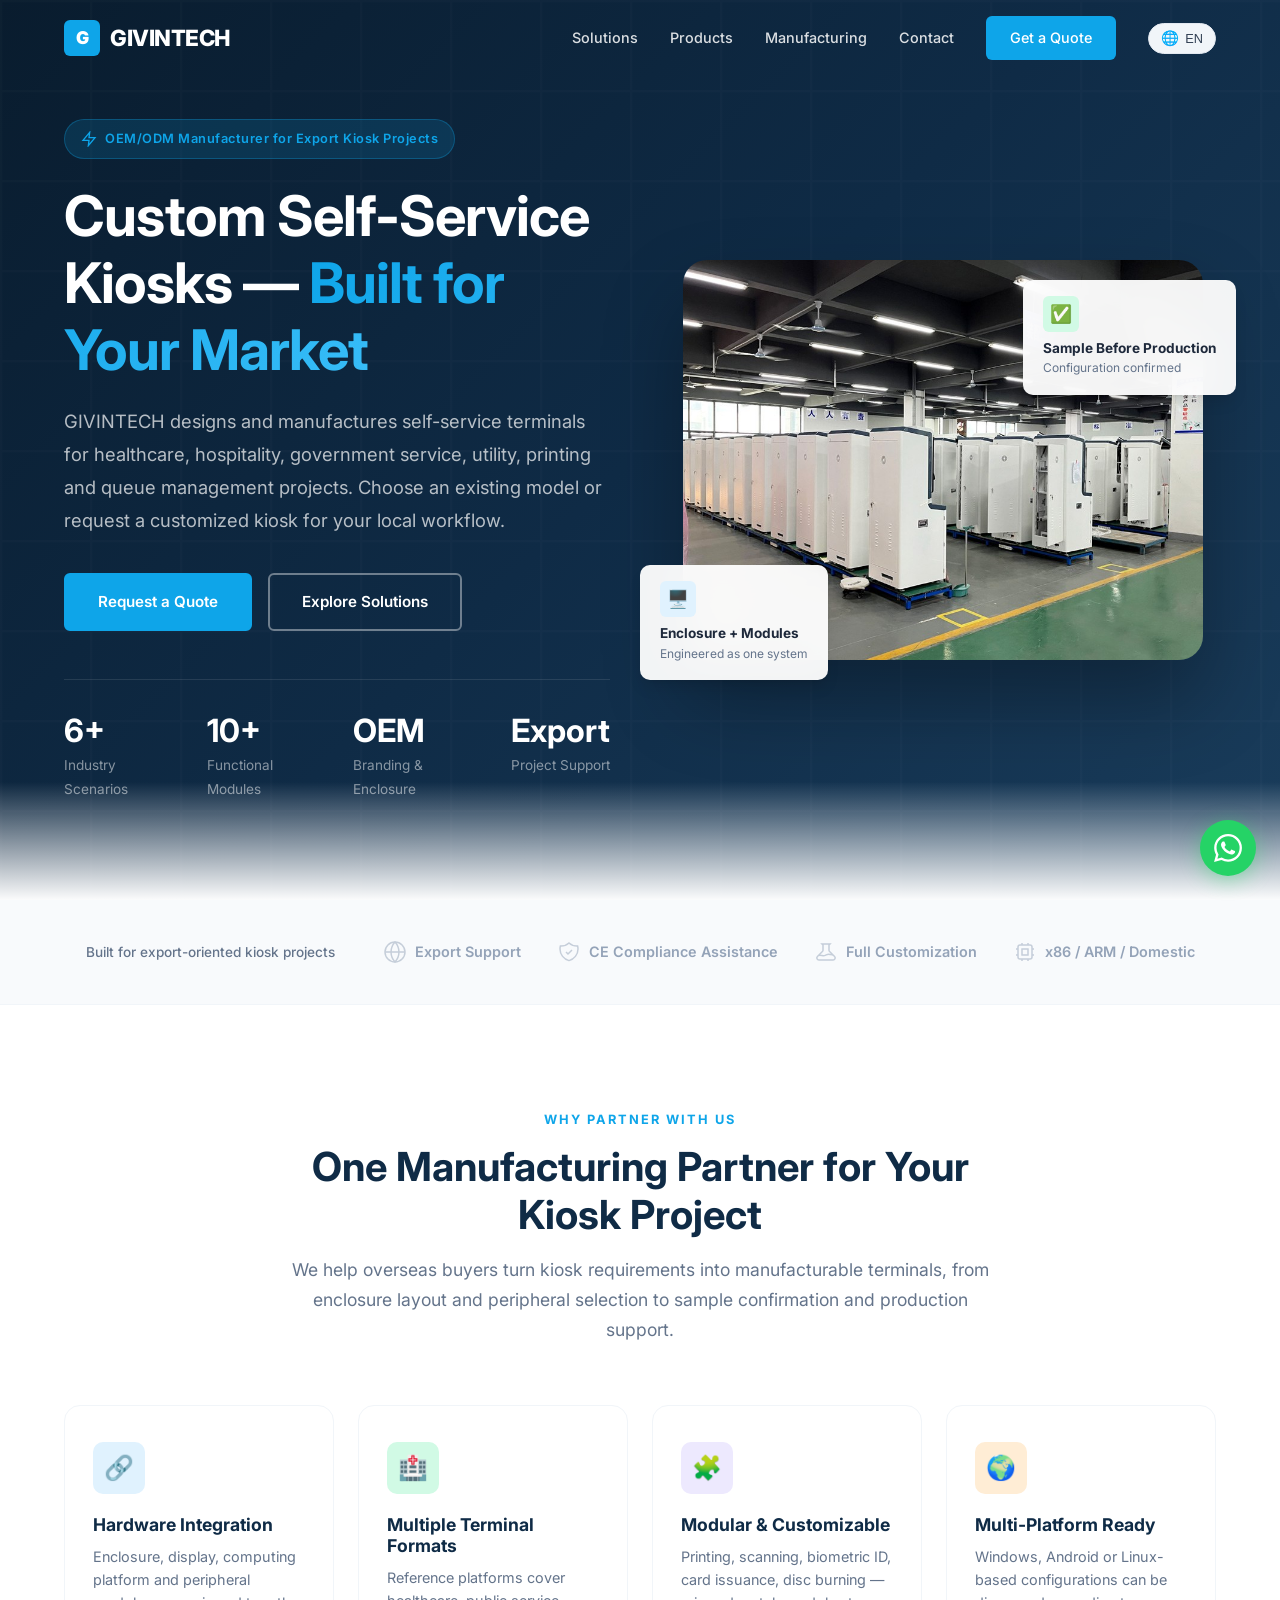
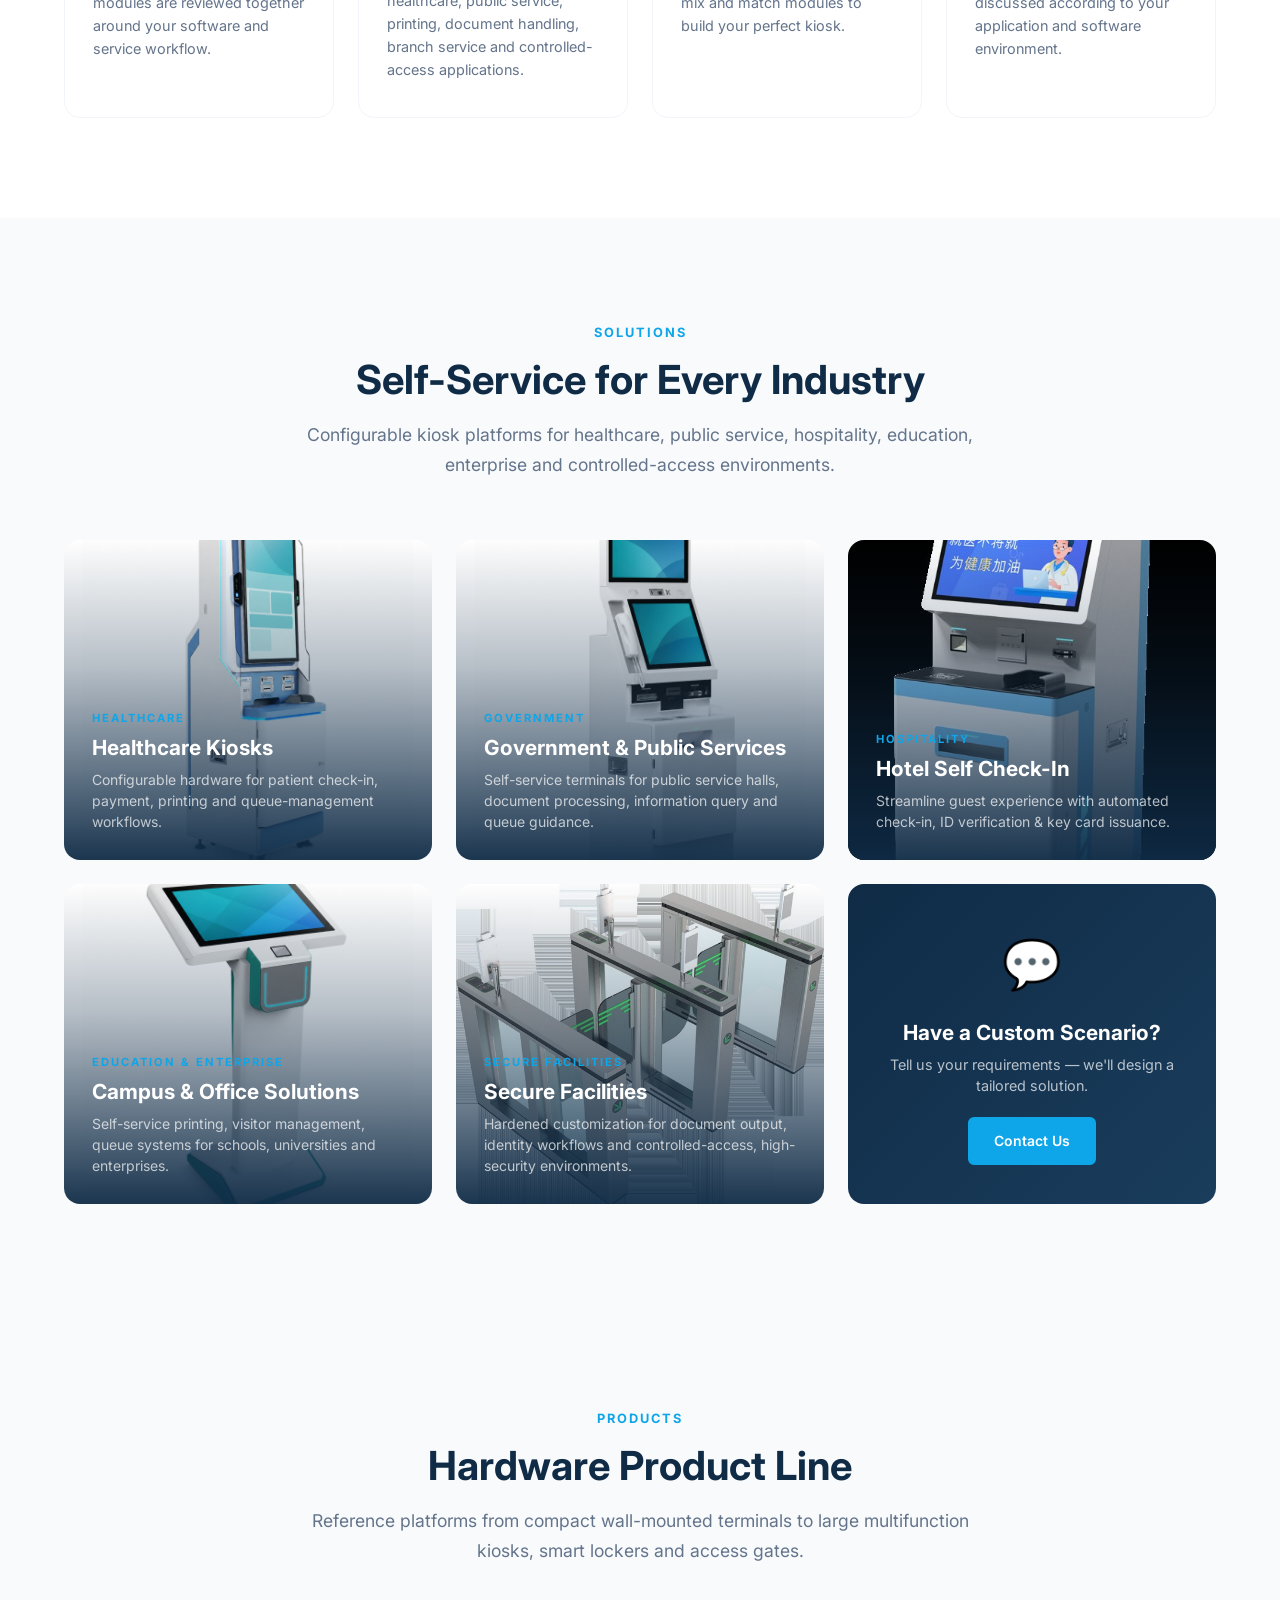
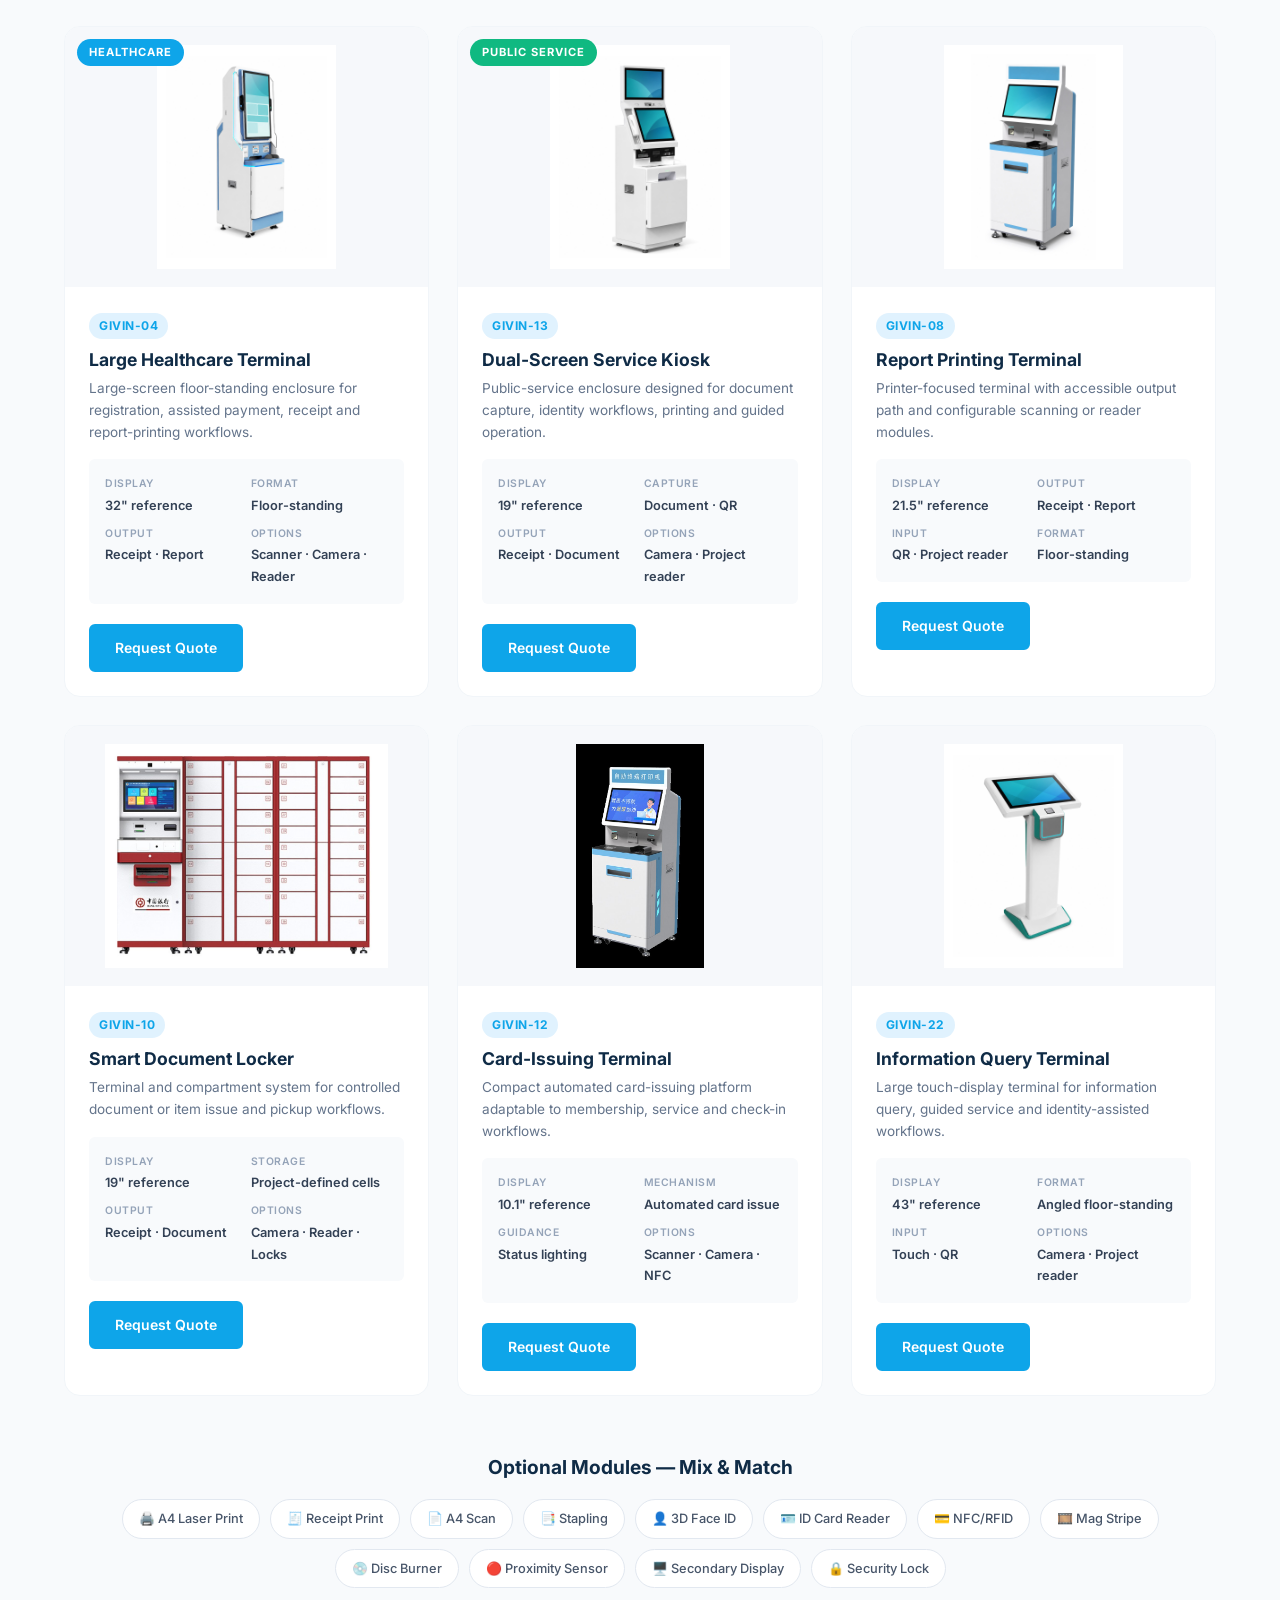
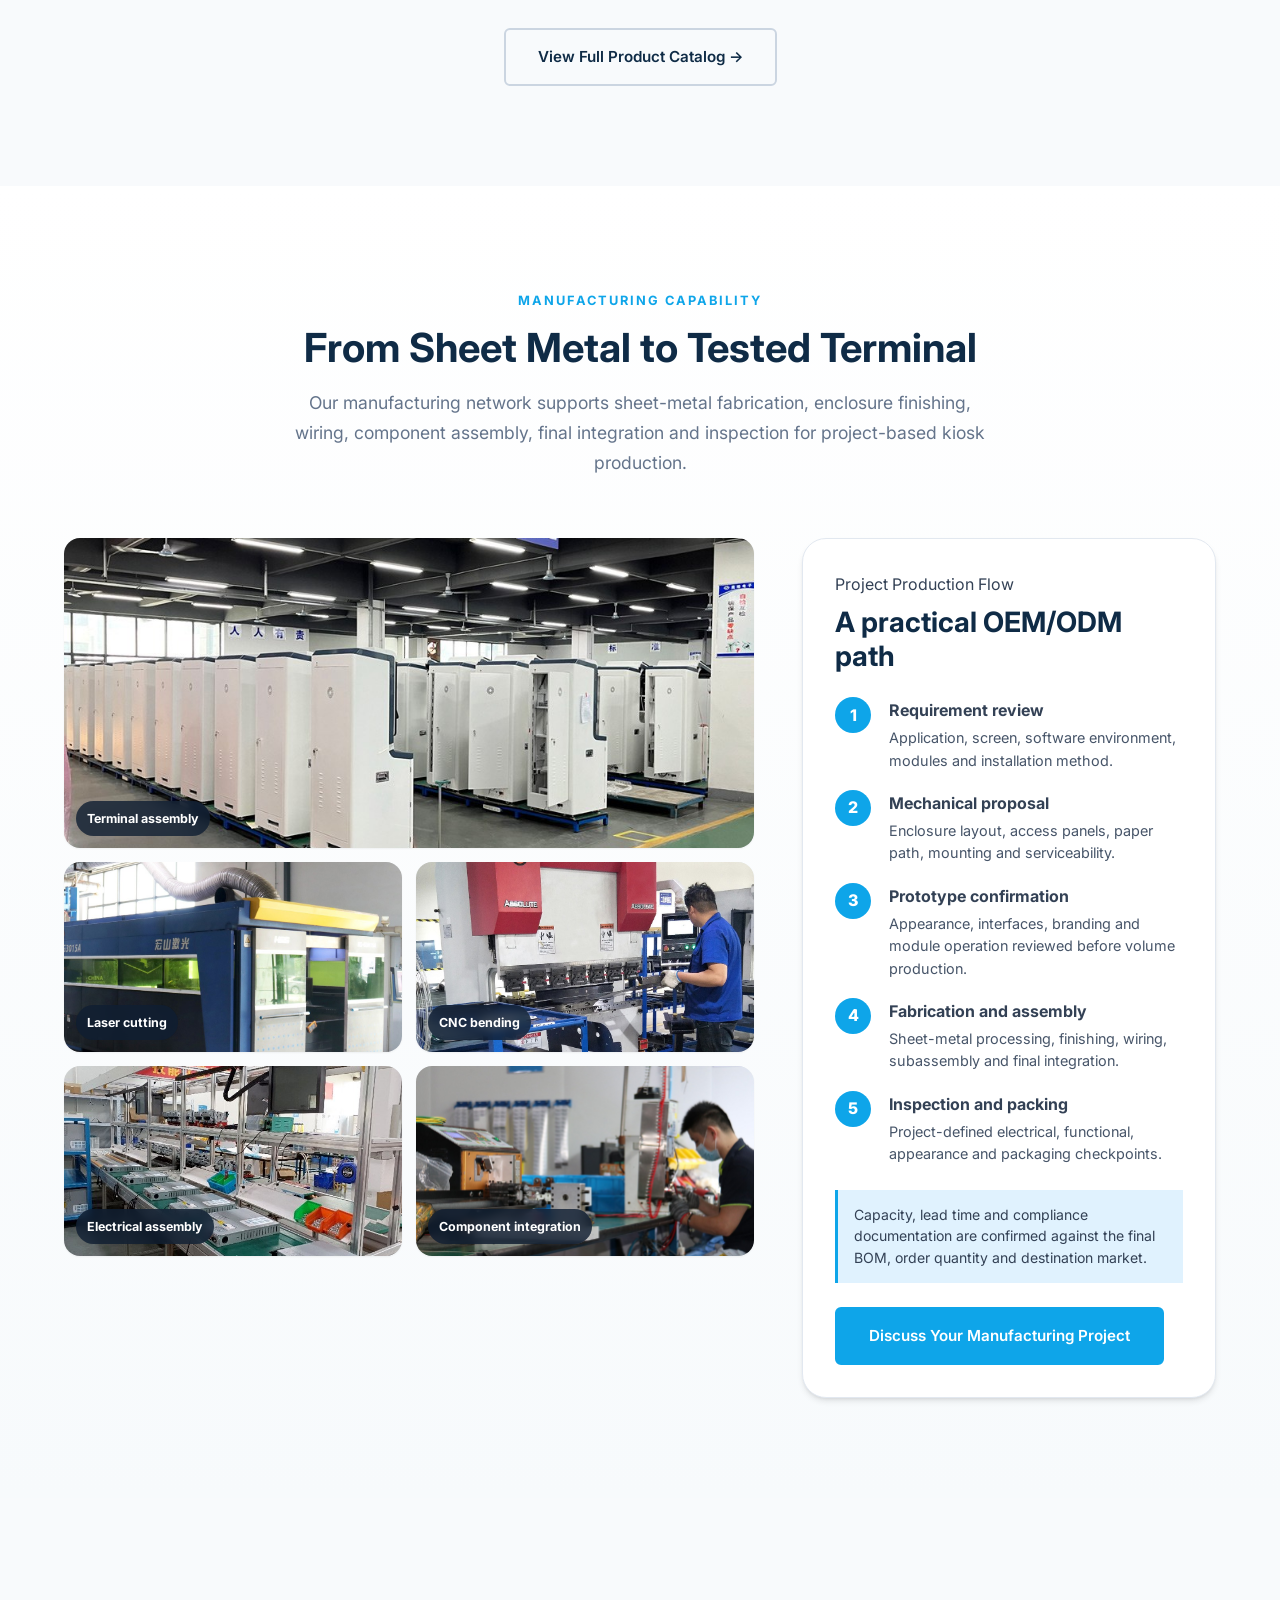
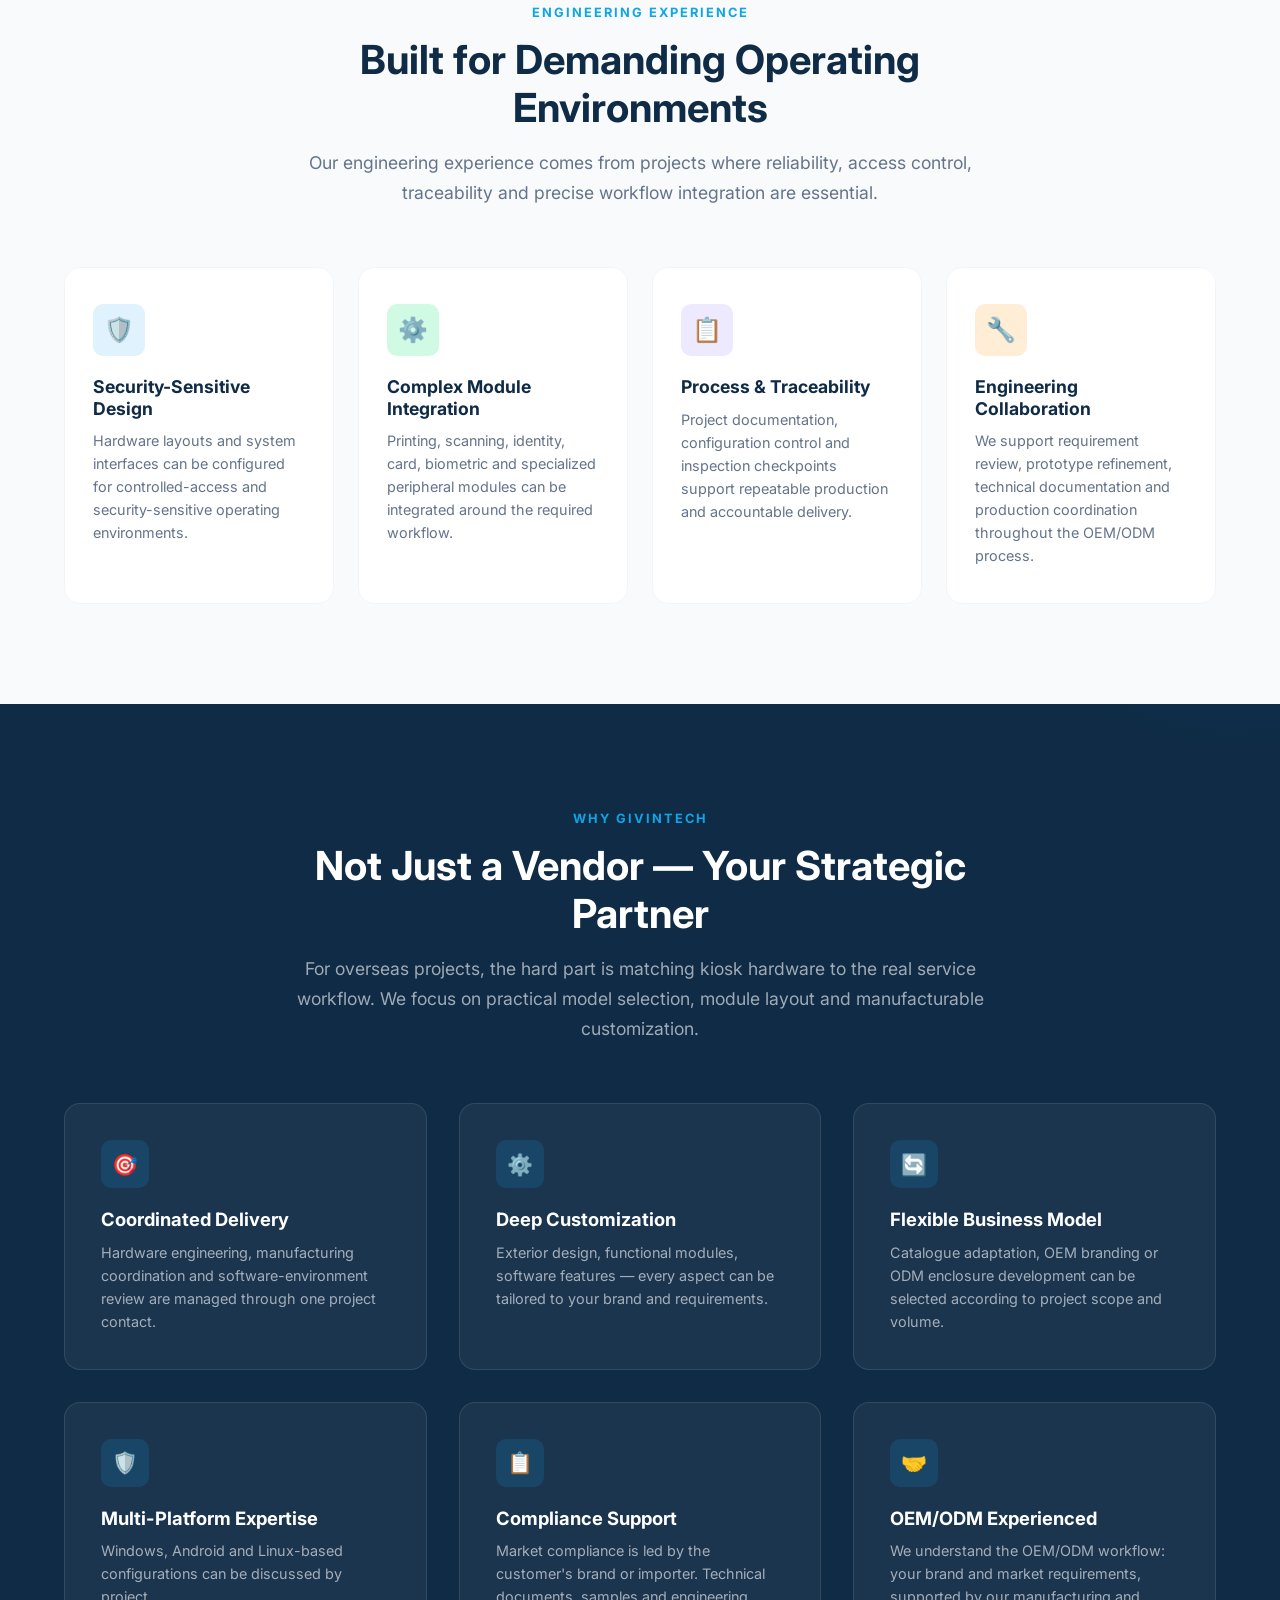
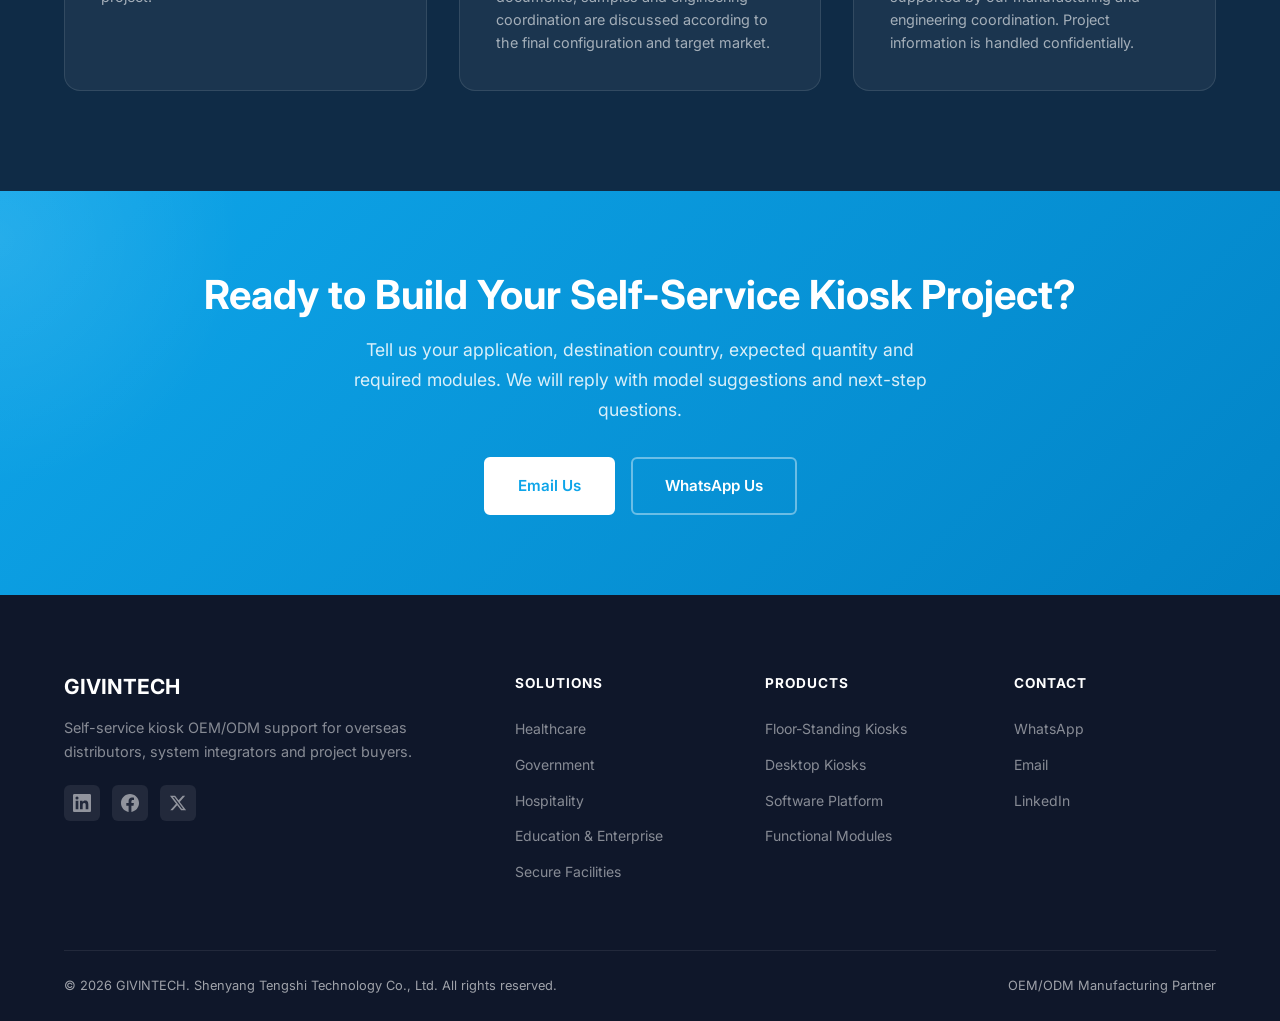
<file: index.html>
﻿<!DOCTYPE html>
<html lang="en">
<head>
  <meta charset="UTF-8">
  <meta name="viewport" content="width=device-width, initial-scale=1.0">
  <title>GIVINTECH — Self-Service Kiosk OEM/ODM Manufacturer</title>
  <meta name="description" content="Custom self-service kiosk manufacturing for healthcare, hospitality, government service, utility, printing and queue management projects. OEM/ODM support for overseas buyers.">
  <meta name="keywords" content="self-service kiosk manufacturer, self-service kiosk solutions, healthcare kiosk, government kiosk, hotel self check-in, OEM kiosk, ODM kiosk, custom self-service terminal">
  <link rel="canonical" href="https://givintech.com/">

  <!-- Open Graph -->
  <meta property="og:title" content="GIVINTECH — Self-Service Kiosk OEM/ODM Manufacturer">
  <meta property="og:description" content="Custom self-service kiosk manufacturing for overseas distributors, system integrators and project buyers.">
  <meta property="og:type" content="website">
  <meta property="og:url" content="https://givintech.com/">

  <script type="application/ld+json">
  {
    "@context": "https://schema.org",
    "@type": "Organization",
    "name": "GIVINTECH",
    "legalName": "Shenyang Tengshi Technology Co., Ltd.",
    "url": "https://givintech.com/",
    "logo": "https://givintech.com/images/givintech-logo.svg",
    "email": "sales@givintech.com",
    "contactPoint": {
      "@type": "ContactPoint",
      "contactType": "sales",
      "email": "sales@givintech.com",
      "availableLanguage": ["English", "Chinese"]
    }
  }
  </script>

  <!-- Fonts -->
  <link rel="preconnect" href="https://fonts.googleapis.com">
  <link rel="preconnect" href="https://fonts.gstatic.com" crossorigin>
  <link href="https://fonts.googleapis.com/css2?family=Inter:wght@400;500;600;700;800;900&display=swap" rel="stylesheet">

  <!-- Styles -->
  <link rel="stylesheet" href="css/style.css?v=20260825-2">

  <!-- Favicon -->
  <link rel="icon" type="image/svg+xml" href="data:image/svg+xml,<svg xmlns='http://www.w3.org/2000/svg' viewBox='0 0 32 32'><rect width='32' height='32' rx='6' fill='%230ea5e9'/><text x='50%25' y='55%25' dominant-baseline='middle' text-anchor='middle' fill='white' font-family='Arial' font-weight='900' font-size='18'>G</text></svg>">
</head>
<body>

  <!-- ========== NAVBAR ========== -->
  <nav class="navbar">
    <div class="container">
      <a href="/" class="navbar-logo">
        <div class="logo-icon">G</div>
        GIVINTECH
      </a>

      <div class="navbar-menu">
        <a href="#solutions" data-i18n="nav_solutions">Solutions</a>
        <a href="products.html" data-i18n="nav_products">Products</a>
        <a href="#manufacturing">Manufacturing</a>
        <a href="#contact" data-i18n="nav_contact">Contact</a>
        <a href="#contact" class="navbar-cta" data-i18n="nav_get_quote">Get a Quote</a>
        <div class="lang-switcher">
          <button class="lang-switcher-toggle" id="lang-toggle">
            <span class="globe-icon">🌐</span>
            <span id="lang-current">EN</span>
          </button>
          <div class="lang-switcher-dropdown" id="lang-switcher"></div>
        </div>
      </div>

      <div class="navbar-toggle">
        <span></span>
        <span></span>
        <span></span>
      </div>
    </div>
  </nav>

  <!-- ========== HERO ========== -->
  <section class="hero">
    <div class="container">
      <div class="hero-content">
        <div class="hero-badge">
          <svg viewBox="0 0 24 24" fill="none" stroke="currentColor" stroke-width="2"><path d="M13 2L3 14h9l-1 8 10-12h-9l1-8z"/></svg>
          OEM/ODM Manufacturer for Export Kiosk Projects
        </div>

        <h1>Custom Self-Service Kiosks — <span class="highlight">Built for Your Market</span></h1>

        <p class="hero-description">
          GIVINTECH designs and manufactures self-service terminals for healthcare, hospitality, government service, utility, printing and queue management projects. Choose an existing model or request a customized kiosk for your local workflow.
        </p>

        <div class="hero-buttons">
          <a href="#contact" class="btn btn-primary">Request a Quote</a>
          <a href="#solutions" class="btn btn-outline" data-i18n="hero_cta_primary">Explore Solutions</a>
        </div>

        <div class="hero-stats">
          <div class="hero-stat">
            <h3>6+</h3>
            <p>Industry Scenarios</p>
          </div>
          <div class="hero-stat">
            <h3>10+</h3>
            <p>Functional Modules</p>
          </div>
          <div class="hero-stat">
          <h3>OEM</h3>
            <p>Branding & Enclosure</p>
          </div>
          <div class="hero-stat">
            <h3>Export</h3>
            <p>Project Support</p>
          </div>
        </div>
      </div>

      <div class="hero-visual">
        <div class="hero-image-wrapper">
          <img src="images/partner/manufacturing/factory-terminal-production-unbranded.jpg" alt="Self-service terminal enclosures on an assembly floor within GIVINTECH's manufacturing network" loading="eager">
        </div>

        <div class="hero-float-card card-1">
          <div class="card-icon blue">🖥️</div>
          <h4>Enclosure + Modules</h4>
          <p>Engineered as one system</p>
        </div>

        <div class="hero-float-card card-2">
          <div class="card-icon green">✅</div>
          <h4>Sample Before Production</h4>
          <p>Configuration confirmed</p>
        </div>
      </div>
    </div>
  </section>

  <!-- ========== TRUST BAR ========== -->
  <section class="trust-bar">
    <div class="container">
      <span class="trust-bar-text">Built for export-oriented kiosk projects</span>
      <div class="trust-bar-items">
        <div class="trust-item">
          <svg viewBox="0 0 24 24" fill="none" stroke="currentColor" stroke-width="1.5"><circle cx="12" cy="12" r="10"/><path d="M2 12h20M12 2a15.3 15.3 0 0 1 4 10 15.3 15.3 0 0 1-4 10 15.3 15.3 0 0 1-4-10 15.3 15.3 0 0 1 4-10z"/></svg>
          Export Support
        </div>
        <div class="trust-item">
          <svg viewBox="0 0 24 24" fill="none" stroke="currentColor" stroke-width="1.5"><path d="M9 12l2 2 4-4m5.618-4.016A11.955 11.955 0 0112 2.944a11.955 11.955 0 01-8.618 3.04A12.02 12.02 0 003 9c0 5.591 3.824 10.29 9 11.622 5.176-1.332 9-6.03 9-11.622 0-1.042-.133-2.052-.382-3.016z"/></svg>
          CE Compliance Assistance
        </div>
        <div class="trust-item">
          <svg viewBox="0 0 24 24" fill="none" stroke="currentColor" stroke-width="1.5"><path d="M19.428 15.428a2 2 0 00-1.022-.547l-2.387-.477a6 6 0 00-3.86.517l-.318.158a6 6 0 01-3.86.517L6.05 15.21a2 2 0 00-1.806.547M8 4h8l-1 1v5.172a2 2 0 00.586 1.414l5 5c1.26 1.26.367 3.414-1.415 3.414H4.828c-1.782 0-2.674-2.154-1.414-3.414l5-5A2 2 0 009 10.172V5L8 4z"/></svg>
          Full Customization
        </div>
        <div class="trust-item">
          <svg viewBox="0 0 24 24" fill="none" stroke="currentColor" stroke-width="1.5"><path d="M9 3v2m6-2v2M9 19v2m6-2v2M5 9H3m2 6H3m18-6h-2m2 6h-2M7 19h10a2 2 0 002-2V7a2 2 0 00-2-2H7a2 2 0 00-2 2v10a2 2 0 002 2zM9 9h6v6H9V9z"/></svg>
          x86 / ARM / Domestic
        </div>
      </div>
    </div>
  </section>

  <!-- ========== CORE VALUE PROPS ========== -->
  <section class="section" id="features">
    <div class="container">
      <div class="section-header">
        <span class="label">Why Partner With Us</span>
        <h2>One Manufacturing Partner for Your Kiosk Project</h2>
        <p>We help overseas buyers turn kiosk requirements into manufacturable terminals, from enclosure layout and peripheral selection to sample confirmation and production support.</p>
      </div>

      <div class="features-grid">
        <div class="feature-card">
          <div class="feature-icon blue">🔗</div>
          <h3>Hardware Integration</h3>
          <p>Enclosure, display, computing platform and peripheral modules are reviewed together around your software and service workflow.</p>
        </div>

        <div class="feature-card">
          <div class="feature-icon green">🏥</div>
          <h3>Multiple Terminal Formats</h3>
          <p>Reference platforms cover healthcare, public service, printing, document handling, branch service and controlled-access applications.</p>
        </div>

        <div class="feature-card">
          <div class="feature-icon purple">🧩</div>
          <h3 data-i18n="feat2_title">Modular & Customizable</h3>
          <p>Printing, scanning, biometric ID, card issuance, disc burning — mix and match modules to build your perfect kiosk.</p>
        </div>

        <div class="feature-card">
          <div class="feature-icon orange">🌍</div>
          <h3 data-i18n="feat3_title">Multi-Platform Ready</h3>
          <p>Windows, Android or Linux-based configurations can be discussed according to your application and software environment.</p>
        </div>
      </div>
    </div>
  </section>

  <!-- ========== SOLUTIONS PREVIEW ========== -->
  <section class="section" id="solutions" style="background: var(--gray-50);">
    <div class="container">
      <div class="section-header">
        <span class="label" data-i18n="solutions_label">Solutions</span>
        <h2>Self-Service for Every Industry</h2>
        <p data-i18n="features_desc">Configurable kiosk platforms for healthcare, public service, hospitality, education, enterprise and controlled-access environments.</p>
      </div>

      <div class="solutions-grid">
        <a href="solutions/healthcare.html" class="solution-card">
          <img src="images/partner/print-ready/GIVIN-FLOOR-INTEHEL-HL-LC01C-01.jpg" alt="Floor-standing healthcare self-service kiosk" loading="lazy">
          <div class="solution-card-overlay">
            <span class="card-label">Healthcare</span>
            <h3>Healthcare Kiosks</h3>
            <p>Configurable hardware for patient check-in, payment, printing and queue-management workflows.</p>
          </div>
          <div class="card-arrow">
            <svg width="18" height="18" viewBox="0 0 24 24" fill="none" stroke="currentColor" stroke-width="2"><path d="M5 12h14M12 5l7 7-7 7"/></svg>
          </div>
        </a>

        <a href="solutions/government.html" class="solution-card">
          <img src="images/partner/print-ready/GIVIN-RETAIL-BJMGLZ-MGLZ-19-01.jpg" alt="Dual-screen government and public service kiosk" loading="lazy">
          <div class="solution-card-overlay">
            <span class="card-label">Government</span>
            <h3>Government & Public Services</h3>
            <p>Self-service terminals for public service halls, document processing, information query and queue guidance.</p>
          </div>
          <div class="card-arrow">
            <svg width="18" height="18" viewBox="0 0 24 24" fill="none" stroke="currentColor" stroke-width="2"><path d="M5 12h14M12 5l7 7-7 7"/></svg>
          </div>
        </a>

        <a href="solutions/hospitality.html" class="solution-card">
          <img src="images/partner/products/card-issuing-kiosk.jpg" alt="Card-issuing terminal adaptable for hotel self check-in" loading="lazy">
          <div class="solution-card-overlay">
            <span class="card-label">Hospitality</span>
            <h3>Hotel Self Check-In</h3>
            <p>Streamline guest experience with automated check-in, ID verification & key card issuance.</p>
          </div>
          <div class="card-arrow">
            <svg width="18" height="18" viewBox="0 0 24 24" fill="none" stroke="currentColor" stroke-width="2"><path d="M5 12h14M12 5l7 7-7 7"/></svg>
          </div>
        </a>

        <a href="solutions/education-enterprise.html" class="solution-card">
          <img src="images/partner/print-ready/GIVIN-QUEUE-INTEHEL-L07-01.jpg" alt="Information query terminal for campus and enterprise service" loading="lazy">
          <div class="solution-card-overlay">
            <span class="card-label">Education & Enterprise</span>
            <h3>Campus & Office Solutions</h3>
            <p>Self-service printing, visitor management, queue systems for schools, universities and enterprises.</p>
          </div>
          <div class="card-arrow">
            <svg width="18" height="18" viewBox="0 0 24 24" fill="none" stroke="currentColor" stroke-width="2"><path d="M5 12h14M12 5l7 7-7 7"/></svg>
          </div>
        </a>

        <a href="solutions/defense.html" class="solution-card">
          <img src="images/partner/products/pedestrian-gate.jpg" alt="Configurable pedestrian access gate for controlled facilities" loading="lazy">
          <div class="solution-card-overlay">
            <span class="card-label">Secure Facilities</span>
            <h3>Secure Facilities</h3>
            <p>Hardened customization for document output, identity workflows and controlled-access, high-security environments.</p>
          </div>
          <div class="card-arrow">
            <svg width="18" height="18" viewBox="0 0 24 24" fill="none" stroke="currentColor" stroke-width="2"><path d="M5 12h14M12 5l7 7-7 7"/></svg>
          </div>
        </a>

        <a href="#contact" class="solution-card" style="background: linear-gradient(135deg, var(--primary) 0%, var(--primary-light) 100%); display: flex; align-items: center; justify-content: center;">
          <div style="text-align: center; padding: 40px;">
            <div style="font-size: 3rem; margin-bottom: 16px;">💬</div>
            <h3 style="color: var(--white); margin-bottom: 8px;">Have a Custom Scenario?</h3>
            <p style="color: rgba(255,255,255,0.7); font-size: 0.9rem;">Tell us your requirements — we'll design a tailored solution.</p>
            <div style="margin-top: 20px;">
              <span class="btn btn-primary btn-sm">Contact Us</span>
            </div>
          </div>
        </a>
      </div>
    </div>
  </section>

  <!-- ========== PRODUCTS ========== -->
  <section class="section products-section" id="products">
    <div class="container">
      <div class="section-header">
        <span class="label" data-i18n="products_label">Products</span>
        <h2 data-i18n="products_title">Hardware Product Line</h2>
        <p>Reference platforms from compact wall-mounted terminals to large multifunction kiosks, smart lockers and access gates.</p>
      </div>

      <!-- Product Grid -->
      <div class="product-catalog">

        <!-- GIVIN-04 -->
        <div class="product-catalog-item">
          <div class="product-catalog-image">
            <img src="images/partner/print-ready/GIVIN-FLOOR-INTEHEL-HL-LC01C-01.jpg" alt="GIVIN-04 large healthcare multifunction kiosk" loading="lazy">
            <span class="product-catalog-badge">Healthcare</span>
          </div>
          <div class="product-catalog-info">
            <div class="product-catalog-model">GIVIN-04</div>
            <h3>Large Healthcare Terminal</h3>
            <p>Large-screen floor-standing enclosure for registration, assisted payment, receipt and report-printing workflows.</p>
            <div class="product-catalog-specs">
              <div class="spec-item"><span class="spec-label">Display</span><span class="spec-value">32" reference</span></div>
              <div class="spec-item"><span class="spec-label">Format</span><span class="spec-value">Floor-standing</span></div>
              <div class="spec-item"><span class="spec-label">Output</span><span class="spec-value">Receipt · Report</span></div>
              <div class="spec-item"><span class="spec-label">Options</span><span class="spec-value">Scanner · Camera · Reader</span></div>
            </div>
            <a href="#contact" class="btn btn-primary btn-sm">Request Quote</a>
          </div>
        </div>

        <!-- GIVIN-13 -->
        <div class="product-catalog-item">
          <div class="product-catalog-image">
            <img src="images/partner/print-ready/GIVIN-RETAIL-BJMGLZ-MGLZ-19-01.jpg" alt="GIVIN-13 dual-screen public service kiosk" loading="lazy">
            <span class="product-catalog-badge best-seller">Public Service</span>
          </div>
          <div class="product-catalog-info">
            <div class="product-catalog-model">GIVIN-13</div>
            <h3>Dual-Screen Service Kiosk</h3>
            <p>Public-service enclosure designed for document capture, identity workflows, printing and guided operation.</p>
            <div class="product-catalog-specs">
              <div class="spec-item"><span class="spec-label">Display</span><span class="spec-value">19" reference</span></div>
              <div class="spec-item"><span class="spec-label">Capture</span><span class="spec-value">Document · QR</span></div>
              <div class="spec-item"><span class="spec-label">Output</span><span class="spec-value">Receipt · Document</span></div>
              <div class="spec-item"><span class="spec-label">Options</span><span class="spec-value">Camera · Project reader</span></div>
            </div>
            <a href="#contact" class="btn btn-primary btn-sm">Request Quote</a>
          </div>
        </div>

        <!-- GIVIN-08 -->
        <div class="product-catalog-item">
          <div class="product-catalog-image">
            <img src="images/partner/print-ready/GIVIN-PRINT-BJMGLZ-MGLZ-08-01.jpg" alt="GIVIN-08 report printing terminal" loading="lazy">
          </div>
          <div class="product-catalog-info">
            <div class="product-catalog-model">GIVIN-08</div>
            <h3>Report Printing Terminal</h3>
            <p>Printer-focused terminal with accessible output path and configurable scanning or reader modules.</p>
            <div class="product-catalog-specs">
              <div class="spec-item"><span class="spec-label">Display</span><span class="spec-value">21.5" reference</span></div>
              <div class="spec-item"><span class="spec-label">Output</span><span class="spec-value">Receipt · Report</span></div>
              <div class="spec-item"><span class="spec-label">Input</span><span class="spec-value">QR · Project reader</span></div>
              <div class="spec-item"><span class="spec-label">Format</span><span class="spec-value">Floor-standing</span></div>
            </div>
            <a href="#contact" class="btn btn-primary btn-sm">Request Quote</a>
          </div>
        </div>

        <!-- GIVIN-10 -->
        <div class="product-catalog-item">
          <div class="product-catalog-image">
            <img src="images/partner/products/smart-document-locker.jpg" alt="GIVIN-10 smart document locker" loading="lazy">
          </div>
          <div class="product-catalog-info">
            <div class="product-catalog-model">GIVIN-10</div>
            <h3>Smart Document Locker</h3>
            <p>Terminal and compartment system for controlled document or item issue and pickup workflows.</p>
            <div class="product-catalog-specs">
              <div class="spec-item"><span class="spec-label">Display</span><span class="spec-value">19" reference</span></div>
              <div class="spec-item"><span class="spec-label">Storage</span><span class="spec-value">Project-defined cells</span></div>
              <div class="spec-item"><span class="spec-label">Output</span><span class="spec-value">Receipt · Document</span></div>
              <div class="spec-item"><span class="spec-label">Options</span><span class="spec-value">Camera · Reader · Locks</span></div>
            </div>
            <a href="#contact" class="btn btn-primary btn-sm">Request Quote</a>
          </div>
        </div>

        <!-- GIVIN-12 -->
        <div class="product-catalog-item">
          <div class="product-catalog-image">
            <img src="images/partner/products/card-issuing-kiosk.jpg" alt="GIVIN-12 card issuing terminal" loading="lazy">
          </div>
          <div class="product-catalog-info">
            <div class="product-catalog-model">GIVIN-12</div>
            <h3>Card-Issuing Terminal</h3>
            <p>Compact automated card-issuing platform adaptable to membership, service and check-in workflows.</p>
            <div class="product-catalog-specs">
              <div class="spec-item"><span class="spec-label">Display</span><span class="spec-value">10.1" reference</span></div>
              <div class="spec-item"><span class="spec-label">Mechanism</span><span class="spec-value">Automated card issue</span></div>
              <div class="spec-item"><span class="spec-label">Guidance</span><span class="spec-value">Status lighting</span></div>
              <div class="spec-item"><span class="spec-label">Options</span><span class="spec-value">Scanner · Camera · NFC</span></div>
            </div>
            <a href="#contact" class="btn btn-primary btn-sm">Request Quote</a>
          </div>
        </div>

        <!-- GIVIN-22 -->
        <div class="product-catalog-item">
          <div class="product-catalog-image">
            <img src="images/partner/print-ready/GIVIN-QUEUE-INTEHEL-L07-01.jpg" alt="GIVIN-22 information query terminal" loading="lazy">
          </div>
          <div class="product-catalog-info">
            <div class="product-catalog-model">GIVIN-22</div>
            <h3>Information Query Terminal</h3>
            <p>Large touch-display terminal for information query, guided service and identity-assisted workflows.</p>
            <div class="product-catalog-specs">
              <div class="spec-item"><span class="spec-label">Display</span><span class="spec-value">43" reference</span></div>
              <div class="spec-item"><span class="spec-label">Format</span><span class="spec-value">Angled floor-standing</span></div>
              <div class="spec-item"><span class="spec-label">Input</span><span class="spec-value">Touch · QR</span></div>
              <div class="spec-item"><span class="spec-label">Options</span><span class="spec-value">Camera · Project reader</span></div>
            </div>
            <a href="#contact" class="btn btn-primary btn-sm">Request Quote</a>
          </div>
        </div>

      </div>

      <!-- Module Summary -->
      <div class="module-summary">
        <h3 data-i18n="modules_title">Optional Modules — Mix & Match</h3>
        <div class="module-tags">
          <span class="module-tag">🖨️ A4 Laser Print</span>
          <span class="module-tag">🧾 Receipt Print</span>
          <span class="module-tag">📄 A4 Scan</span>
          <span class="module-tag">📑 Stapling</span>
          <span class="module-tag">👤 3D Face ID</span>
          <span class="module-tag">🪪 ID Card Reader</span>
          <span class="module-tag">💳 NFC/RFID</span>
          <span class="module-tag">🎞️ Mag Stripe</span>
          <span class="module-tag">💿 Disc Burner</span>
          <span class="module-tag">🔴 Proximity Sensor</span>
          <span class="module-tag">🖥️ Secondary Display</span>
          <span class="module-tag">🔒 Security Lock</span>
        </div>
      </div>

      <div class="text-center mt-40">
        <a href="products.html" class="btn btn-outline-dark">View Full Product Catalog →</a>
      </div>
    </div>
  </section>

  <!-- ========== MANUFACTURING NETWORK ========== -->
  <section class="section manufacturing-section" id="manufacturing">
    <div class="container">
      <div class="section-header">
        <span class="label">Manufacturing Capability</span>
        <h2>From Sheet Metal to Tested Terminal</h2>
        <p>Our manufacturing network supports sheet-metal fabrication, enclosure finishing, wiring, component assembly, final integration and inspection for project-based kiosk production.</p>
      </div>
      <div class="manufacturing-layout">
        <div class="manufacturing-gallery">
          <figure class="manufacturing-photo manufacturing-photo-wide"><img src="images/partner/manufacturing/factory-terminal-production-unbranded.jpg" alt="Self-service terminal enclosures in final assembly" loading="lazy"><figcaption>Terminal assembly</figcaption></figure>
          <figure class="manufacturing-photo"><img src="images/partner/manufacturing/factory-laser-cutting.jpg" alt="Laser cutting equipment for kiosk sheet-metal parts" loading="lazy"><figcaption>Laser cutting</figcaption></figure>
          <figure class="manufacturing-photo"><img src="images/partner/manufacturing/factory-cnc-bending.jpg" alt="CNC bending operation for terminal enclosures" loading="lazy"><figcaption>CNC bending</figcaption></figure>
          <figure class="manufacturing-photo"><img src="images/partner/manufacturing/factory-wiring-assembly.jpg" alt="Electrical wiring and subassembly workbench" loading="lazy"><figcaption>Electrical assembly</figcaption></figure>
          <figure class="manufacturing-photo"><img src="images/partner/manufacturing/factory-component-assembly.jpg" alt="Self-service kiosk component assembly workstation" loading="lazy"><figcaption>Component integration</figcaption></figure>
        </div>
        <div class="manufacturing-copy">
          <span class="label">Project Production Flow</span>
          <h3>A practical OEM/ODM path</h3>
          <ol class="manufacturing-steps">
            <li><strong>Requirement review</strong><span>Application, screen, software environment, modules and installation method.</span></li>
            <li><strong>Mechanical proposal</strong><span>Enclosure layout, access panels, paper path, mounting and serviceability.</span></li>
            <li><strong>Prototype confirmation</strong><span>Appearance, interfaces, branding and module operation reviewed before volume production.</span></li>
            <li><strong>Fabrication and assembly</strong><span>Sheet-metal processing, finishing, wiring, subassembly and final integration.</span></li>
            <li><strong>Inspection and packing</strong><span>Project-defined electrical, functional, appearance and packaging checkpoints.</span></li>
          </ol>
          <p class="manufacturing-note">Capacity, lead time and compliance documentation are confirmed against the final BOM, order quantity and destination market.</p>
          <a href="#contact" class="btn btn-primary">Discuss Your Manufacturing Project</a>
        </div>
      </div>
    </div>
  </section>

  <!-- ========== ENGINEERING EXPERIENCE ========== -->
  <section class="section" aria-labelledby="engineering-experience-title" style="background: var(--gray-50);">
    <div class="container">
      <div class="section-header">
        <span class="label">Engineering Experience</span>
        <h2 id="engineering-experience-title">Built for Demanding Operating Environments</h2>
        <p>Our engineering experience comes from projects where reliability, access control, traceability and precise workflow integration are essential.</p>
      </div>
      <div class="features-grid">
        <div class="feature-card"><div class="feature-icon blue">🛡️</div><h3>Security-Sensitive Design</h3><p>Hardware layouts and system interfaces can be configured for controlled-access and security-sensitive operating environments.</p></div>
        <div class="feature-card"><div class="feature-icon green">⚙️</div><h3>Complex Module Integration</h3><p>Printing, scanning, identity, card, biometric and specialized peripheral modules can be integrated around the required workflow.</p></div>
        <div class="feature-card"><div class="feature-icon purple">📋</div><h3>Process & Traceability</h3><p>Project documentation, configuration control and inspection checkpoints support repeatable production and accountable delivery.</p></div>
        <div class="feature-card"><div class="feature-icon orange">🔧</div><h3>Engineering Collaboration</h3><p>We support requirement review, prototype refinement, technical documentation and production coordination throughout the OEM/ODM process.</p></div>
      </div>
    </div>
  </section>

  <!-- ========== WHY GIVINTECH ========== -->
  <section class="section why-section" id="why">
    <div class="container">
      <div class="section-header">
        <span class="label" data-i18n="features_label">Why GIVINTECH</span>
        <h2>Not Just a Vendor — Your Strategic Partner</h2>
        <p>For overseas projects, the hard part is matching kiosk hardware to the real service workflow. We focus on practical model selection, module layout and manufacturable customization.</p>
      </div>

      <div class="why-grid">
        <div class="why-card">
          <div class="why-card-icon">🎯</div>
          <h3>Coordinated Delivery</h3>
          <p>Hardware engineering, manufacturing coordination and software-environment review are managed through one project contact.</p>
        </div>

        <div class="why-card">
          <div class="why-card-icon">⚙️</div>
          <h3>Deep Customization</h3>
          <p>Exterior design, functional modules, software features — every aspect can be tailored to your brand and requirements.</p>
        </div>

        <div class="why-card">
          <div class="why-card-icon">🔄</div>
          <h3>Flexible Business Model</h3>
          <p>Catalogue adaptation, OEM branding or ODM enclosure development can be selected according to project scope and volume.</p>
        </div>

        <div class="why-card">
          <div class="why-card-icon">🛡️</div>
          <h3>Multi-Platform Expertise</h3>
          <p>Windows, Android and Linux-based configurations can be discussed by project.</p>
        </div>

        <div class="why-card">
          <div class="why-card-icon">📋</div>
          <h3>Compliance Support</h3>
          <p>Market compliance is led by the customer's brand or importer. Technical documents, samples and engineering coordination are discussed according to the final configuration and target market.</p>
        </div>

        <div class="why-card">
          <div class="why-card-icon">🤝</div>
          <h3>OEM/ODM Experienced</h3>
          <p>We understand the OEM/ODM workflow: your brand and market requirements, supported by our manufacturing and engineering coordination. Project information is handled confidentially.</p>
        </div>
      </div>
    </div>
  </section>

  <!-- ========== CTA ========== -->
  <section class="cta-section" id="contact">
    <div class="container">
      <h2 data-i18n="cta_title">Ready to Build Your Self-Service Solution?</h2>
      <p>Tell us your application, destination country, expected quantity and required modules. We will reply with model suggestions and next-step questions.</p>
      <div class="cta-buttons">
        <a href="mailto:sales@givintech.com" class="btn btn-white" data-i18n="cta_email">Email Us</a>
        <a href="https://wa.me/8615553874668" target="_blank" class="btn btn-ghost" data-i18n="cta_whatsapp">WhatsApp Us</a>
      </div>
    </div>
  </section>

  <!-- ========== FOOTER ========== -->
  <footer class="footer">
    <div class="container">
      <div class="footer-grid">
        <div class="footer-brand">
          <h3>GIVINTECH</h3>
          <p>Self-service kiosk OEM/ODM support for overseas distributors, system integrators and project buyers.</p>
          <div class="footer-social">
            <a href="https://www.linkedin.com/company/givintech/" aria-label="GIVINTECH on LinkedIn" target="_blank" rel="noopener noreferrer">
              <svg width="18" height="18" viewBox="0 0 24 24" fill="currentColor"><path d="M20.447 20.452h-3.554v-5.569c0-1.328-.027-3.037-1.852-3.037-1.853 0-2.136 1.445-2.136 2.939v5.667H9.351V9h3.414v1.561h.046c.477-.9 1.637-1.85 3.37-1.85 3.601 0 4.267 2.37 4.267 5.455v6.286zM5.337 7.433a2.062 2.062 0 01-2.063-2.065 2.064 2.064 0 112.063 2.065zm1.782 13.019H3.555V9h3.564v11.452zM22.225 0H1.771C.792 0 0 .774 0 1.729v20.542C0 23.227.792 24 1.771 24h20.451C23.2 24 24 23.227 24 22.271V1.729C24 .774 23.2 0 22.222 0h.003z"/></svg>
            </a>
            <a href="https://www.facebook.com/Givintech" aria-label="GIVINTECH on Facebook" target="_blank" rel="noopener noreferrer">
              <svg width="18" height="18" viewBox="0 0 24 24" fill="currentColor"><path d="M24 12.073c0-6.627-5.373-12-12-12s-12 5.373-12 12c0 5.99 4.388 10.954 10.125 11.854v-8.385H7.078v-3.47h3.047V9.43c0-3.007 1.792-4.669 4.533-4.669 1.312 0 2.686.235 2.686.235v2.953H15.83c-1.491 0-1.956.925-1.956 1.874v2.25h3.328l-.532 3.47h-2.796v8.385C19.612 23.027 24 18.062 24 12.073z"/></svg>
            </a>
            <a href="https://x.com/givintech" aria-label="GIVINTECH on X" target="_blank" rel="noopener noreferrer">
              <svg width="18" height="18" viewBox="0 0 24 24" fill="currentColor"><path d="M18.244 2.25h3.308l-7.227 8.26 8.502 11.24H16.17l-5.214-6.817L4.99 21.75H1.68l7.73-8.835L1.254 2.25H8.08l4.713 6.231zm-1.161 17.52h1.833L7.084 4.126H5.117z"/></svg>
            </a>
          </div>
        </div>

        <div class="footer-column">
          <h4 data-i18n="footer_solutions">Solutions</h4>
          <a href="solutions/healthcare.html">Healthcare</a>
          <a href="solutions/government.html">Government</a>
          <a href="solutions/hospitality.html">Hospitality</a>
          <a href="solutions/education-enterprise.html">Education & Enterprise</a>
          <a href="solutions/defense.html">Secure Facilities</a>
        </div>

        <div class="footer-column">
          <h4>Products</h4>
          <a href="products.html" data-i18n="footer_floor">Floor-Standing Kiosks</a>
          <a href="products.html" data-i18n="footer_desktop">Desktop Kiosks</a>
          <a href="products.html" data-i18n="footer_software">Software Platform</a>
          <a href="products.html">Functional Modules</a>
        </div>

        <div class="footer-column">
          <h4>Contact</h4>
          <a href="https://wa.me/8615553874668" target="_blank">WhatsApp</a>
          <a href="mailto:sales@givintech.com">Email</a>
          <a href="#">LinkedIn</a>
        </div>
      </div>

      <div class="footer-bottom">
        <span data-i18n="footer_copyright">© 2026 GIVINTECH. Shenyang Tengshi Technology Co., Ltd. All rights reserved.</span>
        <span data-i18n="footer_partner">OEM/ODM Manufacturing Partner</span>
      </div>
    </div>
  </footer>

  <!-- WhatsApp Float -->
  <a href="https://wa.me/8615553874668" target="_blank" class="whatsapp-float" aria-label="Chat on WhatsApp">
    <svg viewBox="0 0 24 24"><path d="M17.472 14.382c-.297-.149-1.758-.867-2.03-.967-.273-.099-.471-.148-.67.15-.197.297-.767.966-.94 1.164-.173.199-.347.223-.644.075-.297-.15-1.255-.463-2.39-1.475-.883-.788-1.48-1.761-1.653-2.059-.173-.297-.018-.458.13-.606.134-.133.298-.347.446-.52.149-.174.198-.298.298-.497.099-.198.05-.371-.025-.52-.075-.149-.669-1.612-.916-2.207-.242-.579-.487-.5-.669-.51-.173-.008-.371-.01-.57-.01-.198 0-.52.074-.792.372-.272.297-1.04 1.016-1.04 2.479 0 1.462 1.065 2.875 1.213 3.074.149.198 2.096 3.2 5.077 4.487.709.306 1.262.489 1.694.625.712.227 1.36.195 1.871.118.571-.085 1.758-.719 2.006-1.413.248-.694.248-1.289.173-1.413-.074-.124-.272-.198-.57-.347m-5.421 7.403h-.004a9.87 9.87 0 01-5.031-1.378l-.361-.214-3.741.982.998-3.648-.235-.374a9.86 9.86 0 01-1.51-5.26c.001-5.45 4.436-9.884 9.888-9.884 2.64 0 5.122 1.03 6.988 2.898a9.825 9.825 0 012.893 6.994c-.003 5.45-4.437 9.884-9.885 9.884m8.413-18.297A11.815 11.815 0 0012.05 0C5.495 0 .16 5.335.157 11.892c0 2.096.547 4.142 1.588 5.945L.057 24l6.305-1.654a11.882 11.882 0 005.683 1.448h.005c6.554 0 11.89-5.335 11.893-11.893a11.821 11.821 0 00-3.48-8.413z"/></svg>
  </a>

  <!-- Scripts -->
  <script src="js/i18n.js"></script>
  <script src="js/main.js"></script>
<script type="module" src="https://static.cloudflareinsights.com/beacon.min.js/v4513226cdae34746b4dedf0b4dfa099e1781791509496" integrity="sha512-ZE9pZaUXND66v380QUtch/5sE9tPFh2zg45pR2PB0CVkCtOREv2AJKkSidISWkysEuQ0EH8faUU5du78bx87UQ==" data-cf-beacon='{"version":"2024.11.0","token":"3adb7de39d9841b59340beb67f77b247","r":1}' crossorigin="anonymous"></script>
</body>
</html>
</file>
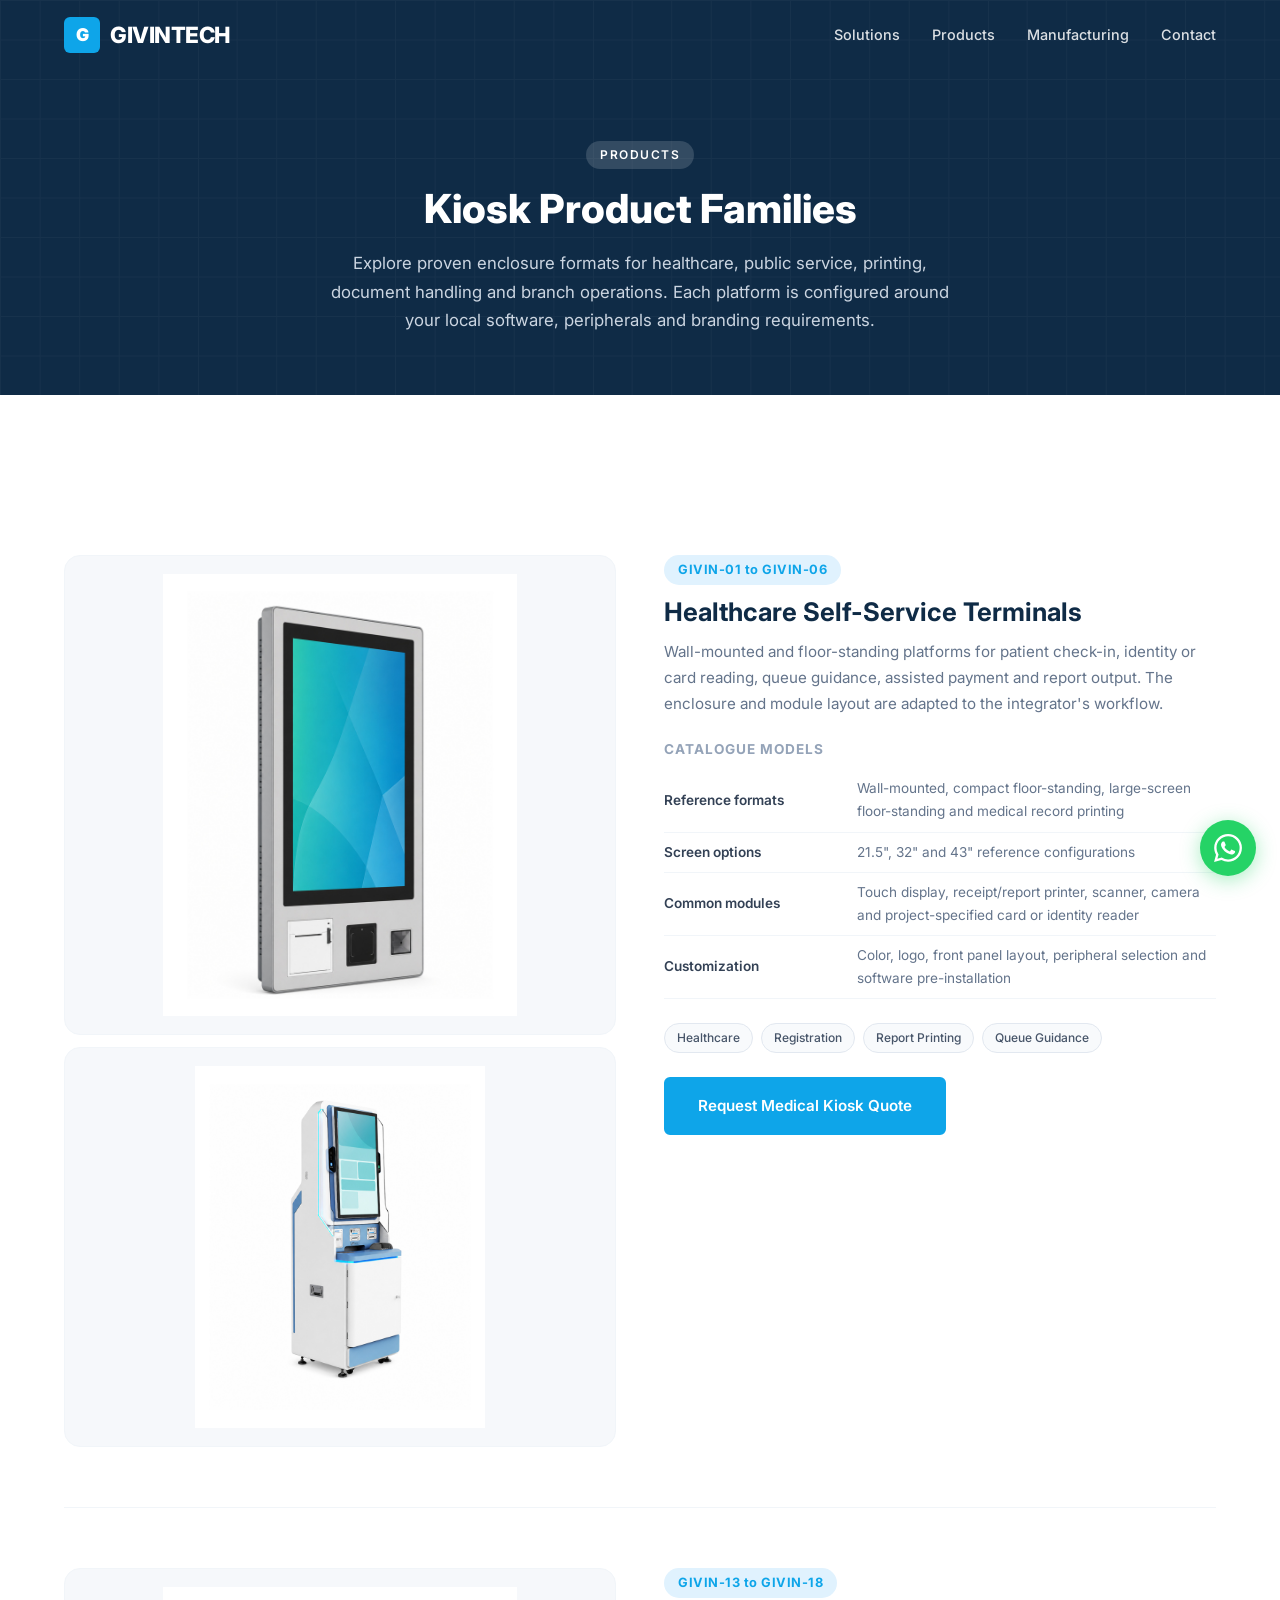
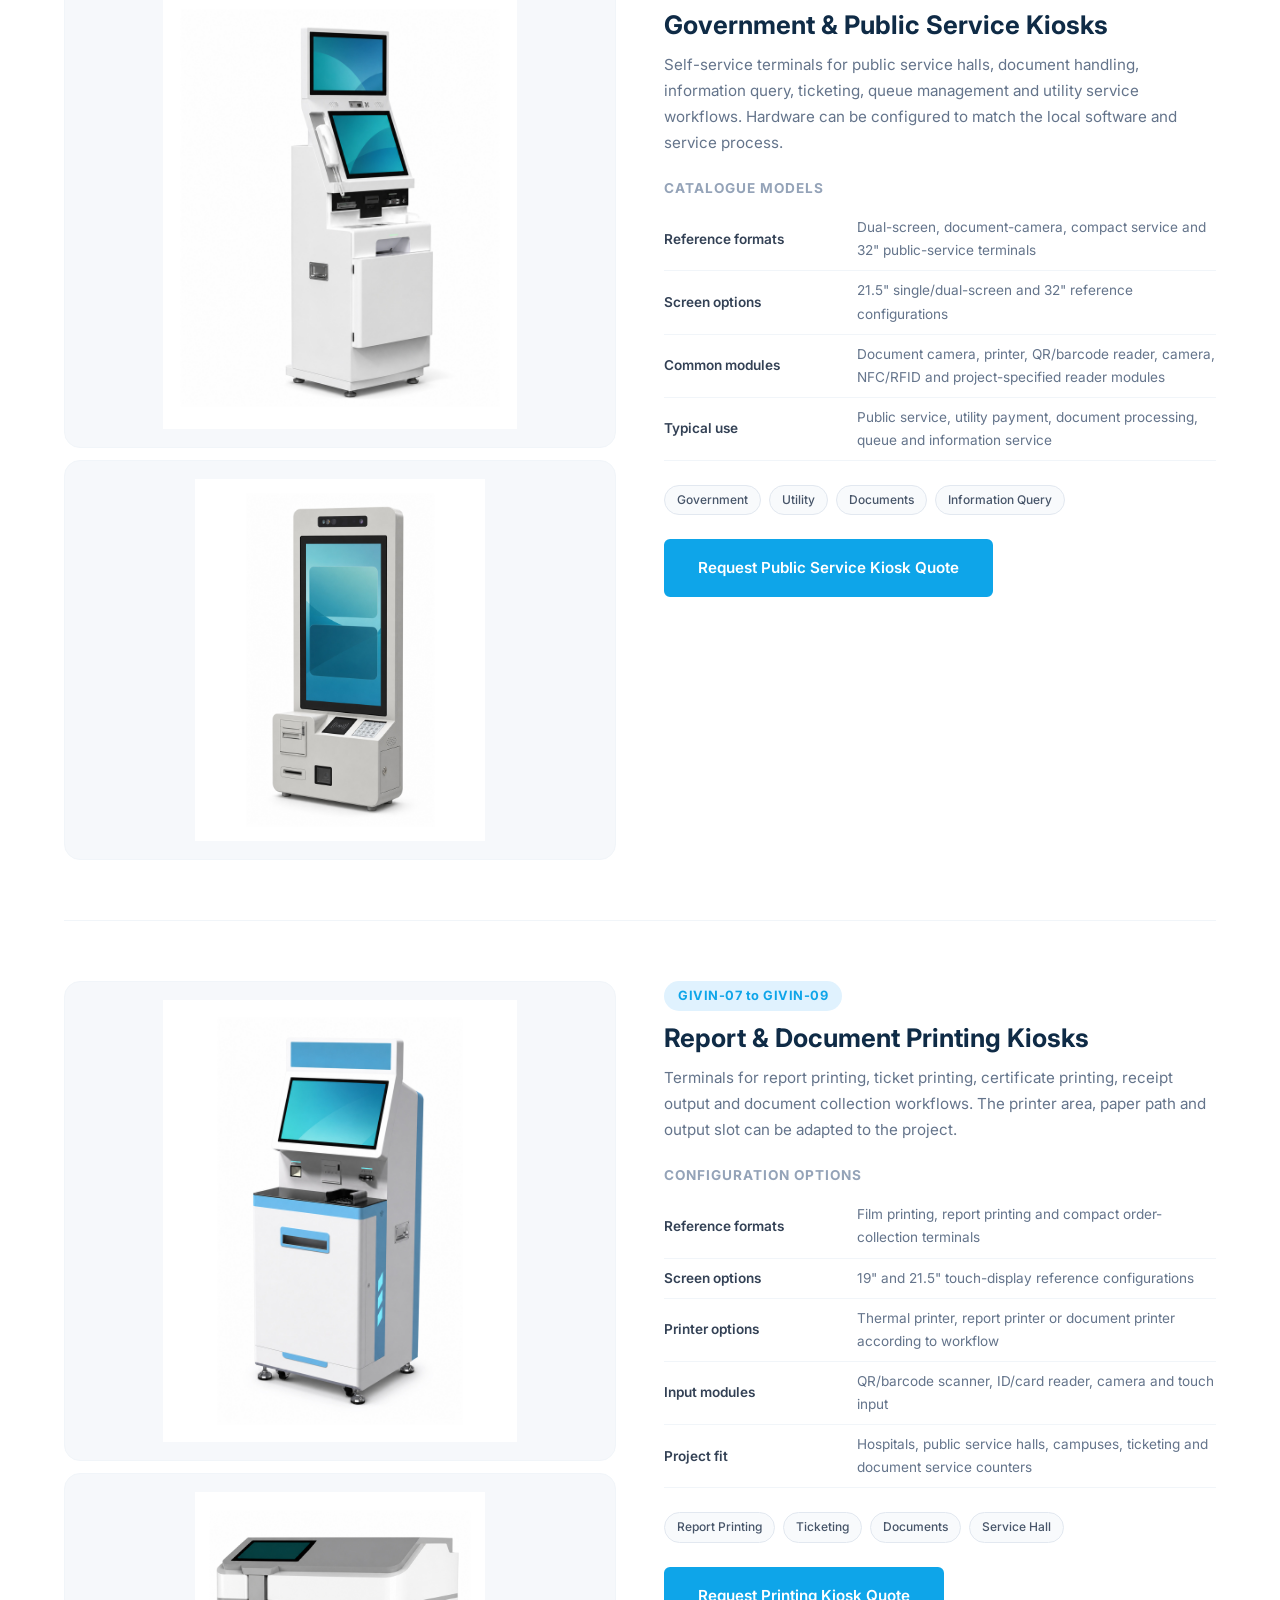
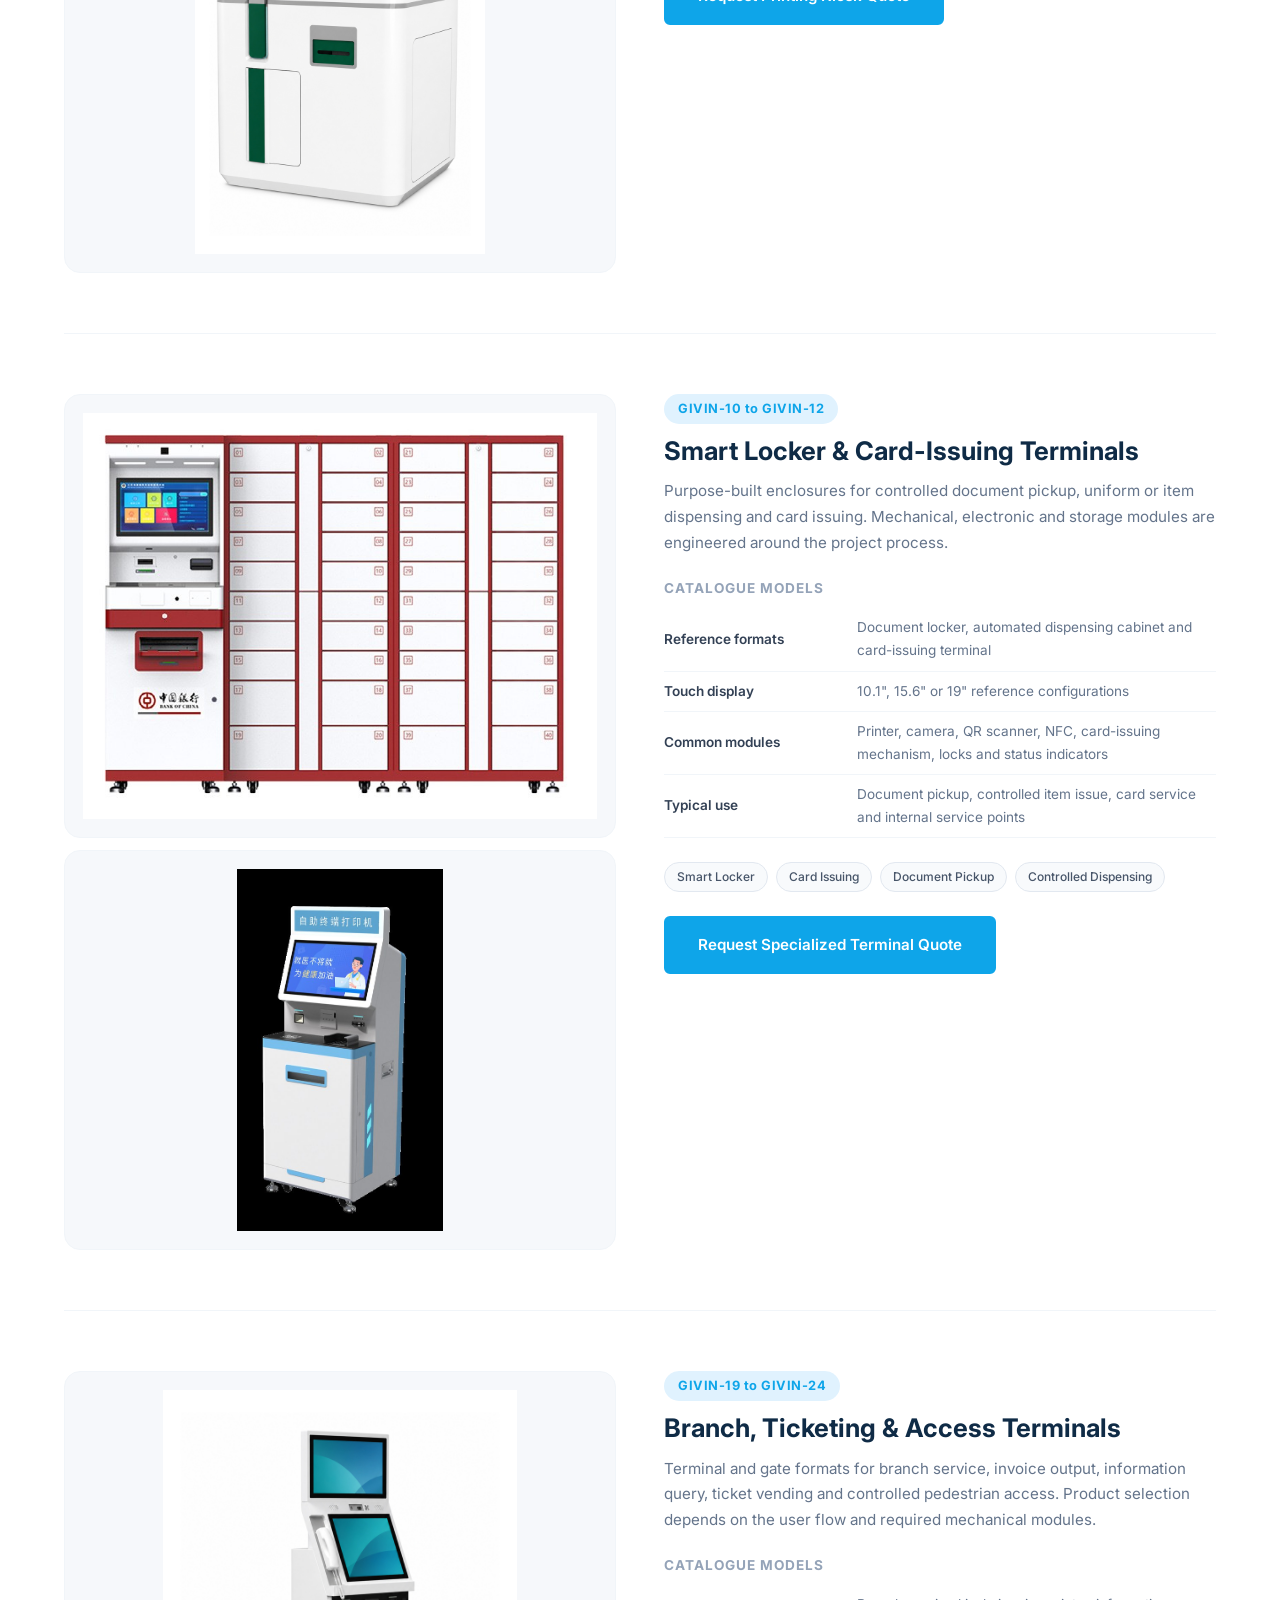
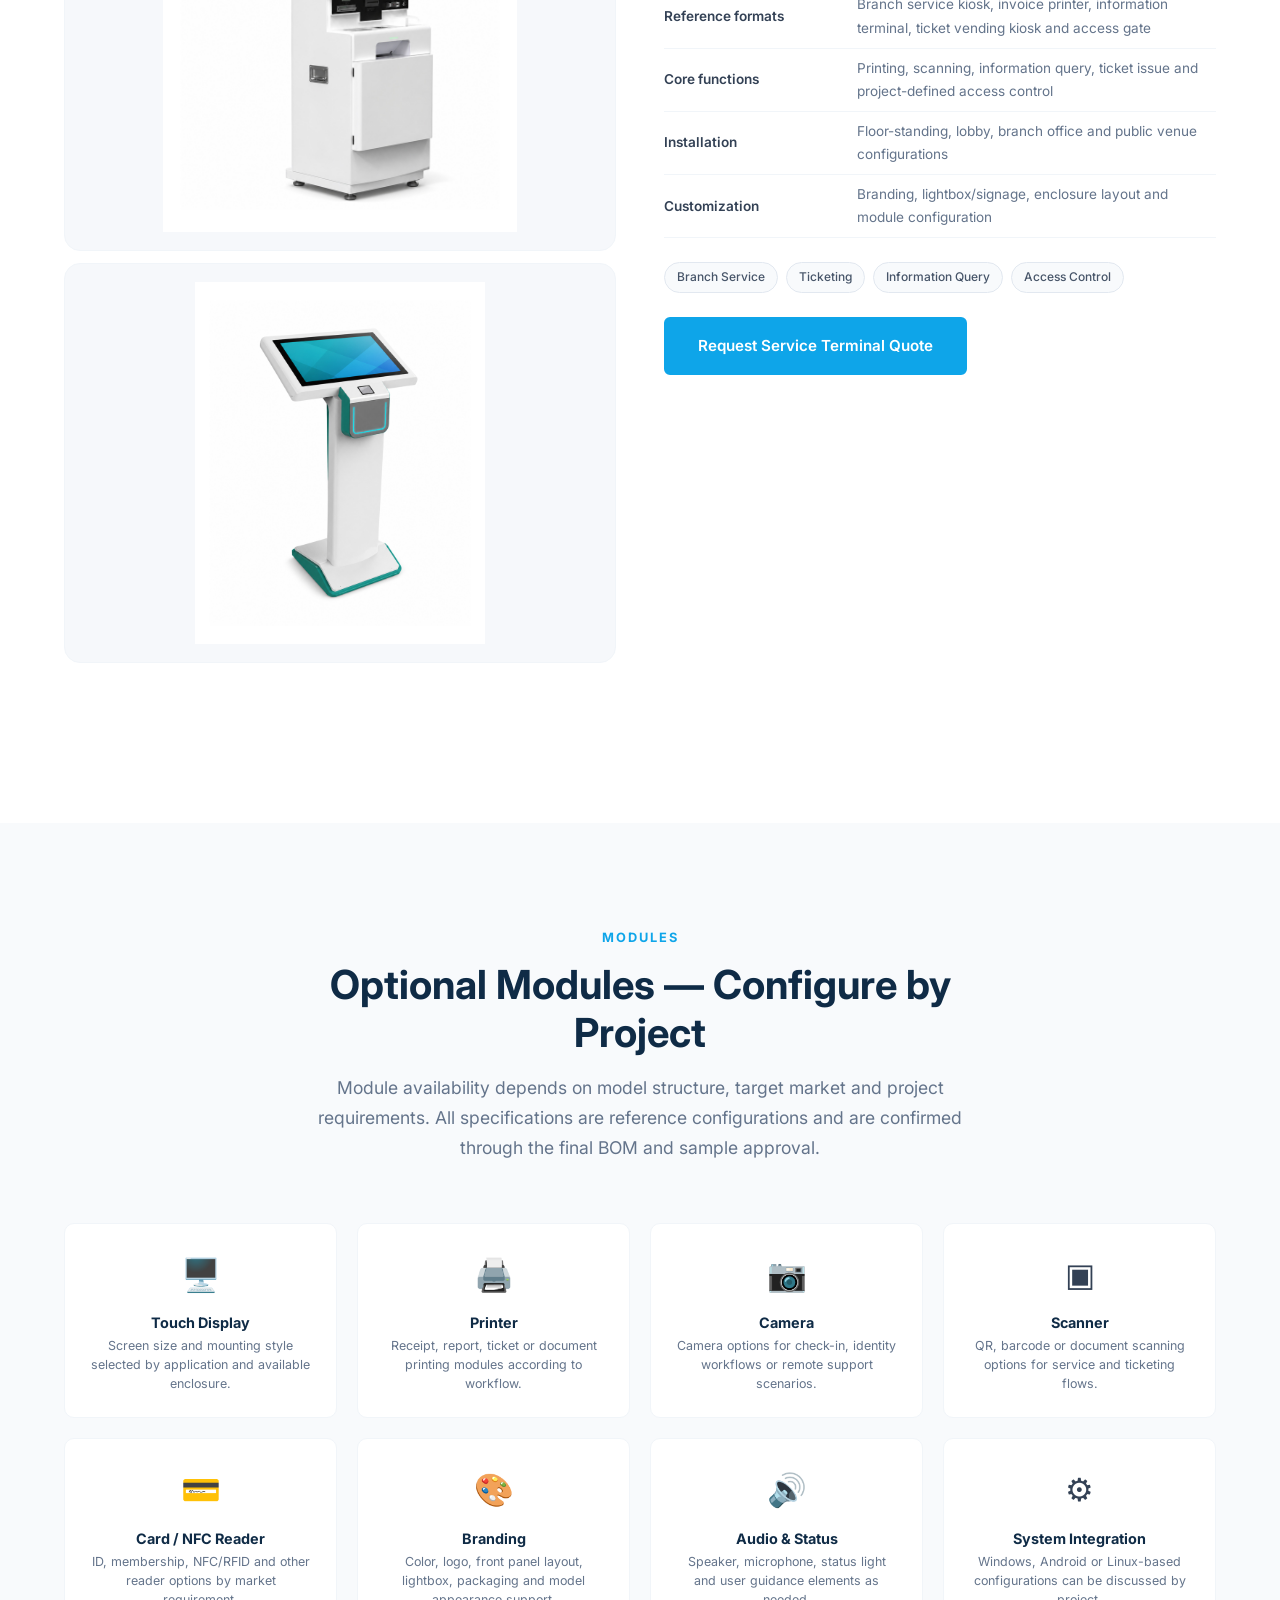
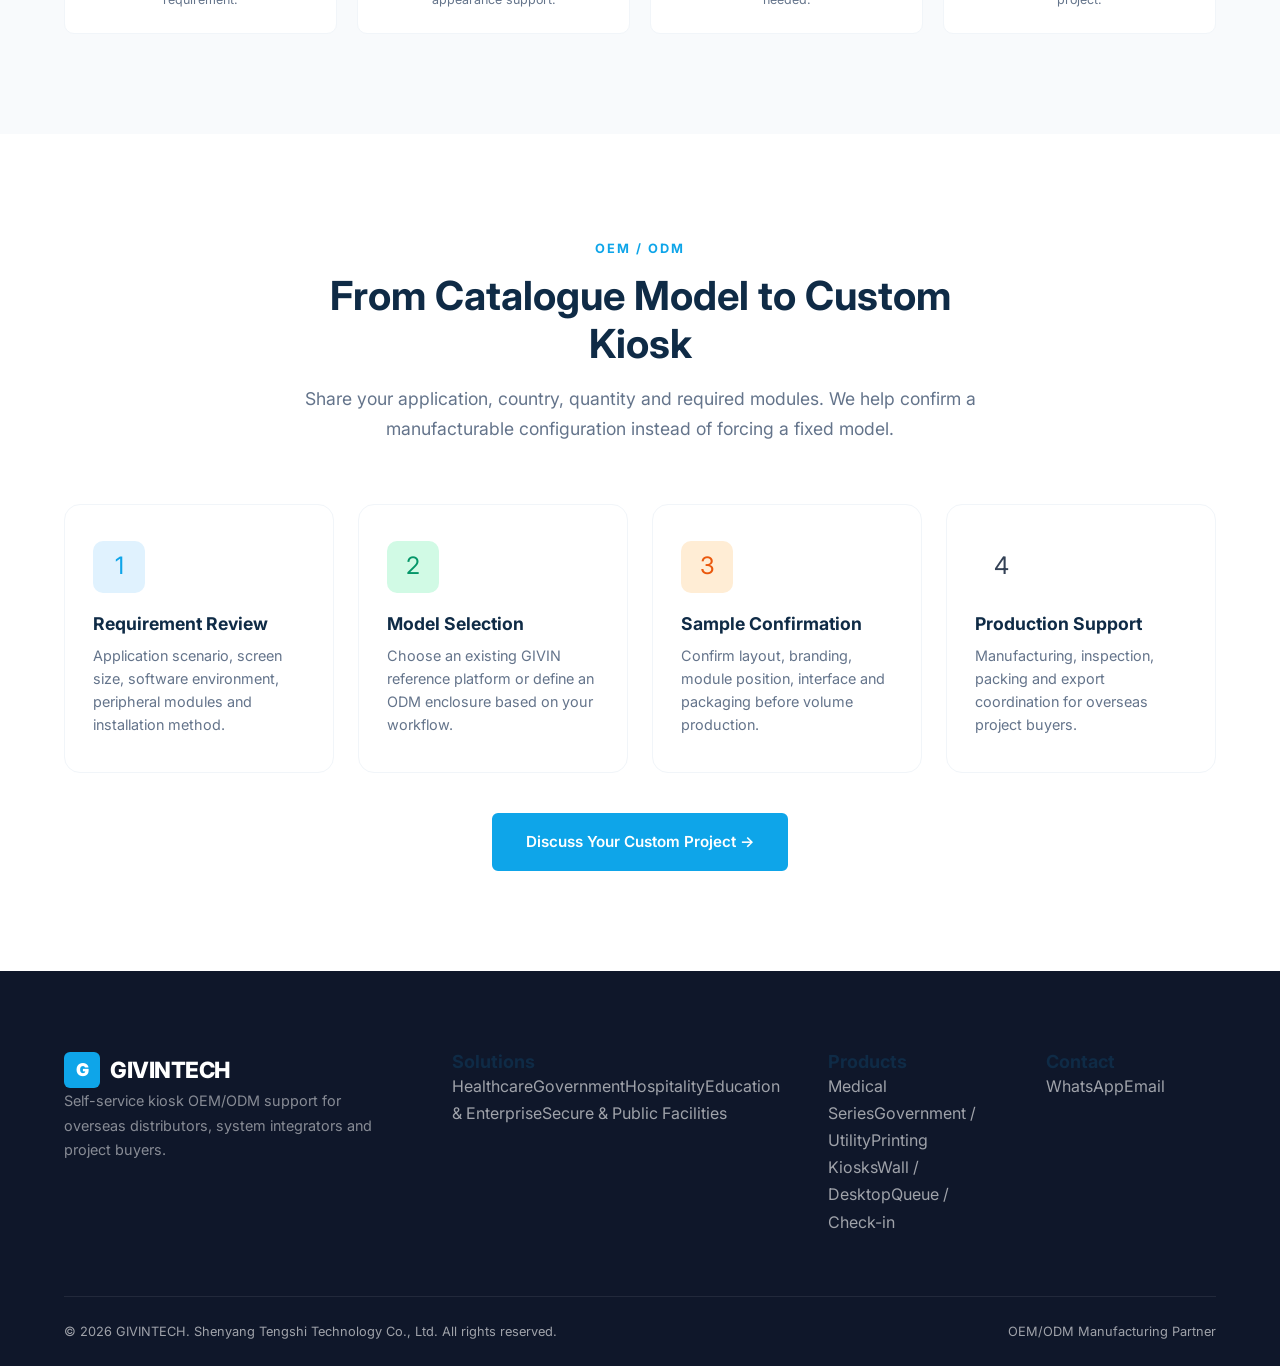
<file: products.html>
﻿<!DOCTYPE html>
<html lang="en">
<head>
  <meta charset="UTF-8">
  <meta name="viewport" content="width=device-width, initial-scale=1.0">
  <title>Products — Self-Service Kiosk OEM/ODM | GIVINTECH</title>
  <meta name="description" content="GIVINTECH self-service kiosk product families for medical, government service, hospitality, utility, wall-mounted, report printing, queue and desktop applications. OEM/ODM customization available.">
  <meta name="keywords" content="self-service kiosk manufacturer, OEM kiosk, ODM kiosk, medical kiosk, government kiosk, hotel kiosk, report printing kiosk, queue kiosk">
  <link rel="canonical" href="https://givintech.com/products.html">
  <link rel="preconnect" href="https://fonts.googleapis.com">
  <link rel="preconnect" href="https://fonts.gstatic.com" crossorigin>
  <link href="https://fonts.googleapis.com/css2?family=Inter:wght@400;500;600;700;800;900&display=swap" rel="stylesheet">
  <link rel="stylesheet" href="css/style.css?v=20260825-2">
  <link rel="icon" type="image/svg+xml" href="data:image/svg+xml,<svg xmlns='http://www.w3.org/2000/svg' viewBox='0 0 32 32'><rect width='32' height='32' rx='6' fill='%230ea5e9'/><text x='50%25' y='55%25' dominant-baseline='middle' text-anchor='middle' fill='white' font-family='Arial' font-weight='900' font-size='18'>G</text></svg>">
  <script type="application/ld+json">
  {
    "@context": "https://schema.org",
    "@graph": [
      {"@type":"Product","name":"GIVINTECH Medical Wall-Mounted Terminal","model":"GIVIN-01","image":["https://givintech.com/images/partner/print-ready/GIVIN-WALL-BJMGLZ-MGLZ-01-01.jpg"],"description":"Wall-mounted self-service terminal configurable for identification, scanning, card reading and receipt printing workflows.","brand":{"@type":"Brand","name":"GIVINTECH"}},
      {"@type":"Product","name":"GIVINTECH Healthcare Multifunction Kiosk","model":"GIVIN-04","image":["https://givintech.com/images/partner/print-ready/GIVIN-FLOOR-INTEHEL-HL-LC01C-01.jpg"],"description":"Floor-standing healthcare kiosk platform for registration, payment-terminal mounting, receipt and report printing workflows.","brand":{"@type":"Brand","name":"GIVINTECH"}},
      {"@type":"Product","name":"GIVINTECH Report Printing Kiosk","model":"GIVIN-08","image":["https://givintech.com/images/partner/print-ready/GIVIN-PRINT-BJMGLZ-MGLZ-08-01.jpg"],"description":"Self-service terminal configurable for reports, receipts, tickets and document output.","brand":{"@type":"Brand","name":"GIVINTECH"}},
      {"@type":"Product","name":"GIVINTECH Government Dual-Screen Kiosk","model":"GIVIN-13","image":["https://givintech.com/images/partner/print-ready/GIVIN-RETAIL-BJMGLZ-MGLZ-19-01.jpg"],"description":"Dual-screen terminal platform for public service, document capture and information workflows.","brand":{"@type":"Brand","name":"GIVINTECH"}},
      {"@type":"Product","name":"GIVINTECH Smart Document Locker","model":"GIVIN-10","image":["https://givintech.com/images/partner/products/smart-document-locker.jpg"],"description":"Configurable smart locker and document collection terminal for controlled issue and pickup workflows.","brand":{"@type":"Brand","name":"GIVINTECH"}}
    ]
  }
  </script>
</head>
<body>

  <nav class="navbar scrolled">
    <div class="container">
      <a href="./" class="navbar-logo"><div class="logo-icon">G</div>GIVINTECH</a>
      <div class="navbar-menu">
        <a href="./#solutions">Solutions</a>
        <a href="./products.html" class="active">Products</a>
        <a href="./#manufacturing">Manufacturing</a>
        <a href="./#contact">Contact</a>
      </div>
      <div class="navbar-toggle"><span></span><span></span><span></span></div>
    </div>
  </nav>

  <section class="page-hero">
    <div class="container">
      <span class="label">Products</span>
      <h1>Kiosk Product Families</h1>
      <p>Explore proven enclosure formats for healthcare, public service, printing, document handling and branch operations. Each platform is configured around your local software, peripherals and branding requirements.</p>
    </div>
  </section>

  <section class="section">
    <div class="container">

      <div class="product-detail" id="medical-series">
        <div class="product-detail-gallery">
          <img src="images/partner/print-ready/GIVIN-WALL-BJMGLZ-MGLZ-01-01.jpg" alt="GIVIN-01 wall-mounted healthcare self-service terminal">
          <img src="images/partner/print-ready/GIVIN-FLOOR-INTEHEL-HL-LC01C-01.jpg" alt="GIVIN-04 floor-standing healthcare multifunction kiosk">
        </div>
        <div class="product-detail-info">
          <div class="product-detail-model">GIVIN-01 to GIVIN-06</div>
          <h2>Healthcare Self-Service Terminals</h2>
          <p class="product-detail-desc">Wall-mounted and floor-standing platforms for patient check-in, identity or card reading, queue guidance, assisted payment and report output. The enclosure and module layout are adapted to the integrator's workflow.</p>
          <div class="product-detail-specs">
            <h4>Catalogue models</h4>
            <table><tbody>
              <tr><td>Reference formats</td><td>Wall-mounted, compact floor-standing, large-screen floor-standing and medical record printing</td></tr>
              <tr><td>Screen options</td><td>21.5", 32" and 43" reference configurations</td></tr>
              <tr><td>Common modules</td><td>Touch display, receipt/report printer, scanner, camera and project-specified card or identity reader</td></tr>
              <tr><td>Customization</td><td>Color, logo, front panel layout, peripheral selection and software pre-installation</td></tr>
            </tbody></table>
          </div>
          <div class="product-detail-tags"><span>Healthcare</span><span>Registration</span><span>Report Printing</span><span>Queue Guidance</span></div>
          <a href="./#contact" class="btn btn-primary">Request Medical Kiosk Quote</a>
        </div>
      </div>

      <div class="product-detail" id="government-series">
        <div class="product-detail-gallery">
          <img src="images/partner/print-ready/GIVIN-RETAIL-BJMGLZ-MGLZ-19-01.jpg" alt="GIVIN-13 dual-screen government service kiosk">
          <img src="images/partner/print-ready/GIVIN-FLOOR-BJMGLZ-MGLZ-04-01.jpg" alt="GIVIN-18 public service self-service terminal">
        </div>
        <div class="product-detail-info">
          <div class="product-detail-model">GIVIN-13 to GIVIN-18</div>
          <h2>Government & Public Service Kiosks</h2>
          <p class="product-detail-desc">Self-service terminals for public service halls, document handling, information query, ticketing, queue management and utility service workflows. Hardware can be configured to match the local software and service process.</p>
          <div class="product-detail-specs">
            <h4>Catalogue models</h4>
            <table><tbody>
              <tr><td>Reference formats</td><td>Dual-screen, document-camera, compact service and 32" public-service terminals</td></tr>
              <tr><td>Screen options</td><td>21.5" single/dual-screen and 32" reference configurations</td></tr>
              <tr><td>Common modules</td><td>Document camera, printer, QR/barcode reader, camera, NFC/RFID and project-specified reader modules</td></tr>
              <tr><td>Typical use</td><td>Public service, utility payment, document processing, queue and information service</td></tr>
            </tbody></table>
          </div>
          <div class="product-detail-tags"><span>Government</span><span>Utility</span><span>Documents</span><span>Information Query</span></div>
          <a href="./#contact" class="btn btn-primary">Request Public Service Kiosk Quote</a>
        </div>
      </div>

      <div class="product-detail" id="printing-series">
        <div class="product-detail-gallery">
          <img src="images/partner/print-ready/GIVIN-PRINT-BJMGLZ-MGLZ-08-01.jpg" alt="GIVIN-08 report printing self-service terminal">
          <img src="images/partner/print-ready/GIVIN-DESKTOP-BJMGLZ-MGLZ-12-01.jpg" alt="GIVIN-07 compact document and report printing kiosk">
        </div>
        <div class="product-detail-info">
          <div class="product-detail-model">GIVIN-07 to GIVIN-09</div>
          <h2>Report & Document Printing Kiosks</h2>
          <p class="product-detail-desc">Terminals for report printing, ticket printing, certificate printing, receipt output and document collection workflows. The printer area, paper path and output slot can be adapted to the project.</p>
          <div class="product-detail-specs">
            <h4>Configuration options</h4>
            <table><tbody>
              <tr><td>Reference formats</td><td>Film printing, report printing and compact order-collection terminals</td></tr>
              <tr><td>Screen options</td><td>19" and 21.5" touch-display reference configurations</td></tr>
              <tr><td>Printer options</td><td>Thermal printer, report printer or document printer according to workflow</td></tr>
              <tr><td>Input modules</td><td>QR/barcode scanner, ID/card reader, camera and touch input</td></tr>
              <tr><td>Project fit</td><td>Hospitals, public service halls, campuses, ticketing and document service counters</td></tr>
            </tbody></table>
          </div>
          <div class="product-detail-tags"><span>Report Printing</span><span>Ticketing</span><span>Documents</span><span>Service Hall</span></div>
          <a href="./#contact" class="btn btn-primary">Request Printing Kiosk Quote</a>
        </div>
      </div>

      <div class="product-detail" id="wall-desktop-series">
        <div class="product-detail-gallery">
          <img src="images/partner/products/smart-document-locker.jpg" alt="GIVIN-10 smart document locker terminal">
          <img src="images/partner/products/card-issuing-kiosk.jpg" alt="GIVIN-12 card issuing self-service terminal">
        </div>
        <div class="product-detail-info">
          <div class="product-detail-model">GIVIN-10 to GIVIN-12</div>
          <h2>Smart Locker & Card-Issuing Terminals</h2>
          <p class="product-detail-desc">Purpose-built enclosures for controlled document pickup, uniform or item dispensing and card issuing. Mechanical, electronic and storage modules are engineered around the project process.</p>
          <div class="product-detail-specs">
            <h4>Catalogue models</h4>
            <table><tbody>
              <tr><td>Reference formats</td><td>Document locker, automated dispensing cabinet and card-issuing terminal</td></tr>
              <tr><td>Touch display</td><td>10.1", 15.6" or 19" reference configurations</td></tr>
              <tr><td>Common modules</td><td>Printer, camera, QR scanner, NFC, card-issuing mechanism, locks and status indicators</td></tr>
              <tr><td>Typical use</td><td>Document pickup, controlled item issue, card service and internal service points</td></tr>
            </tbody></table>
          </div>
          <div class="product-detail-tags"><span>Smart Locker</span><span>Card Issuing</span><span>Document Pickup</span><span>Controlled Dispensing</span></div>
          <a href="./#contact" class="btn btn-primary">Request Specialized Terminal Quote</a>
        </div>
      </div>

      <div class="product-detail" id="queue-series">
        <div class="product-detail-gallery">
          <img src="images/partner/print-ready/GIVIN-RETAIL-BJMGLZ-MGLZ-19-01.jpg" alt="GIVIN-19 branch and business hall service kiosk">
          <img src="images/partner/print-ready/GIVIN-QUEUE-INTEHEL-L07-01.jpg" alt="GIVIN-22 information query terminal">
        </div>
        <div class="product-detail-info">
          <div class="product-detail-model">GIVIN-19 to GIVIN-24</div>
          <h2>Branch, Ticketing & Access Terminals</h2>
          <p class="product-detail-desc">Terminal and gate formats for branch service, invoice output, information query, ticket vending and controlled pedestrian access. Product selection depends on the user flow and required mechanical modules.</p>
          <div class="product-detail-specs">
            <h4>Catalogue models</h4>
            <table><tbody>
              <tr><td>Reference formats</td><td>Branch service kiosk, invoice printer, information terminal, ticket vending kiosk and access gate</td></tr>
              <tr><td>Core functions</td><td>Printing, scanning, information query, ticket issue and project-defined access control</td></tr>
              <tr><td>Installation</td><td>Floor-standing, lobby, branch office and public venue configurations</td></tr>
              <tr><td>Customization</td><td>Branding, lightbox/signage, enclosure layout and module configuration</td></tr>
            </tbody></table>
          </div>
          <div class="product-detail-tags"><span>Branch Service</span><span>Ticketing</span><span>Information Query</span><span>Access Control</span></div>
          <a href="./#contact" class="btn btn-primary">Request Service Terminal Quote</a>
        </div>
      </div>

    </div>
  </section>

  <section class="section" style="background: var(--gray-50);">
    <div class="container">
      <div class="section-header">
        <span class="label">Modules</span>
        <h2>Optional Modules — Configure by Project</h2>
        <p>Module availability depends on model structure, target market and project requirements. All specifications are reference configurations and are confirmed through the final BOM and sample approval.</p>
      </div>
      <div class="module-grid">
        <div class="module-card"><div class="module-card-icon">🖥️</div><h4>Touch Display</h4><p>Screen size and mounting style selected by application and available enclosure.</p></div>
        <div class="module-card"><div class="module-card-icon">🖨️</div><h4>Printer</h4><p>Receipt, report, ticket or document printing modules according to workflow.</p></div>
        <div class="module-card"><div class="module-card-icon">📷</div><h4>Camera</h4><p>Camera options for check-in, identity workflows or remote support scenarios.</p></div>
        <div class="module-card"><div class="module-card-icon">▣</div><h4>Scanner</h4><p>QR, barcode or document scanning options for service and ticketing flows.</p></div>
        <div class="module-card"><div class="module-card-icon">💳</div><h4>Card / NFC Reader</h4><p>ID, membership, NFC/RFID and other reader options by market requirement.</p></div>
        <div class="module-card"><div class="module-card-icon">🎨</div><h4>Branding</h4><p>Color, logo, front panel layout, lightbox, packaging and model appearance support.</p></div>
        <div class="module-card"><div class="module-card-icon">🔊</div><h4>Audio & Status</h4><p>Speaker, microphone, status light and user guidance elements as needed.</p></div>
        <div class="module-card"><div class="module-card-icon">⚙</div><h4>System Integration</h4><p>Windows, Android or Linux-based configurations can be discussed by project.</p></div>
      </div>
    </div>
  </section>

  <section class="section">
    <div class="container">
      <div class="section-header">
        <span class="label">OEM / ODM</span>
        <h2>From Catalogue Model to Custom Kiosk</h2>
        <p>Share your application, country, quantity and required modules. We help confirm a manufacturable configuration instead of forcing a fixed model.</p>
      </div>
      <div class="features-grid">
        <div class="feature-card"><div class="feature-icon blue">1</div><h3>Requirement Review</h3><p>Application scenario, screen size, software environment, peripheral modules and installation method.</p></div>
        <div class="feature-card"><div class="feature-icon green">2</div><h3>Model Selection</h3><p>Choose an existing GIVIN reference platform or define an ODM enclosure based on your workflow.</p></div>
        <div class="feature-card"><div class="feature-icon orange">3</div><h3>Sample Confirmation</h3><p>Confirm layout, branding, module position, interface and packaging before volume production.</p></div>
        <div class="feature-card"><div class="feature-icon red">4</div><h3>Production Support</h3><p>Manufacturing, inspection, packing and export coordination for overseas project buyers.</p></div>
      </div>
      <div class="text-center mt-40"><a href="./#contact" class="btn btn-primary">Discuss Your Custom Project →</a></div>
    </div>
  </section>

  <footer class="footer">
    <div class="container">
      <div class="footer-grid">
        <div class="footer-brand"><div class="navbar-logo"><div class="logo-icon">G</div>GIVINTECH</div><p>Self-service kiosk OEM/ODM support for overseas distributors, system integrators and project buyers.</p></div>
        <div class="footer-links"><h4>Solutions</h4><a href="solutions/healthcare.html">Healthcare</a><a href="solutions/government.html">Government</a><a href="solutions/hospitality.html">Hospitality</a><a href="solutions/education-enterprise.html">Education & Enterprise</a><a href="solutions/defense.html">Secure & Public Facilities</a></div>
        <div class="footer-links"><h4>Products</h4><a href="products.html#medical-series">Medical Series</a><a href="products.html#government-series">Government / Utility</a><a href="products.html#printing-series">Printing Kiosks</a><a href="products.html#wall-desktop-series">Wall / Desktop</a><a href="products.html#queue-series">Queue / Check-in</a></div>
        <div class="footer-links"><h4>Contact</h4><a href="https://wa.me/8615553874668" target="_blank">WhatsApp</a><a href="mailto:sales@givintech.com">Email</a></div>
      </div>
      <div class="footer-bottom"><span>© 2026 GIVINTECH. Shenyang Tengshi Technology Co., Ltd. All rights reserved.</span><span>OEM/ODM Manufacturing Partner</span></div>
    </div>
  </footer>

  <a href="https://wa.me/8615553874668" target="_blank" class="whatsapp-float" aria-label="Chat on WhatsApp"><svg viewBox="0 0 24 24"><path d="M17.472 14.382c-.297-.149-1.758-.867-2.03-.967-.273-.099-.471-.148-.67.15-.197.297-.767.966-.94 1.164-.173.199-.347.223-.644.075-.297-.15-1.255-.463-2.39-1.475-.883-.788-1.48-1.761-1.653-2.059-.173-.297-.018-.458.13-.606.134-.133.298-.347.446-.52.149-.174.198-.298.298-.497.099-.198.05-.371-.025-.52-.075-.149-.669-1.612-.916-2.207-.242-.579-.487-.5-.669-.51-.173-.008-.371-.01-.57-.01-.198 0-.52.074-.792.372-.272.297-1.04 1.016-1.04 2.479 0 1.462 1.065 2.875 1.213 3.074.149.198 2.096 3.2 5.077 4.487.709.306 1.262.489 1.694.625.712.227 1.36.195 1.871.118.571-.085 1.758-.719 2.006-1.413.248-.694.248-1.289.173-1.413-.074-.124-.272-.198-.57-.347m-5.421 7.403h-.004a9.87 9.87 0 01-5.031-1.378l-.361-.214-3.741.982.998-3.648-.235-.374a9.86 9.86 0 01-1.51-5.26c.001-5.45 4.436-9.884 9.888-9.884 2.64 0 5.122 1.03 6.988 2.898a9.825 9.825 0 012.893 6.994c-.003 5.45-4.437 9.884-9.885 9.884m8.413-18.297A11.815 11.815 0 0012.05 0C5.495 0 .16 5.335.157 11.892c0 2.096.547 4.142 1.588 5.945L.057 24l6.305-1.654a11.882 11.882 0 005.683 1.448h.005c6.554 0 11.89-5.335 11.893-11.893a11.821 11.821 0 00-3.48-8.413z"/></svg></a>
  <script src="js/main.js"></script>
</body>
</html>
</file>
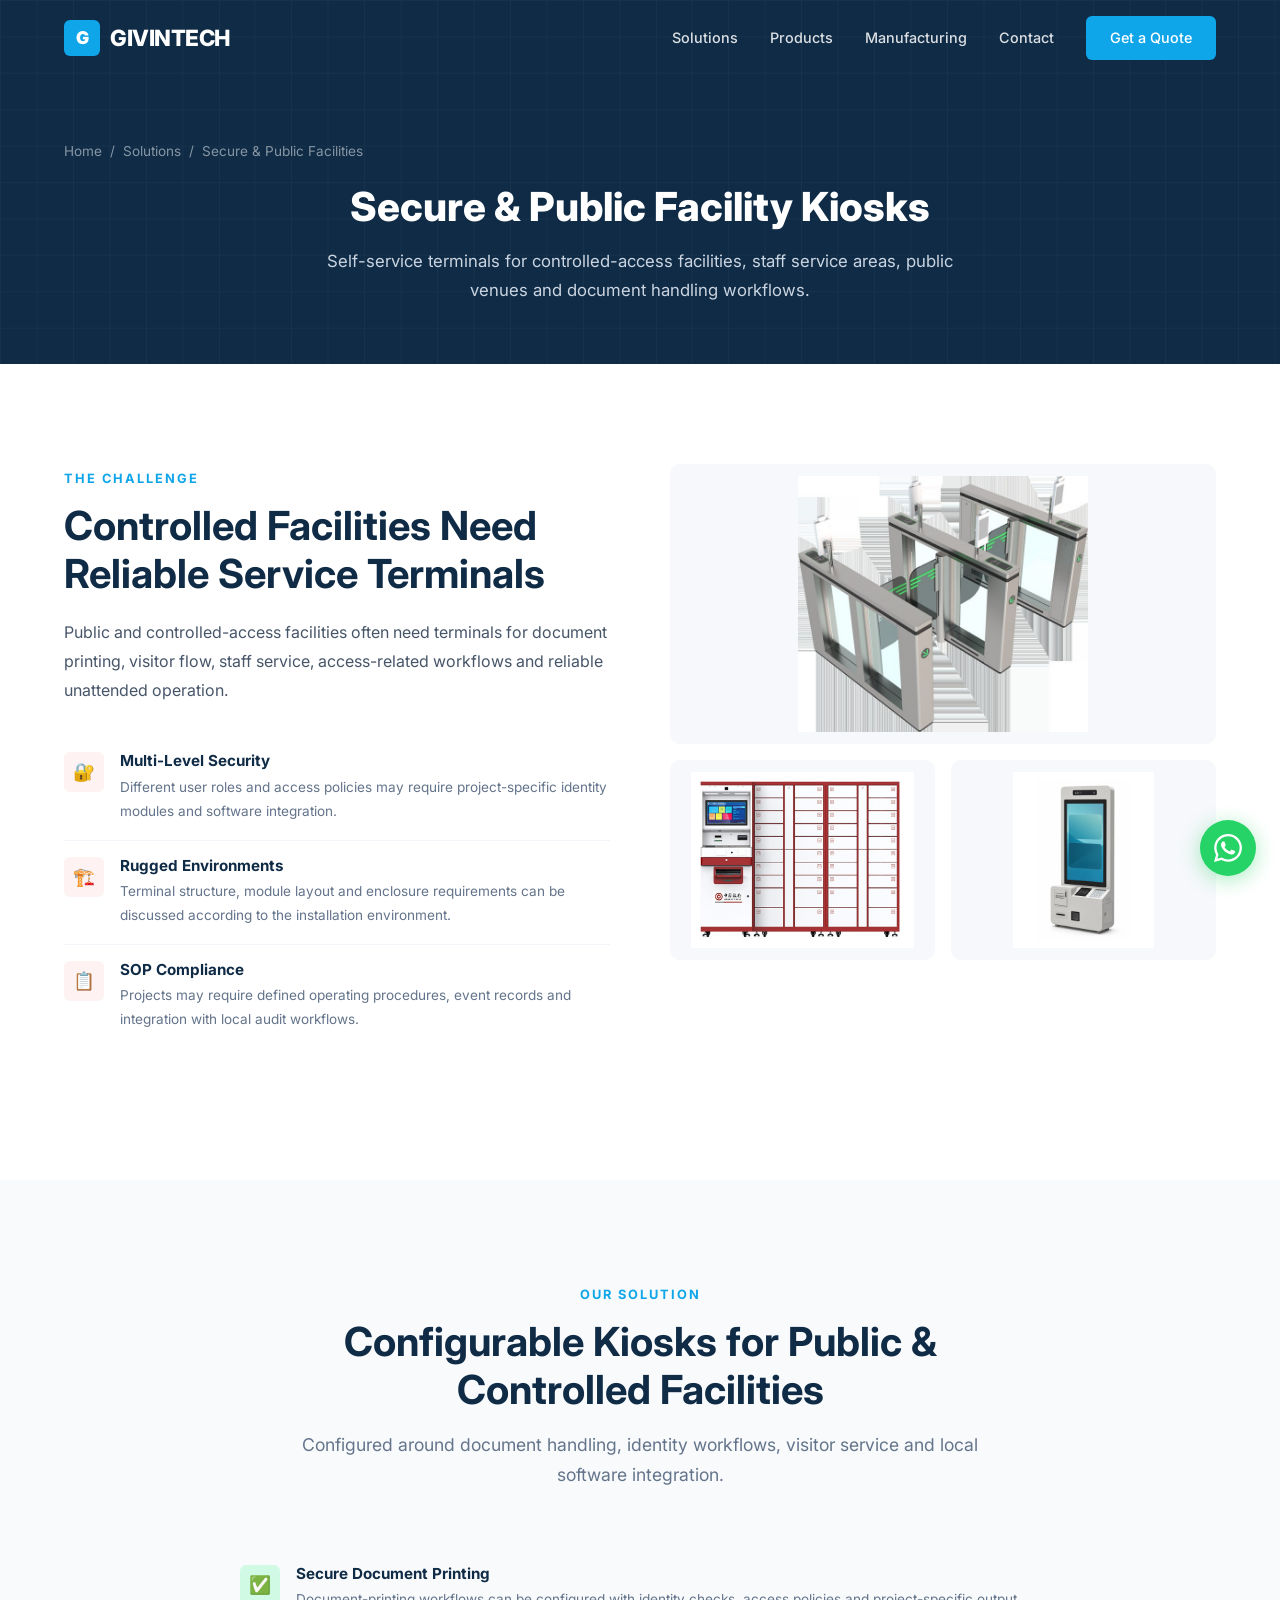
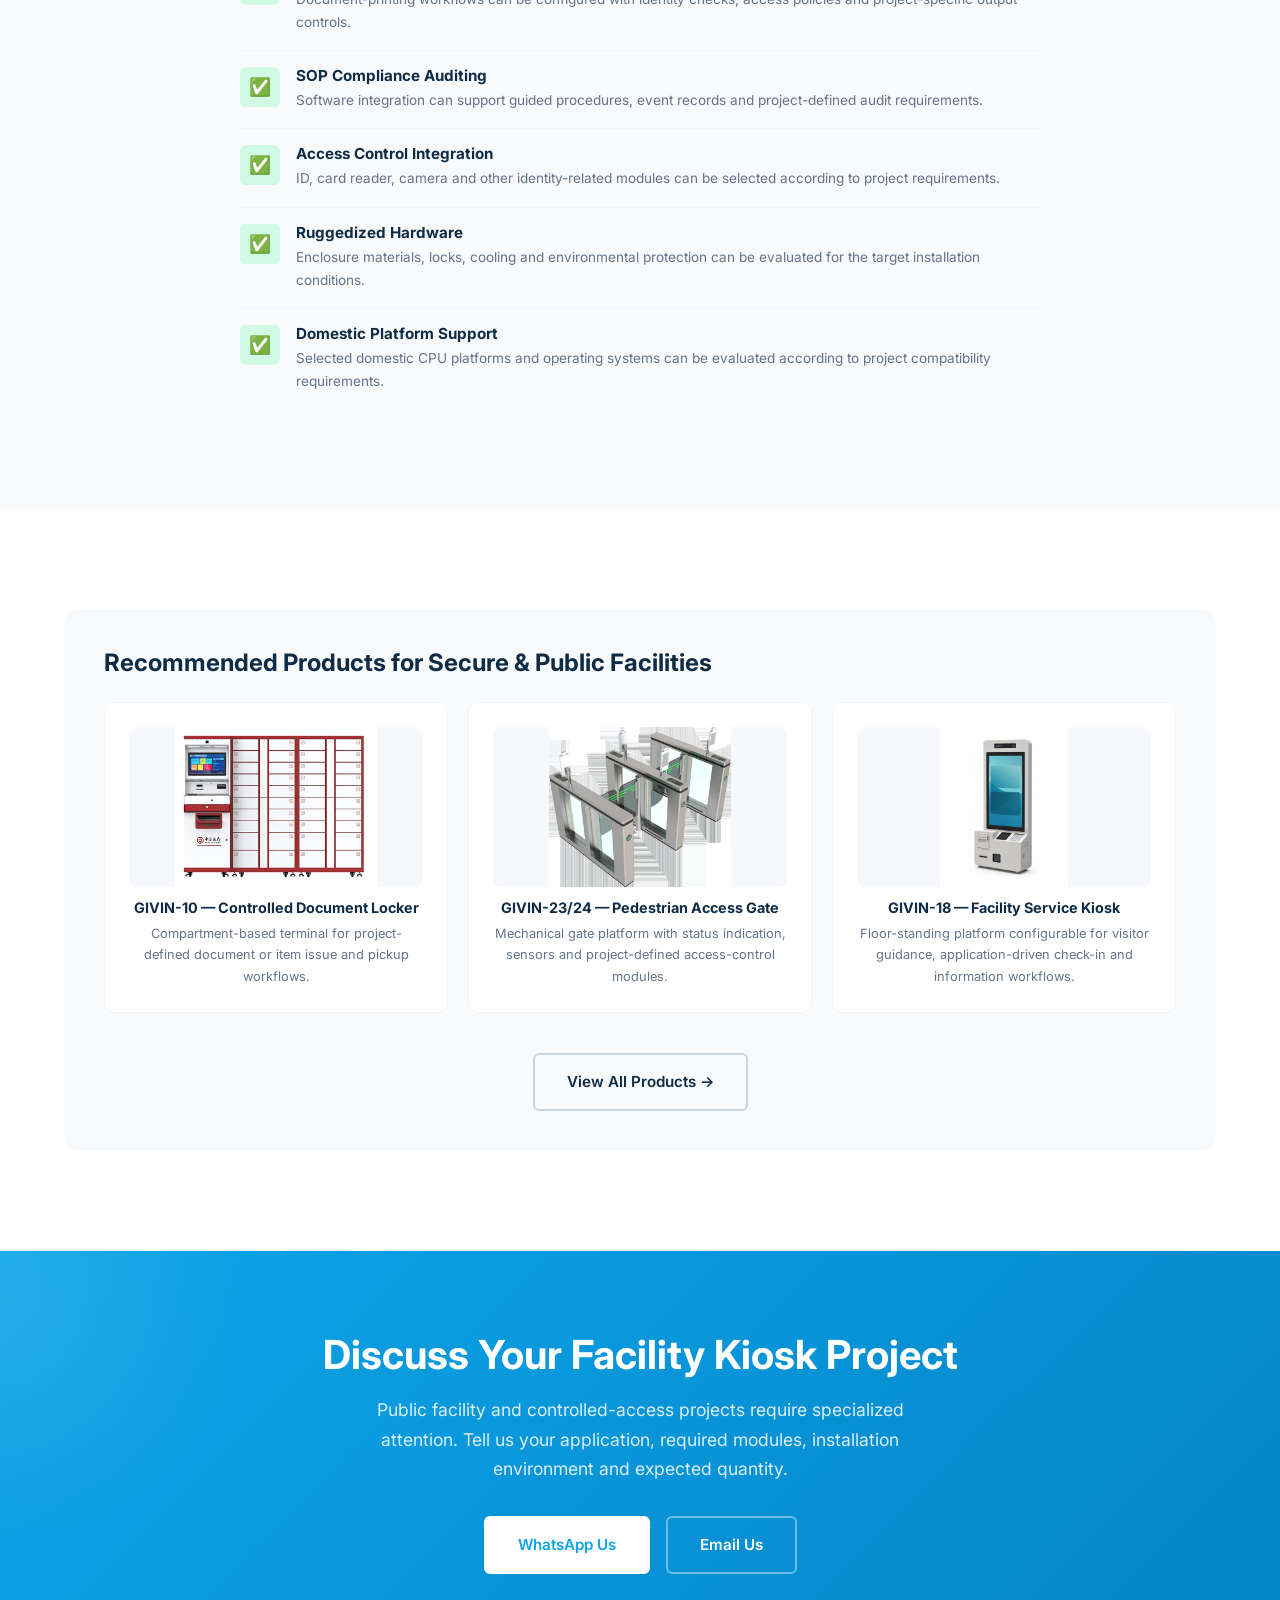
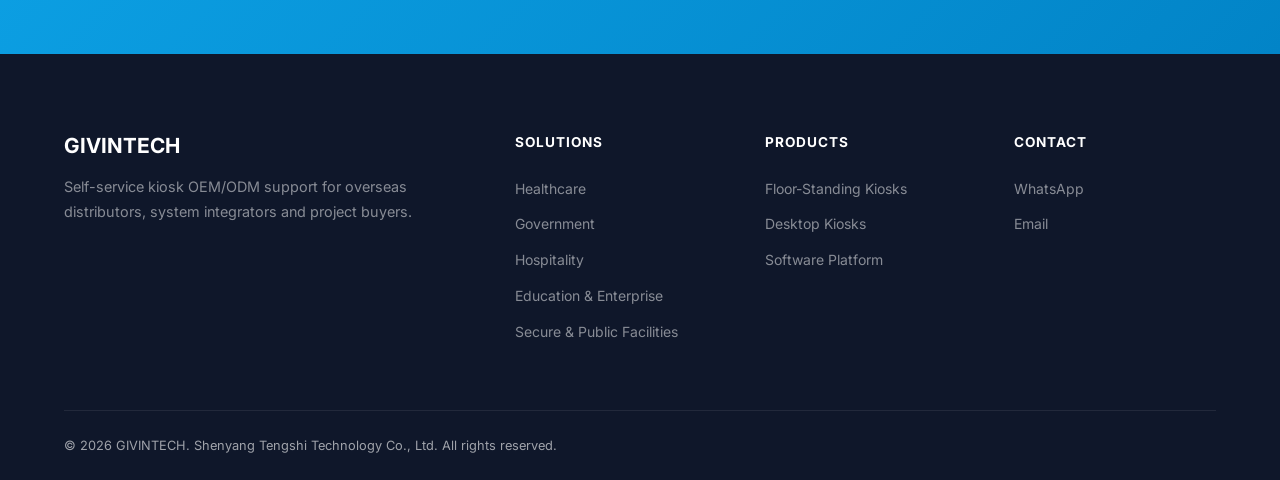
<file: solutions/defense.html>
﻿<!DOCTYPE html>
<html lang="en">
<head>
  <meta charset="UTF-8">
  <meta name="viewport" content="width=device-width, initial-scale=1.0">
  <title>Secure & Public Facility Kiosks — GIVINTECH</title>
  <meta name="description" content="Self-service terminals for controlled-access facilities, public venues, document rooms, staff service areas and high-traffic service points.">
  <meta name="keywords" content="secure facility kiosk, public facility kiosk, document printing kiosk, staff service terminal, self-service terminal">
  <link rel="canonical" href="https://givintech.com/solutions/defense.html">
  <link rel="preconnect" href="https://fonts.googleapis.com">
  <link rel="preconnect" href="https://fonts.gstatic.com" crossorigin>
  <link href="https://fonts.googleapis.com/css2?family=Inter:wght@400;500;600;700;800;900&display=swap" rel="stylesheet">
  <link rel="stylesheet" href="../css/style.css?v=20260825-2">
  <link rel="icon" type="image/svg+xml" href="data:image/svg+xml,<svg xmlns='http://www.w3.org/2000/svg' viewBox='0 0 32 32'><rect width='32' height='32' rx='6' fill='%230ea5e9'/><text x='50%25' y='55%25' dominant-baseline='middle' text-anchor='middle' fill='white' font-family='Arial' font-weight='900' font-size='18'>G</text></svg>">
</head>
<body>

  <nav class="navbar scrolled">
    <div class="container">
      <a href="../" class="navbar-logo"><div class="logo-icon">G</div>GIVINTECH</a>
      <div class="navbar-menu">
        <a href="../#solutions">Solutions</a>
        <a href="../products.html">Products</a>
        <a href="../#manufacturing">Manufacturing</a>
        <a href="../#contact">Contact</a>
        <a href="../#contact" class="navbar-cta">Get a Quote</a>
      </div>
      <div class="navbar-toggle"><span></span><span></span><span></span></div>
    </div>
  </nav>

  <section class="page-hero">
    <div class="container">
      <div class="breadcrumb">
        <a href="../">Home</a><span>/</span><span>Solutions</span><span>/</span><span>Secure & Public Facilities</span>
      </div>
      <h1>Secure & Public Facility Kiosks</h1>
      <p>Self-service terminals for controlled-access facilities, staff service areas, public venues and document handling workflows.</p>
    </div>
  </section>

  <section class="section">
    <div class="container">
      <div class="solution-content">
        <div class="solution-text">
          <span class="label" style="display:inline-block;font-size:0.8rem;font-weight:700;text-transform:uppercase;letter-spacing:2px;color:var(--accent);margin-bottom:12px;">The Challenge</span>
          <h2>Controlled Facilities Need Reliable Service Terminals</h2>
          <p>Public and controlled-access facilities often need terminals for document printing, visitor flow, staff service, access-related workflows and reliable unattended operation.</p>

          <div class="pain-points">
            <div class="pain-point-item">
              <div class="pain-point-icon">🔐</div>
              <div>
                <h4>Multi-Level Security</h4>
                <p>Different user roles and access policies may require project-specific identity modules and software integration.</p>
              </div>
            </div>
            <div class="pain-point-item">
              <div class="pain-point-icon">🏗️</div>
              <div>
                <h4>Rugged Environments</h4>
                <p>Terminal structure, module layout and enclosure requirements can be discussed according to the installation environment.</p>
              </div>
            </div>
            <div class="pain-point-item">
              <div class="pain-point-icon">📋</div>
              <div>
                <h4>SOP Compliance</h4>
                <p>Projects may require defined operating procedures, event records and integration with local audit workflows.</p>
              </div>
            </div>
          </div>
        </div>

        <div class="solution-image-grid">
          <img src="../images/partner/products/pedestrian-gate.jpg" alt="Controlled-access pedestrian gate" loading="lazy">
          <img src="../images/partner/products/smart-document-locker.jpg" alt="Controlled document and item locker" loading="lazy">
          <img src="../images/partner/print-ready/GIVIN-FLOOR-BJMGLZ-MGLZ-04-01.jpg" alt="Configurable facility service kiosk" loading="lazy">
        </div>
      </div>
    </div>
  </section>

  <section class="section" style="background: var(--gray-50);">
    <div class="container">
      <div class="section-header">
        <span class="label">Our Solution</span>
        <h2>Configurable Kiosks for Public & Controlled Facilities</h2>
        <p>Configured around document handling, identity workflows, visitor service and local software integration.</p>
      </div>

      <div class="pain-point-solution">
        <div class="pain-points" style="max-width: 800px; margin: 0 auto;">
          <div class="pain-point-item">
            <div class="pain-point-icon">✅</div>
            <div>
              <h4>Secure Document Printing</h4>
              <p>Document-printing workflows can be configured with identity checks, access policies and project-specific output controls.</p>
            </div>
          </div>
          <div class="pain-point-item">
            <div class="pain-point-icon">✅</div>
            <div>
              <h4>SOP Compliance Auditing</h4>
              <p>Software integration can support guided procedures, event records and project-defined audit requirements.</p>
            </div>
          </div>
          <div class="pain-point-item">
            <div class="pain-point-icon">✅</div>
            <div>
              <h4>Access Control Integration</h4>
              <p>ID, card reader, camera and other identity-related modules can be selected according to project requirements.</p>
            </div>
          </div>
          <div class="pain-point-item">
            <div class="pain-point-icon">✅</div>
            <div>
              <h4>Ruggedized Hardware</h4>
              <p>Enclosure materials, locks, cooling and environmental protection can be evaluated for the target installation conditions.</p>
            </div>
          </div>
          <div class="pain-point-item">
            <div class="pain-point-icon">✅</div>
            <div>
              <h4>Domestic Platform Support</h4>
              <p>Selected domestic CPU platforms and operating systems can be evaluated according to project compatibility requirements.</p>
            </div>
          </div>
        </div>
      </div>
    </div>
  </section>

  <section class="section">
    <div class="container">
      <div class="product-combo">
        <h3>Recommended Products for Secure & Public Facilities</h3>
        <div class="combo-items">
          <div class="combo-item">
            <img src="../images/partner/products/smart-document-locker.jpg" alt="Controlled document service locker" style="width:100%;height:160px;object-fit:contain;background:#f6f8fb;border-radius:8px;margin-bottom:12px;">
            <h4>GIVIN-10 — Controlled Document Locker</h4>
            <p>Compartment-based terminal for project-defined document or item issue and pickup workflows.</p>
          </div>
          <div class="combo-item">
            <img src="../images/partner/products/pedestrian-gate.jpg" alt="Controlled-access pedestrian gate" style="width:100%;height:160px;object-fit:contain;background:#f6f8fb;border-radius:8px;margin-bottom:12px;">
            <h4>GIVIN-23/24 — Pedestrian Access Gate</h4>
            <p>Mechanical gate platform with status indication, sensors and project-defined access-control modules.</p>
          </div>
          <div class="combo-item">
            <img src="../images/partner/print-ready/GIVIN-FLOOR-BJMGLZ-MGLZ-04-01.jpg" alt="Configurable controlled-facility service kiosk" style="width:100%;height:160px;object-fit:contain;background:#f6f8fb;border-radius:8px;margin-bottom:12px;">
            <h4>GIVIN-18 — Facility Service Kiosk</h4>
            <p>Floor-standing platform configurable for visitor guidance, application-driven check-in and information workflows.</p>
          </div>
        </div>
        <div class="text-center mt-40">
          <a href="../products.html" class="btn btn-outline-dark">View All Products →</a>
        </div>
      </div>
    </div>
  </section>

  <section class="cta-section">
    <div class="container">
      <h2>Discuss Your Facility Kiosk Project</h2>
      <p>Public facility and controlled-access projects require specialized attention. Tell us your application, required modules, installation environment and expected quantity.</p>
      <div class="cta-buttons">
        <a href="https://wa.me/8615553874668" target="_blank" class="btn btn-white">WhatsApp Us</a>
        <a href="mailto:sales@givintech.com" class="btn btn-ghost">Email Us</a>
      </div>
    </div>
  </section>

  <footer class="footer">
    <div class="container">
      <div class="footer-grid">
        <div class="footer-brand"><h3>GIVINTECH</h3><p>Self-service kiosk OEM/ODM support for overseas distributors, system integrators and project buyers.</p></div>
        <div class="footer-column"><h4>Solutions</h4><a href="healthcare.html">Healthcare</a><a href="government.html">Government</a><a href="hospitality.html">Hospitality</a><a href="education-enterprise.html">Education & Enterprise</a><a href="defense.html">Secure & Public Facilities</a></div>
        <div class="footer-column"><h4>Products</h4><a href="../products.html">Floor-Standing Kiosks</a><a href="../products.html">Desktop Kiosks</a><a href="../products.html">Software Platform</a></div>
        <div class="footer-column"><h4>Contact</h4><a href="https://wa.me/8615553874668" target="_blank">WhatsApp</a><a href="mailto:sales@givintech.com">Email</a></div>
      </div>
      <div class="footer-bottom"><span>© 2026 GIVINTECH. Shenyang Tengshi Technology Co., Ltd. All rights reserved.</span></div>
    </div>
  </footer>

  <a href="https://wa.me/8615553874668" target="_blank" class="whatsapp-float" aria-label="Chat on WhatsApp">
    <svg viewBox="0 0 24 24"><path d="M17.472 14.382c-.297-.149-1.758-.867-2.03-.967-.273-.099-.471-.148-.67.15-.197.297-.767.966-.94 1.164-.173.199-.347.223-.644.075-.297-.15-1.255-.463-2.39-1.475-.883-.788-1.48-1.761-1.653-2.059-.173-.297-.018-.458.13-.606.134-.133.298-.347.446-.52.149-.174.198-.298.298-.497.099-.198.05-.371-.025-.52-.075-.149-.669-1.612-.916-2.207-.242-.579-.487-.5-.669-.51-.173-.008-.371-.01-.57-.01-.198 0-.52.074-.792.372-.272.297-1.04 1.016-1.04 2.479 0 1.462 1.065 2.875 1.213 3.074.149.198 2.096 3.2 5.077 4.487.709.306 1.262.489 1.694.625.712.227 1.36.195 1.871.118.571-.085 1.758-.719 2.006-1.413.248-.694.248-1.289.173-1.413-.074-.124-.272-.198-.57-.347m-5.421 7.403h-.004a9.87 9.87 0 01-5.031-1.378l-.361-.214-3.741.982.998-3.648-.235-.374a9.86 9.86 0 01-1.51-5.26c.001-5.45 4.436-9.884 9.888-9.884 2.64 0 5.122 1.03 6.988 2.898a9.825 9.825 0 012.893 6.994c-.003 5.45-4.437 9.884-9.885 9.884m8.413-18.297A11.815 11.815 0 0012.05 0C5.495 0 .16 5.335.157 11.892c0 2.096.547 4.142 1.588 5.945L.057 24l6.305-1.654a11.882 11.882 0 005.683 1.448h.005c6.554 0 11.89-5.335 11.893-11.893a11.821 11.821 0 00-3.48-8.413z"/></svg>
  </a>

  <script src="../js/main.js"></script>
</body>
</html>
</file>
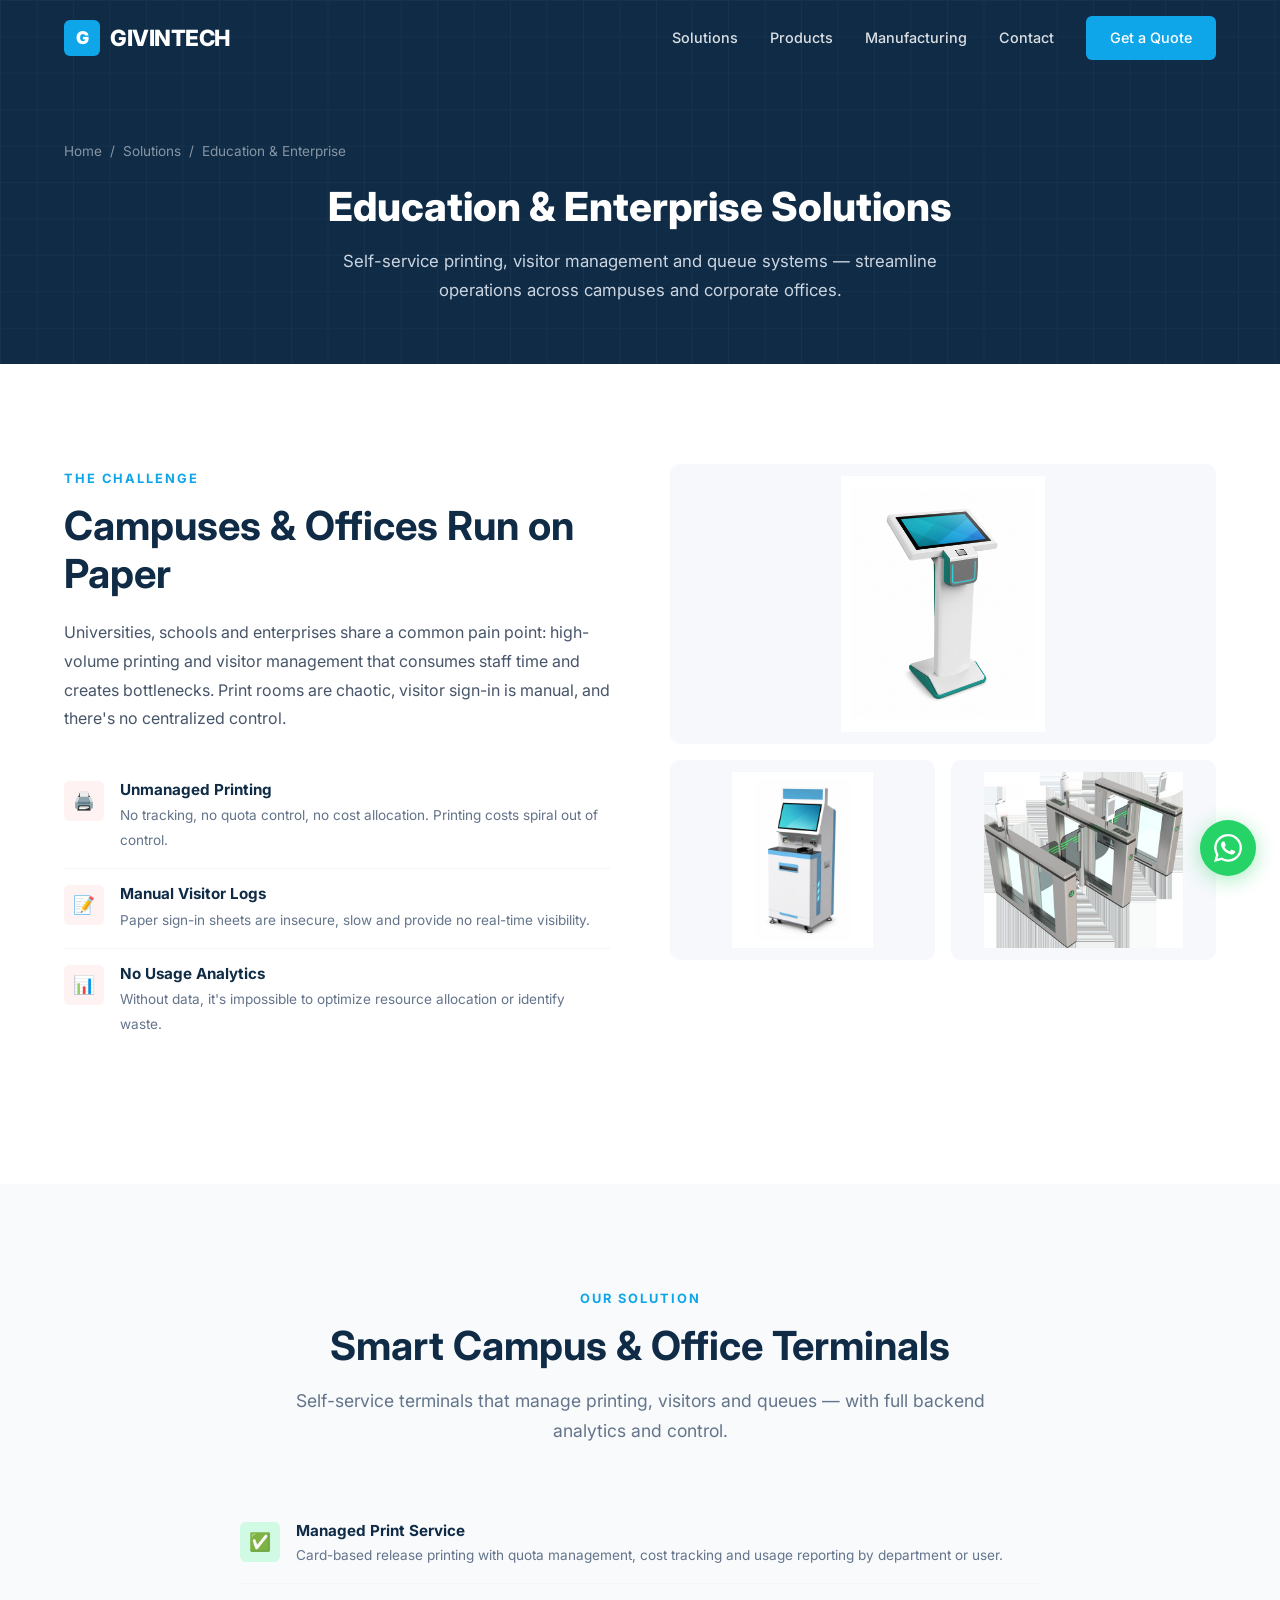
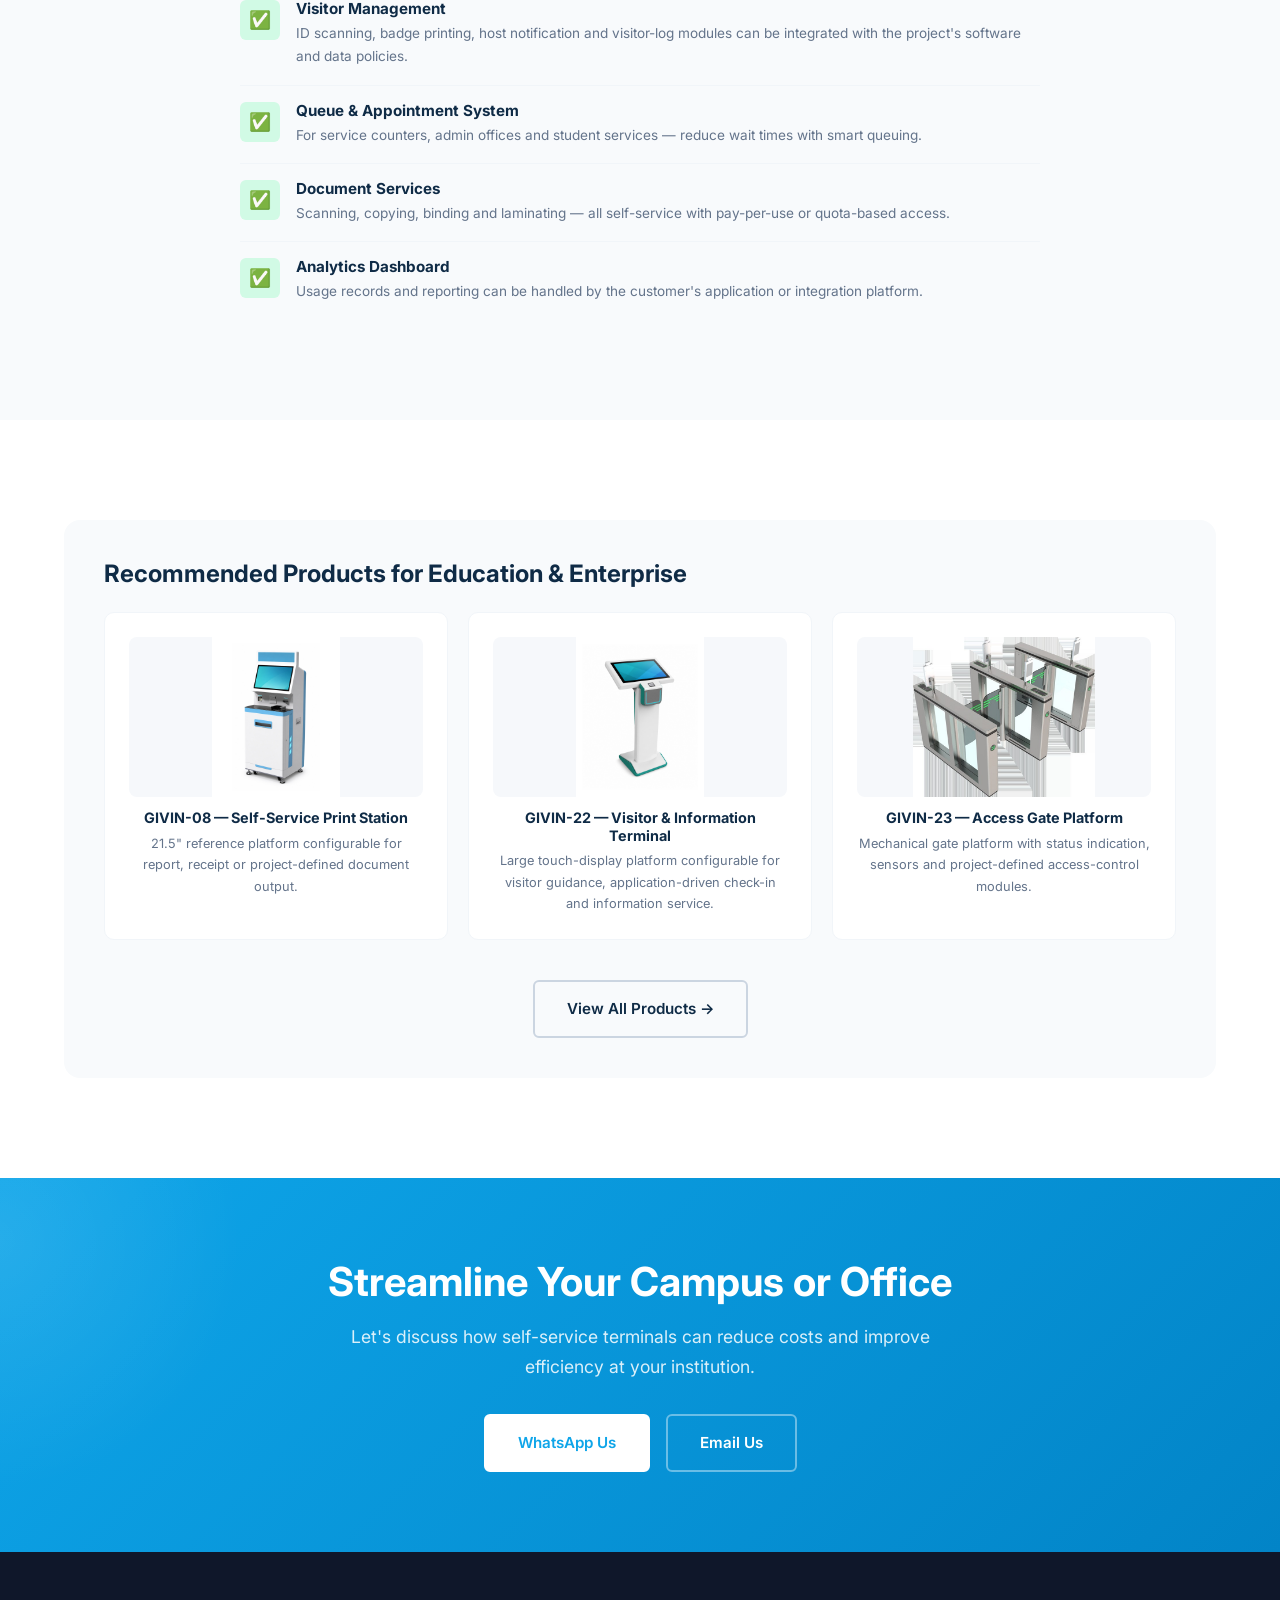
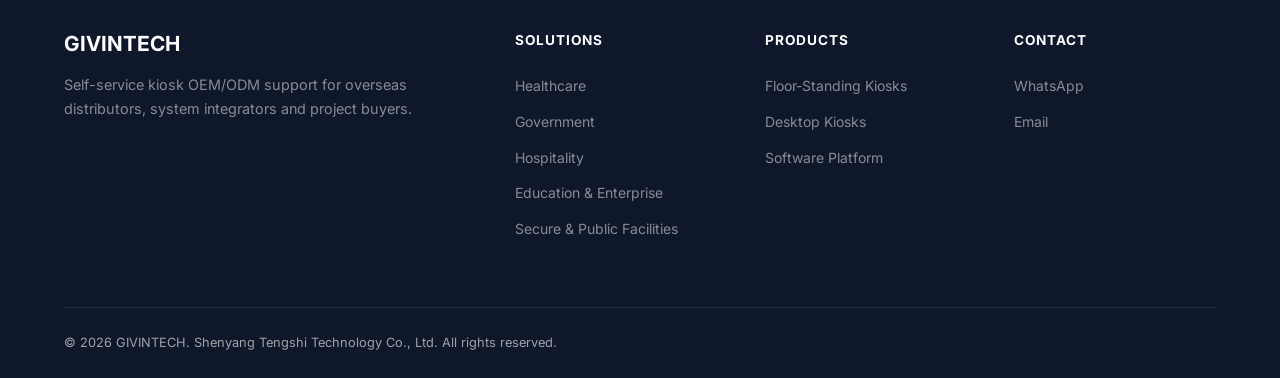
<file: solutions/education-enterprise.html>
﻿<!DOCTYPE html>
<html lang="en">
<head>
  <meta charset="UTF-8">
  <meta name="viewport" content="width=device-width, initial-scale=1.0">
  <title>Education & Enterprise Self-Service Solutions — GIVINTECH</title>
  <meta name="description" content="Self-service printing, visitor management and queue systems for schools, universities and enterprises. Streamline campus and office operations.">
  <meta name="keywords" content="campus kiosk, enterprise kiosk, self-service printing, visitor management kiosk, school self-service terminal">
  <link rel="canonical" href="https://givintech.com/solutions/education-enterprise.html">
  <link rel="preconnect" href="https://fonts.googleapis.com">
  <link rel="preconnect" href="https://fonts.gstatic.com" crossorigin>
  <link href="https://fonts.googleapis.com/css2?family=Inter:wght@400;500;600;700;800;900&display=swap" rel="stylesheet">
  <link rel="stylesheet" href="../css/style.css?v=20260825-2">
  <link rel="icon" type="image/svg+xml" href="data:image/svg+xml,<svg xmlns='http://www.w3.org/2000/svg' viewBox='0 0 32 32'><rect width='32' height='32' rx='6' fill='%230ea5e9'/><text x='50%25' y='55%25' dominant-baseline='middle' text-anchor='middle' fill='white' font-family='Arial' font-weight='900' font-size='18'>G</text></svg>">
</head>
<body>

  <nav class="navbar scrolled">
    <div class="container">
      <a href="../" class="navbar-logo"><div class="logo-icon">G</div>GIVINTECH</a>
      <div class="navbar-menu">
        <a href="../#solutions">Solutions</a>
        <a href="../products.html">Products</a>
        <a href="../#manufacturing">Manufacturing</a>
        <a href="../#contact">Contact</a>
        <a href="../#contact" class="navbar-cta">Get a Quote</a>
      </div>
      <div class="navbar-toggle"><span></span><span></span><span></span></div>
    </div>
  </nav>

  <section class="page-hero">
    <div class="container">
      <div class="breadcrumb">
        <a href="../">Home</a><span>/</span><span>Solutions</span><span>/</span><span>Education & Enterprise</span>
      </div>
      <h1>Education & Enterprise Solutions</h1>
      <p>Self-service printing, visitor management and queue systems — streamline operations across campuses and corporate offices.</p>
    </div>
  </section>

  <section class="section">
    <div class="container">
      <div class="solution-content">
        <div class="solution-text">
          <span class="label" style="display:inline-block;font-size:0.8rem;font-weight:700;text-transform:uppercase;letter-spacing:2px;color:var(--accent);margin-bottom:12px;">The Challenge</span>
          <h2>Campuses & Offices Run on Paper</h2>
          <p>Universities, schools and enterprises share a common pain point: high-volume printing and visitor management that consumes staff time and creates bottlenecks. Print rooms are chaotic, visitor sign-in is manual, and there's no centralized control.</p>

          <div class="pain-points">
            <div class="pain-point-item">
              <div class="pain-point-icon">🖨️</div>
              <div>
                <h4>Unmanaged Printing</h4>
                <p>No tracking, no quota control, no cost allocation. Printing costs spiral out of control.</p>
              </div>
            </div>
            <div class="pain-point-item">
              <div class="pain-point-icon">📝</div>
              <div>
                <h4>Manual Visitor Logs</h4>
                <p>Paper sign-in sheets are insecure, slow and provide no real-time visibility.</p>
              </div>
            </div>
            <div class="pain-point-item">
              <div class="pain-point-icon">📊</div>
              <div>
                <h4>No Usage Analytics</h4>
                <p>Without data, it's impossible to optimize resource allocation or identify waste.</p>
              </div>
            </div>
          </div>
        </div>

        <div class="solution-image-grid">
          <img src="../images/partner/print-ready/GIVIN-QUEUE-INTEHEL-L07-01.jpg" alt="Campus information query kiosk" loading="lazy">
          <img src="../images/partner/print-ready/GIVIN-PRINT-BJMGLZ-MGLZ-08-01.jpg" alt="Enterprise document printing kiosk" loading="lazy">
          <img src="../images/partner/products/pedestrian-gate.jpg" alt="Configurable campus and office access gate" loading="lazy">
        </div>
      </div>
    </div>
  </section>

  <section class="section" style="background: var(--gray-50);">
    <div class="container">
      <div class="section-header">
        <span class="label">Our Solution</span>
        <h2>Smart Campus & Office Terminals</h2>
        <p>Self-service terminals that manage printing, visitors and queues — with full backend analytics and control.</p>
      </div>

      <div class="pain-point-solution">
        <div class="pain-points" style="max-width: 800px; margin: 0 auto;">
          <div class="pain-point-item">
            <div class="pain-point-icon">✅</div>
            <div>
              <h4>Managed Print Service</h4>
              <p>Card-based release printing with quota management, cost tracking and usage reporting by department or user.</p>
            </div>
          </div>
          <div class="pain-point-item">
            <div class="pain-point-icon">✅</div>
            <div>
              <h4>Visitor Management</h4>
              <p>ID scanning, badge printing, host notification and visitor-log modules can be integrated with the project's software and data policies.</p>
            </div>
          </div>
          <div class="pain-point-item">
            <div class="pain-point-icon">✅</div>
            <div>
              <h4>Queue & Appointment System</h4>
              <p>For service counters, admin offices and student services — reduce wait times with smart queuing.</p>
            </div>
          </div>
          <div class="pain-point-item">
            <div class="pain-point-icon">✅</div>
            <div>
              <h4>Document Services</h4>
              <p>Scanning, copying, binding and laminating — all self-service with pay-per-use or quota-based access.</p>
            </div>
          </div>
          <div class="pain-point-item">
            <div class="pain-point-icon">✅</div>
            <div>
              <h4>Analytics Dashboard</h4>
              <p>Usage records and reporting can be handled by the customer's application or integration platform.</p>
            </div>
          </div>
        </div>
      </div>
    </div>
  </section>

  <section class="section">
    <div class="container">
      <div class="product-combo">
        <h3>Recommended Products for Education & Enterprise</h3>
        <div class="combo-items">
          <div class="combo-item">
            <img src="../images/partner/print-ready/GIVIN-PRINT-BJMGLZ-MGLZ-08-01.jpg" alt="Campus printing kiosk" style="width:100%;height:160px;object-fit:contain;background:#f6f8fb;border-radius:8px;margin-bottom:12px;">
            <h4>GIVIN-08 — Self-Service Print Station</h4>
            <p>21.5" reference platform configurable for report, receipt or project-defined document output.</p>
          </div>
          <div class="combo-item">
            <img src="../images/partner/print-ready/GIVIN-QUEUE-INTEHEL-L07-01.jpg" alt="Visitor and information kiosk" style="width:100%;height:160px;object-fit:contain;background:#f6f8fb;border-radius:8px;margin-bottom:12px;">
            <h4>GIVIN-22 — Visitor & Information Terminal</h4>
            <p>Large touch-display platform configurable for visitor guidance, application-driven check-in and information service.</p>
          </div>
          <div class="combo-item">
            <img src="../images/partner/products/pedestrian-gate.jpg" alt="Campus access gate" style="width:100%;height:160px;object-fit:contain;background:#f6f8fb;border-radius:8px;margin-bottom:12px;">
            <h4>GIVIN-23 — Access Gate Platform</h4>
            <p>Mechanical gate platform with status indication, sensors and project-defined access-control modules.</p>
          </div>
        </div>
        <div class="text-center mt-40">
          <a href="../products.html" class="btn btn-outline-dark">View All Products →</a>
        </div>
      </div>
    </div>
  </section>

  <section class="cta-section">
    <div class="container">
      <h2>Streamline Your Campus or Office</h2>
      <p>Let's discuss how self-service terminals can reduce costs and improve efficiency at your institution.</p>
      <div class="cta-buttons">
        <a href="https://wa.me/8615553874668" target="_blank" class="btn btn-white">WhatsApp Us</a>
        <a href="mailto:sales@givintech.com" class="btn btn-ghost">Email Us</a>
      </div>
    </div>
  </section>

  <footer class="footer">
    <div class="container">
      <div class="footer-grid">
        <div class="footer-brand"><h3>GIVINTECH</h3><p>Self-service kiosk OEM/ODM support for overseas distributors, system integrators and project buyers.</p></div>
        <div class="footer-column"><h4>Solutions</h4><a href="healthcare.html">Healthcare</a><a href="government.html">Government</a><a href="hospitality.html">Hospitality</a><a href="education-enterprise.html">Education & Enterprise</a><a href="defense.html">Secure & Public Facilities</a></div>
        <div class="footer-column"><h4>Products</h4><a href="../products.html">Floor-Standing Kiosks</a><a href="../products.html">Desktop Kiosks</a><a href="../products.html">Software Platform</a></div>
        <div class="footer-column"><h4>Contact</h4><a href="https://wa.me/8615553874668" target="_blank">WhatsApp</a><a href="mailto:sales@givintech.com">Email</a></div>
      </div>
      <div class="footer-bottom"><span>© 2026 GIVINTECH. Shenyang Tengshi Technology Co., Ltd. All rights reserved.</span></div>
    </div>
  </footer>

  <a href="https://wa.me/8615553874668" target="_blank" class="whatsapp-float" aria-label="Chat on WhatsApp">
    <svg viewBox="0 0 24 24"><path d="M17.472 14.382c-.297-.149-1.758-.867-2.03-.967-.273-.099-.471-.148-.67.15-.197.297-.767.966-.94 1.164-.173.199-.347.223-.644.075-.297-.15-1.255-.463-2.39-1.475-.883-.788-1.48-1.761-1.653-2.059-.173-.297-.018-.458.13-.606.134-.133.298-.347.446-.52.149-.174.198-.298.298-.497.099-.198.05-.371-.025-.52-.075-.149-.669-1.612-.916-2.207-.242-.579-.487-.5-.669-.51-.173-.008-.371-.01-.57-.01-.198 0-.52.074-.792.372-.272.297-1.04 1.016-1.04 2.479 0 1.462 1.065 2.875 1.213 3.074.149.198 2.096 3.2 5.077 4.487.709.306 1.262.489 1.694.625.712.227 1.36.195 1.871.118.571-.085 1.758-.719 2.006-1.413.248-.694.248-1.289.173-1.413-.074-.124-.272-.198-.57-.347m-5.421 7.403h-.004a9.87 9.87 0 01-5.031-1.378l-.361-.214-3.741.982.998-3.648-.235-.374a9.86 9.86 0 01-1.51-5.26c.001-5.45 4.436-9.884 9.888-9.884 2.64 0 5.122 1.03 6.988 2.898a9.825 9.825 0 012.893 6.994c-.003 5.45-4.437 9.884-9.885 9.884m8.413-18.297A11.815 11.815 0 0012.05 0C5.495 0 .16 5.335.157 11.892c0 2.096.547 4.142 1.588 5.945L.057 24l6.305-1.654a11.882 11.882 0 005.683 1.448h.005c6.554 0 11.89-5.335 11.893-11.893a11.821 11.821 0 00-3.48-8.413z"/></svg>
  </a>

  <script src="../js/main.js"></script>
</body>
</html>
</file>
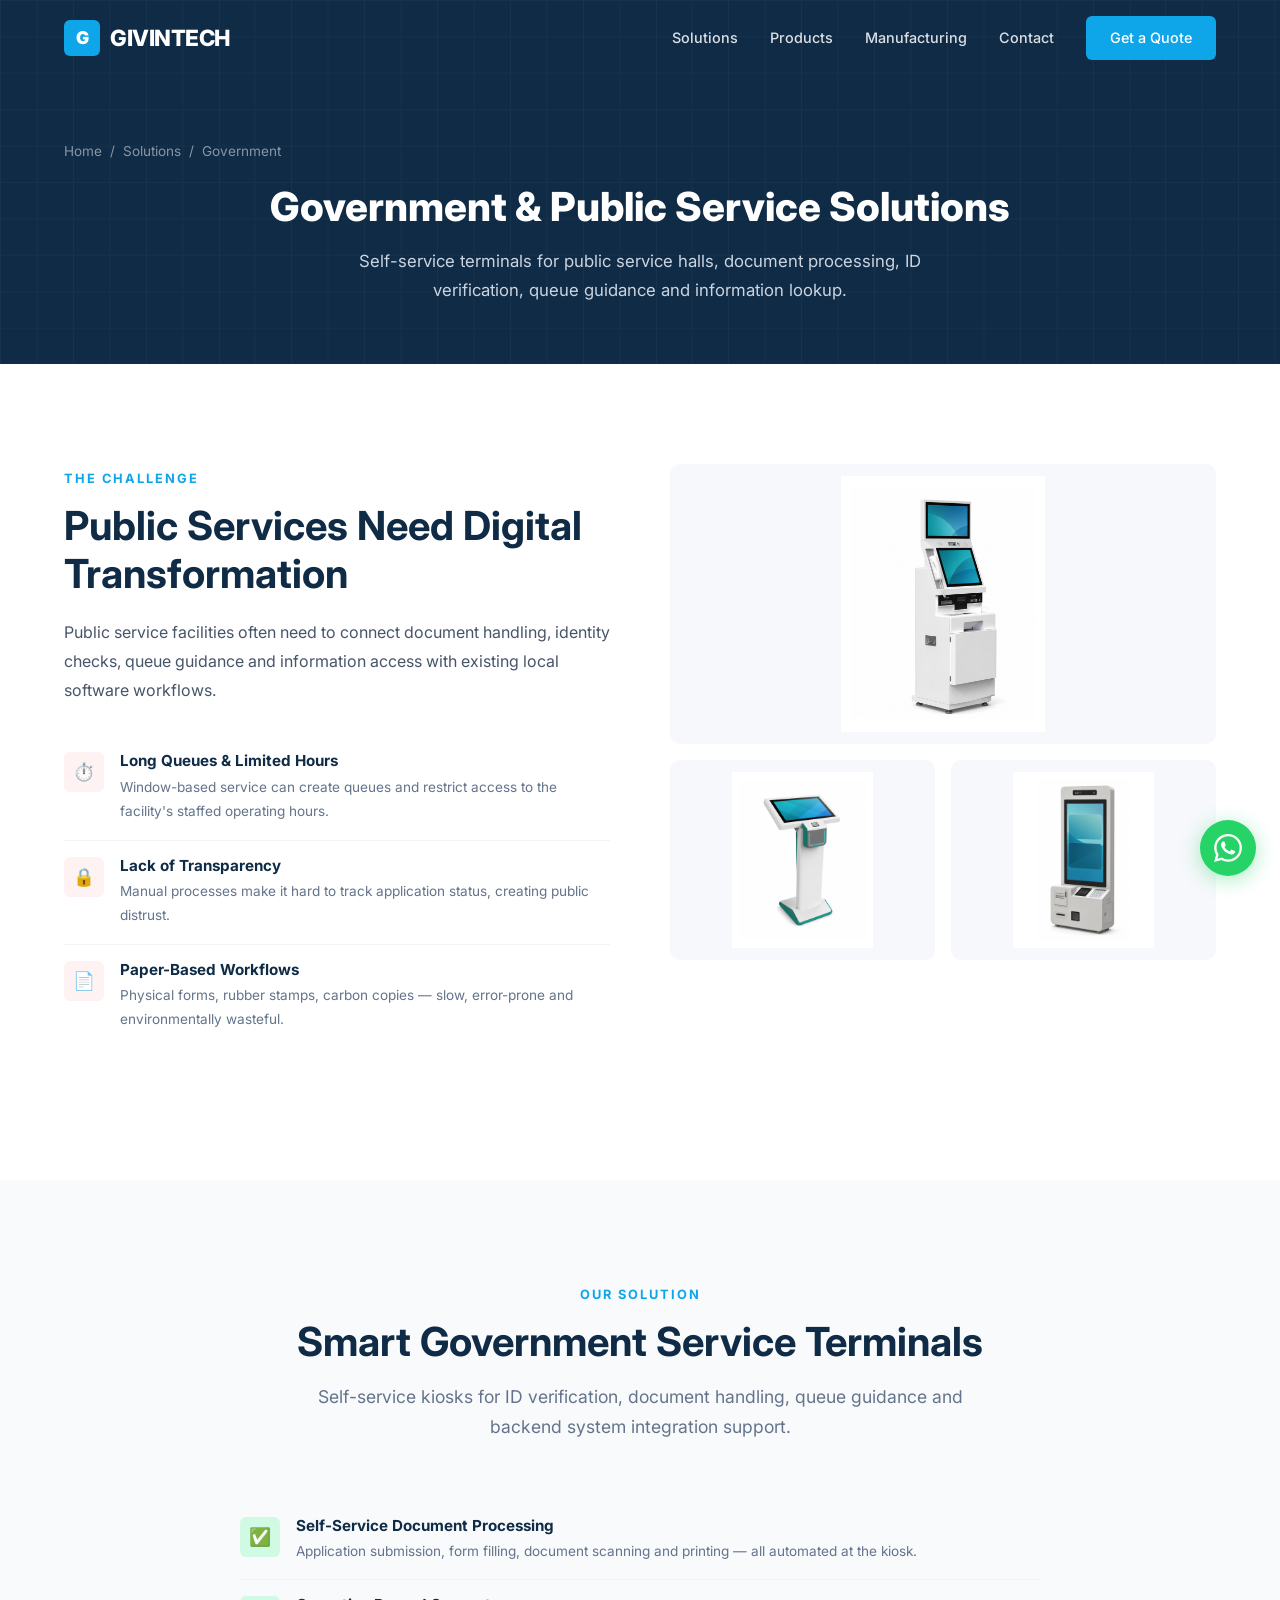
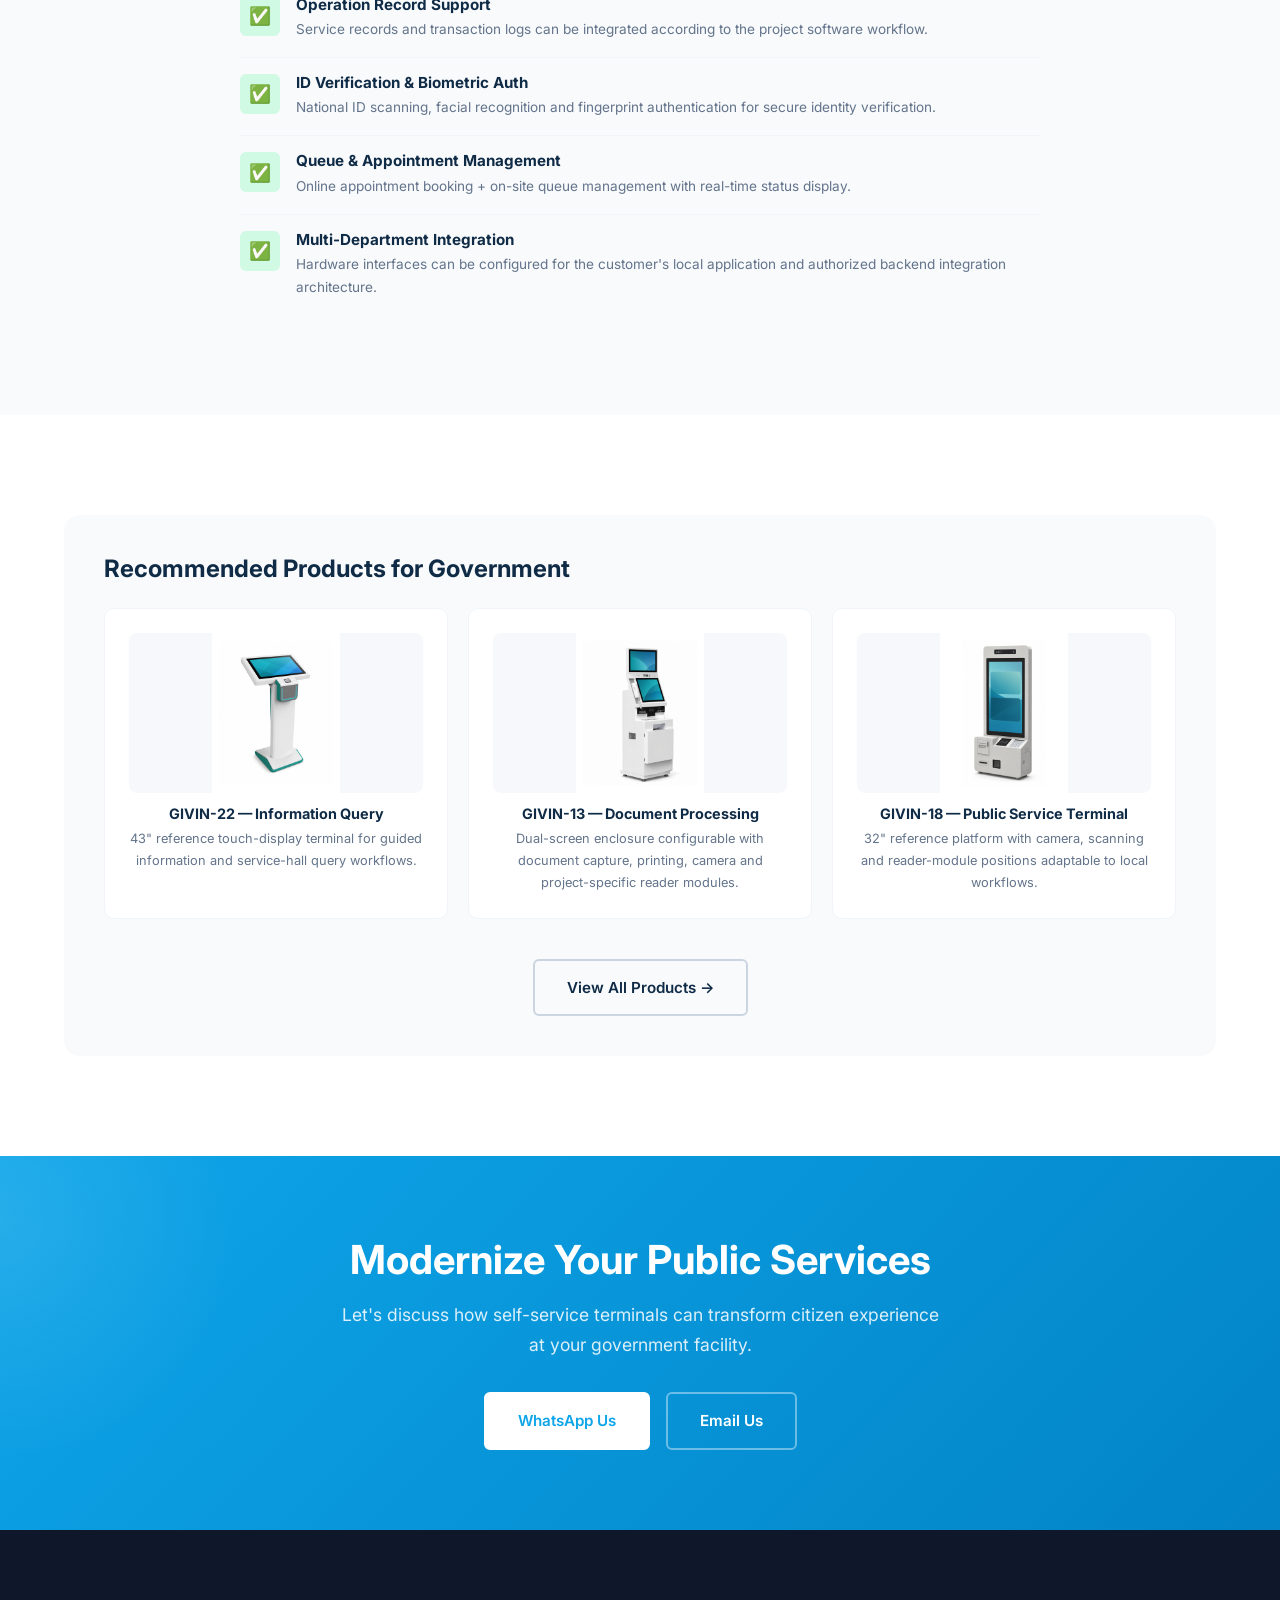
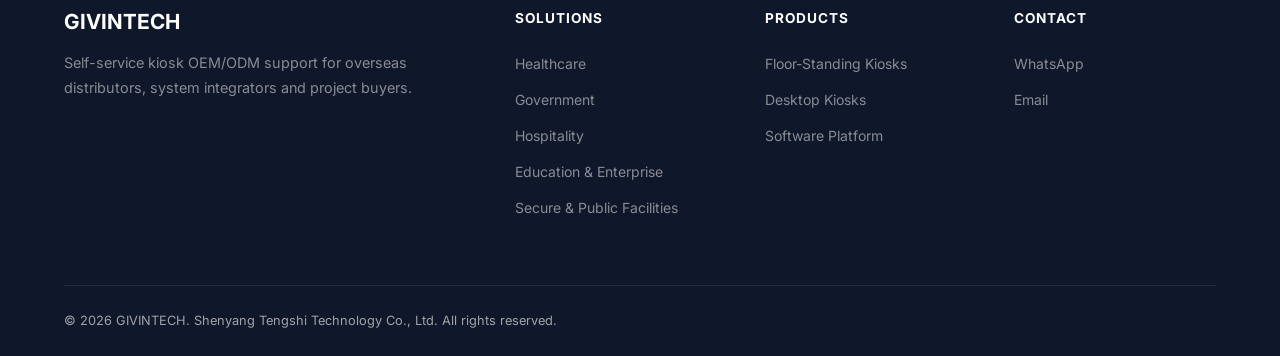
<file: solutions/government.html>
﻿<!DOCTYPE html>
<html lang="en">
<head>
  <meta charset="UTF-8">
  <meta name="viewport" content="width=device-width, initial-scale=1.0">
  <title>Government & Public Service Kiosks — GIVINTECH</title>
  <meta name="description" content="Self-service terminals for government service halls, ID verification, document processing, queue guidance and information lookup.">
  <meta name="keywords" content="government kiosk, public service kiosk, e-government terminal, government self-service, digital government kiosk">
  <link rel="canonical" href="https://givintech.com/solutions/government.html">
  <link rel="preconnect" href="https://fonts.googleapis.com">
  <link rel="preconnect" href="https://fonts.gstatic.com" crossorigin>
  <link href="https://fonts.googleapis.com/css2?family=Inter:wght@400;500;600;700;800;900&display=swap" rel="stylesheet">
  <link rel="stylesheet" href="../css/style.css?v=20260825-2">
  <link rel="icon" type="image/svg+xml" href="data:image/svg+xml,<svg xmlns='http://www.w3.org/2000/svg' viewBox='0 0 32 32'><rect width='32' height='32' rx='6' fill='%230ea5e9'/><text x='50%25' y='55%25' dominant-baseline='middle' text-anchor='middle' fill='white' font-family='Arial' font-weight='900' font-size='18'>G</text></svg>">
</head>
<body>

  <nav class="navbar scrolled">
    <div class="container">
      <a href="../" class="navbar-logo"><div class="logo-icon">G</div>GIVINTECH</a>
      <div class="navbar-menu">
        <a href="../#solutions">Solutions</a>
        <a href="../products.html">Products</a>
        <a href="../#manufacturing">Manufacturing</a>
        <a href="../#contact">Contact</a>
        <a href="../#contact" class="navbar-cta">Get a Quote</a>
      </div>
      <div class="navbar-toggle"><span></span><span></span><span></span></div>
    </div>
  </nav>

  <section class="page-hero">
    <div class="container">
      <div class="breadcrumb">
        <a href="../">Home</a><span>/</span><span>Solutions</span><span>/</span><span>Government</span>
      </div>
      <h1>Government & Public Service Solutions</h1>
      <p>Self-service terminals for public service halls, document processing, ID verification, queue guidance and information lookup.</p>
    </div>
  </section>

  <section class="section">
    <div class="container">
      <div class="solution-content">
        <div class="solution-text">
          <span class="label" style="display:inline-block;font-size:0.8rem;font-weight:700;text-transform:uppercase;letter-spacing:2px;color:var(--accent);margin-bottom:12px;">The Challenge</span>
          <h2>Public Services Need Digital Transformation</h2>
          <p>Public service facilities often need to connect document handling, identity checks, queue guidance and information access with existing local software workflows.</p>

          <div class="pain-points">
            <div class="pain-point-item">
              <div class="pain-point-icon">⏱️</div>
              <div>
                <h4>Long Queues & Limited Hours</h4>
                <p>Window-based service can create queues and restrict access to the facility's staffed operating hours.</p>
              </div>
            </div>
            <div class="pain-point-item">
              <div class="pain-point-icon">🔒</div>
              <div>
                <h4>Lack of Transparency</h4>
                <p>Manual processes make it hard to track application status, creating public distrust.</p>
              </div>
            </div>
            <div class="pain-point-item">
              <div class="pain-point-icon">📄</div>
              <div>
                <h4>Paper-Based Workflows</h4>
                <p>Physical forms, rubber stamps, carbon copies — slow, error-prone and environmentally wasteful.</p>
              </div>
            </div>
          </div>
        </div>

        <div class="solution-image-grid">
          <img src="../images/partner/print-ready/GIVIN-RETAIL-BJMGLZ-MGLZ-19-01.jpg" alt="Dual-screen public service kiosk" loading="lazy">
          <img src="../images/partner/print-ready/GIVIN-QUEUE-INTEHEL-L07-01.jpg" alt="Large public information query terminal" loading="lazy">
          <img src="../images/partner/print-ready/GIVIN-FLOOR-BJMGLZ-MGLZ-04-01.jpg" alt="Public service document kiosk" loading="lazy">
        </div>
      </div>
    </div>
  </section>

  <section class="section" style="background: var(--gray-50);">
    <div class="container">
      <div class="section-header">
        <span class="label">Our Solution</span>
        <h2>Smart Government Service Terminals</h2>
        <p>Self-service kiosks for ID verification, document handling, queue guidance and backend system integration support.</p>
      </div>

      <div class="pain-point-solution">
        <div class="pain-points" style="max-width: 800px; margin: 0 auto;">
          <div class="pain-point-item">
            <div class="pain-point-icon">✅</div>
            <div>
              <h4>Self-Service Document Processing</h4>
              <p>Application submission, form filling, document scanning and printing — all automated at the kiosk.</p>
            </div>
          </div>
          <div class="pain-point-item">
            <div class="pain-point-icon">✅</div>
            <div>
              <h4>Operation Record Support</h4>
              <p>Service records and transaction logs can be integrated according to the project software workflow.</p>
            </div>
          </div>
          <div class="pain-point-item">
            <div class="pain-point-icon">✅</div>
            <div>
              <h4>ID Verification & Biometric Auth</h4>
              <p>National ID scanning, facial recognition and fingerprint authentication for secure identity verification.</p>
            </div>
          </div>
          <div class="pain-point-item">
            <div class="pain-point-icon">✅</div>
            <div>
              <h4>Queue & Appointment Management</h4>
              <p>Online appointment booking + on-site queue management with real-time status display.</p>
            </div>
          </div>
          <div class="pain-point-item">
            <div class="pain-point-icon">✅</div>
            <div>
              <h4>Multi-Department Integration</h4>
              <p>Hardware interfaces can be configured for the customer's local application and authorized backend integration architecture.</p>
            </div>
          </div>
        </div>
      </div>
    </div>
  </section>

  <section class="section">
    <div class="container">
      <div class="product-combo">
        <h3>Recommended Products for Government</h3>
        <div class="combo-items">
          <div class="combo-item">
            <img src="../images/partner/print-ready/GIVIN-QUEUE-INTEHEL-L07-01.jpg" alt="GIVIN-22 service hall information kiosk" style="width:100%;height:160px;object-fit:contain;background:#f6f8fb;border-radius:8px;margin-bottom:12px;">
            <h4>GIVIN-22 — Information Query</h4>
            <p>43" reference touch-display terminal for guided information and service-hall query workflows.</p>
          </div>
          <div class="combo-item">
            <img src="../images/partner/print-ready/GIVIN-RETAIL-BJMGLZ-MGLZ-19-01.jpg" alt="GIVIN-13 document processing kiosk" style="width:100%;height:160px;object-fit:contain;background:#f6f8fb;border-radius:8px;margin-bottom:12px;">
            <h4>GIVIN-13 — Document Processing</h4>
            <p>Dual-screen enclosure configurable with document capture, printing, camera and project-specific reader modules.</p>
          </div>
          <div class="combo-item">
            <img src="../images/partner/print-ready/GIVIN-FLOOR-BJMGLZ-MGLZ-04-01.jpg" alt="GIVIN-18 public service kiosk" style="width:100%;height:160px;object-fit:contain;background:#f6f8fb;border-radius:8px;margin-bottom:12px;">
            <h4>GIVIN-18 — Public Service Terminal</h4>
            <p>32" reference platform with camera, scanning and reader-module positions adaptable to local workflows.</p>
          </div>
        </div>
        <div class="text-center mt-40">
          <a href="../products.html" class="btn btn-outline-dark">View All Products →</a>
        </div>
      </div>
    </div>
  </section>

  <section class="cta-section">
    <div class="container">
      <h2>Modernize Your Public Services</h2>
      <p>Let's discuss how self-service terminals can transform citizen experience at your government facility.</p>
      <div class="cta-buttons">
        <a href="https://wa.me/8615553874668" target="_blank" class="btn btn-white">WhatsApp Us</a>
        <a href="mailto:sales@givintech.com" class="btn btn-ghost">Email Us</a>
      </div>
    </div>
  </section>

  <footer class="footer">
    <div class="container">
      <div class="footer-grid">
        <div class="footer-brand"><h3>GIVINTECH</h3><p>Self-service kiosk OEM/ODM support for overseas distributors, system integrators and project buyers.</p></div>
        <div class="footer-column"><h4>Solutions</h4><a href="healthcare.html">Healthcare</a><a href="government.html">Government</a><a href="hospitality.html">Hospitality</a><a href="education-enterprise.html">Education & Enterprise</a><a href="defense.html">Secure & Public Facilities</a></div>
        <div class="footer-column"><h4>Products</h4><a href="../products.html">Floor-Standing Kiosks</a><a href="../products.html">Desktop Kiosks</a><a href="../products.html">Software Platform</a></div>
        <div class="footer-column"><h4>Contact</h4><a href="https://wa.me/8615553874668" target="_blank">WhatsApp</a><a href="mailto:sales@givintech.com">Email</a></div>
      </div>
      <div class="footer-bottom"><span>© 2026 GIVINTECH. Shenyang Tengshi Technology Co., Ltd. All rights reserved.</span></div>
    </div>
  </footer>

  <a href="https://wa.me/8615553874668" target="_blank" class="whatsapp-float" aria-label="Chat on WhatsApp">
    <svg viewBox="0 0 24 24"><path d="M17.472 14.382c-.297-.149-1.758-.867-2.03-.967-.273-.099-.471-.148-.67.15-.197.297-.767.966-.94 1.164-.173.199-.347.223-.644.075-.297-.15-1.255-.463-2.39-1.475-.883-.788-1.48-1.761-1.653-2.059-.173-.297-.018-.458.13-.606.134-.133.298-.347.446-.52.149-.174.198-.298.298-.497.099-.198.05-.371-.025-.52-.075-.149-.669-1.612-.916-2.207-.242-.579-.487-.5-.669-.51-.173-.008-.371-.01-.57-.01-.198 0-.52.074-.792.372-.272.297-1.04 1.016-1.04 2.479 0 1.462 1.065 2.875 1.213 3.074.149.198 2.096 3.2 5.077 4.487.709.306 1.262.489 1.694.625.712.227 1.36.195 1.871.118.571-.085 1.758-.719 2.006-1.413.248-.694.248-1.289.173-1.413-.074-.124-.272-.198-.57-.347m-5.421 7.403h-.004a9.87 9.87 0 01-5.031-1.378l-.361-.214-3.741.982.998-3.648-.235-.374a9.86 9.86 0 01-1.51-5.26c.001-5.45 4.436-9.884 9.888-9.884 2.64 0 5.122 1.03 6.988 2.898a9.825 9.825 0 012.893 6.994c-.003 5.45-4.437 9.884-9.885 9.884m8.413-18.297A11.815 11.815 0 0012.05 0C5.495 0 .16 5.335.157 11.892c0 2.096.547 4.142 1.588 5.945L.057 24l6.305-1.654a11.882 11.882 0 005.683 1.448h.005c6.554 0 11.89-5.335 11.893-11.893a11.821 11.821 0 00-3.48-8.413z"/></svg>
  </a>

  <script src="../js/main.js"></script>
</body>
</html>
</file>
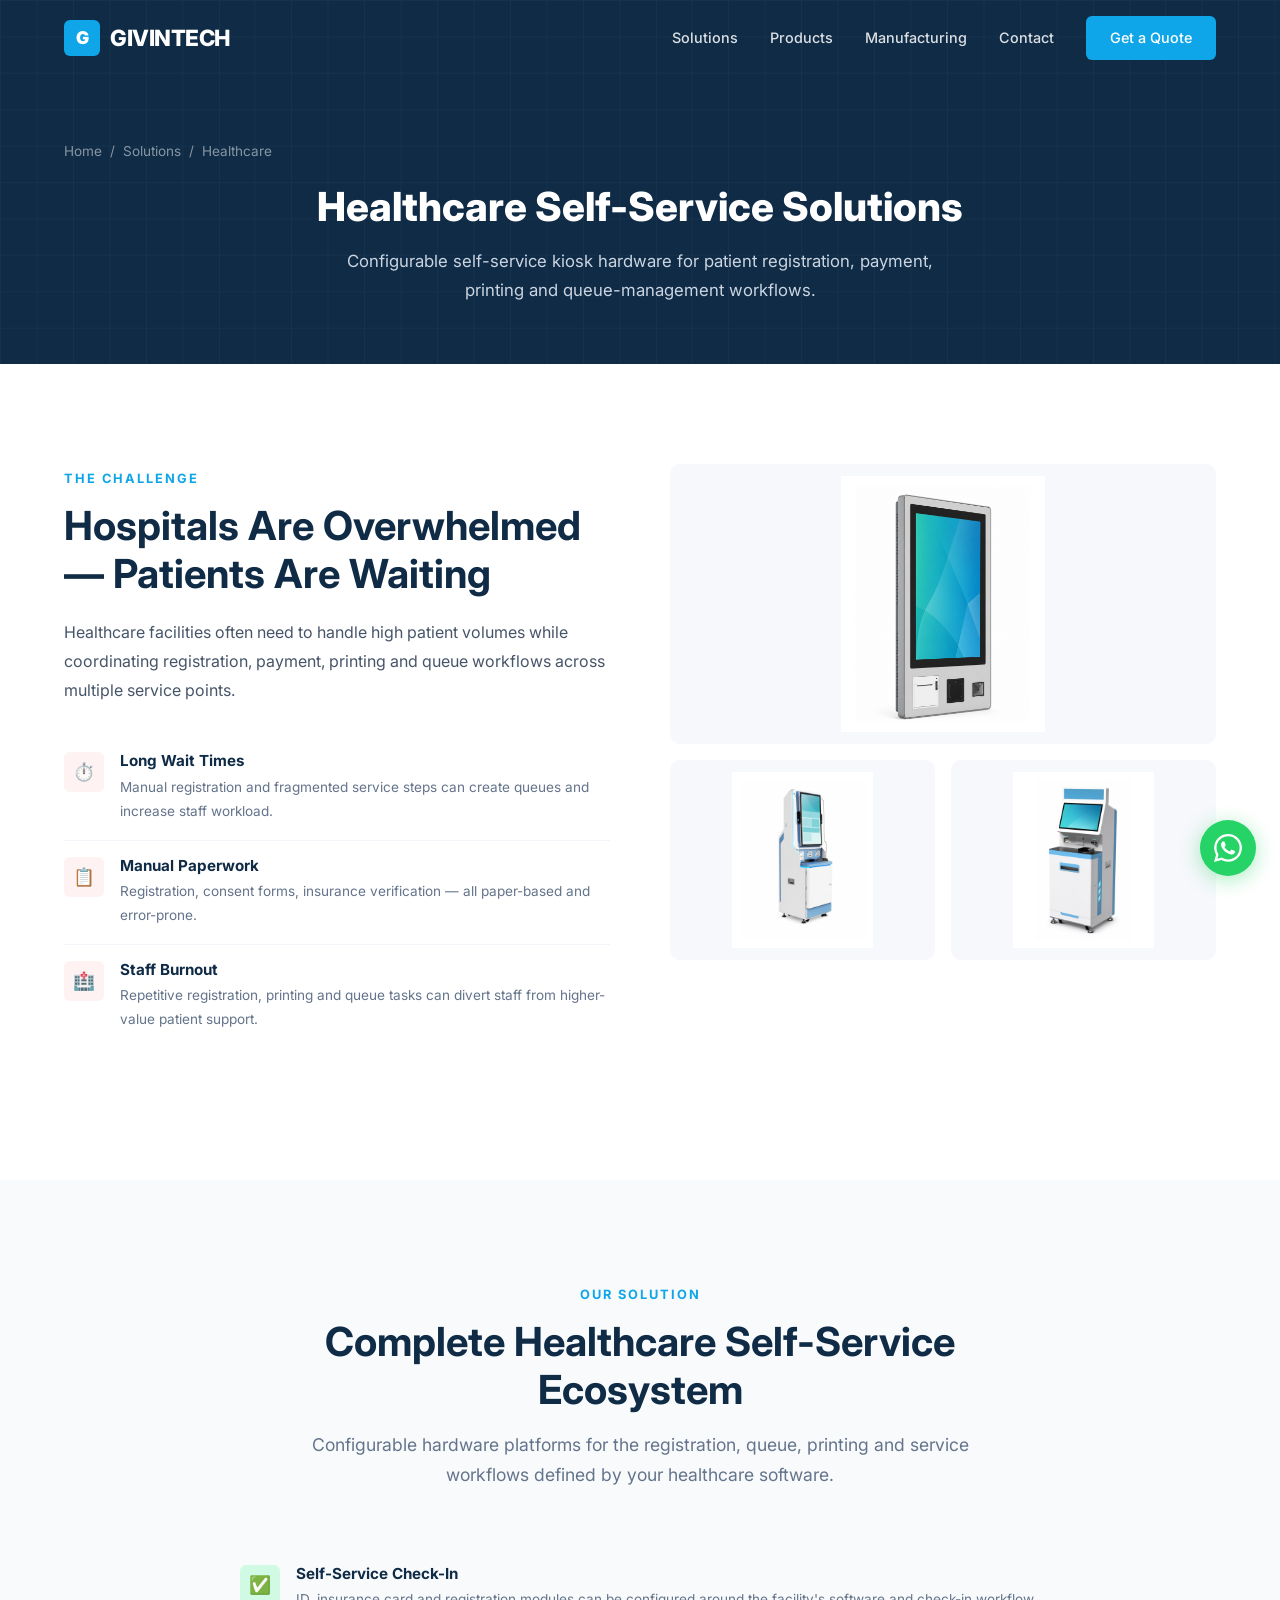
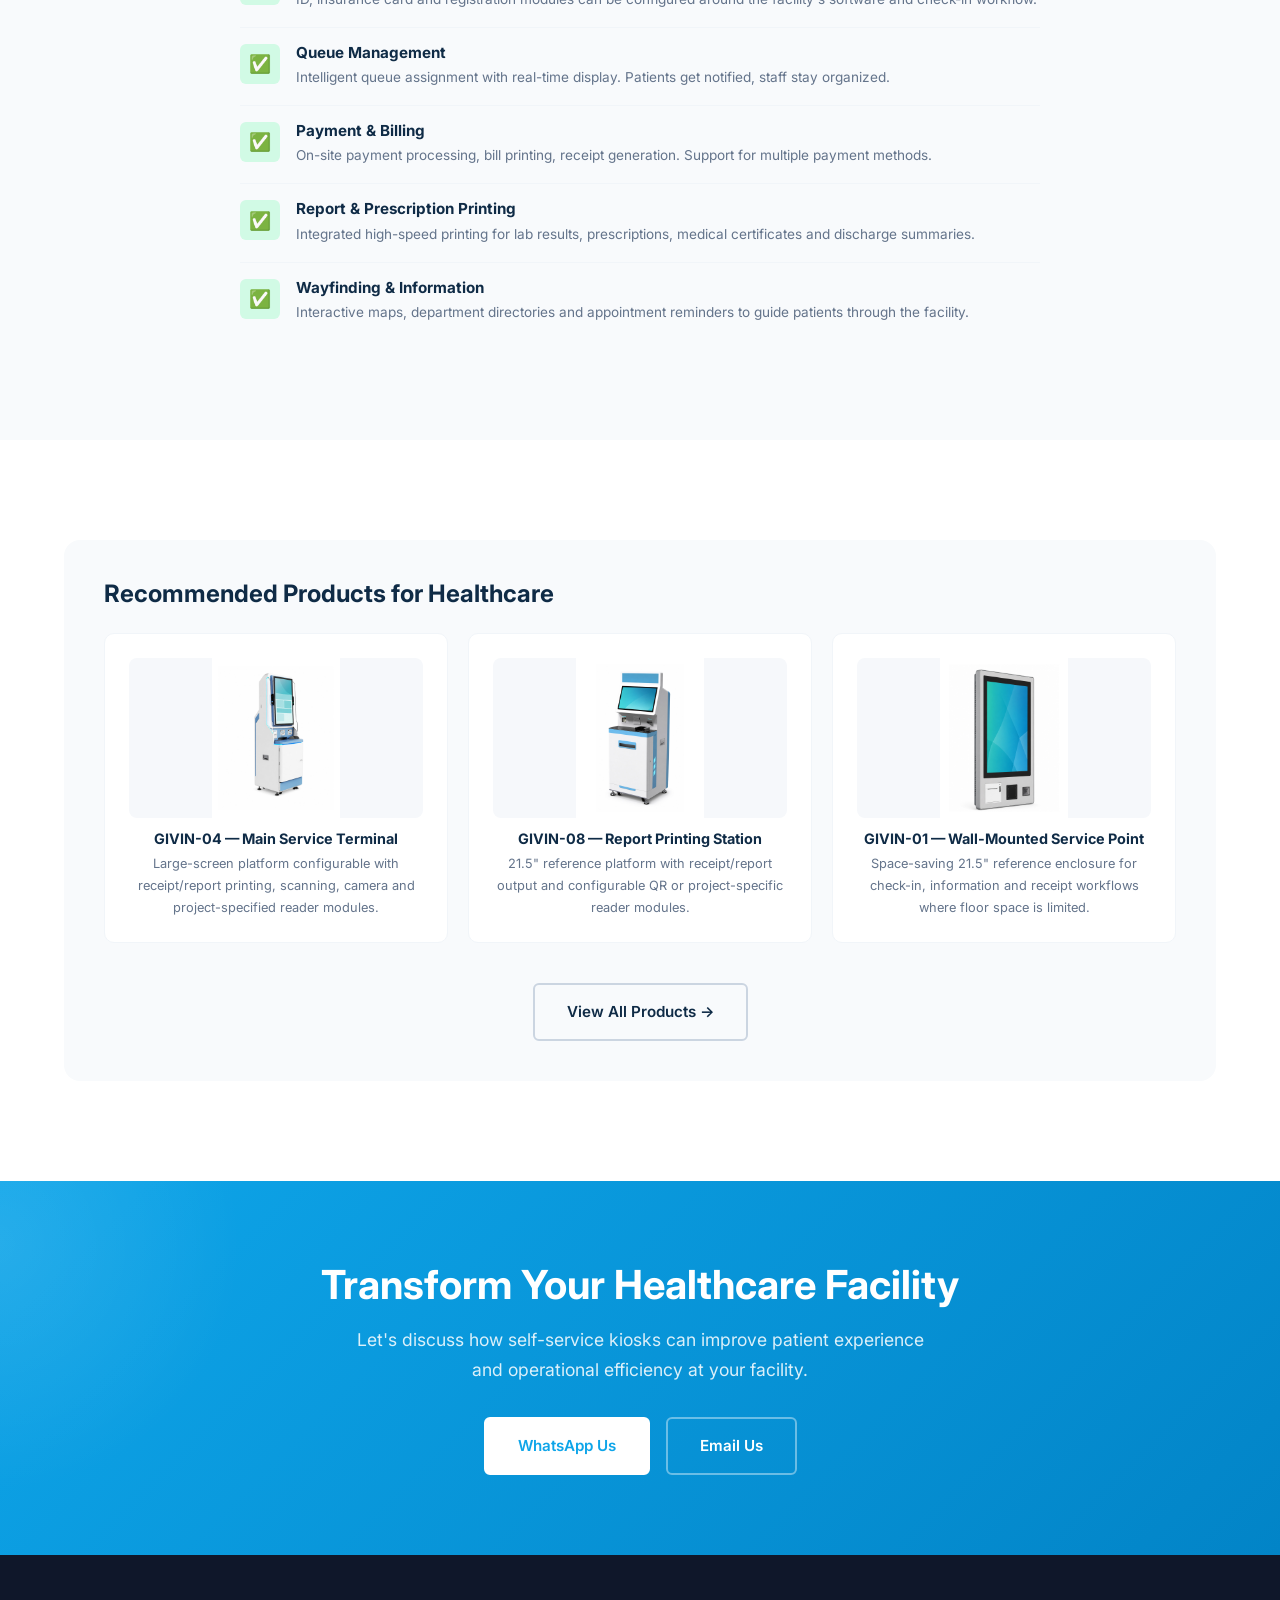
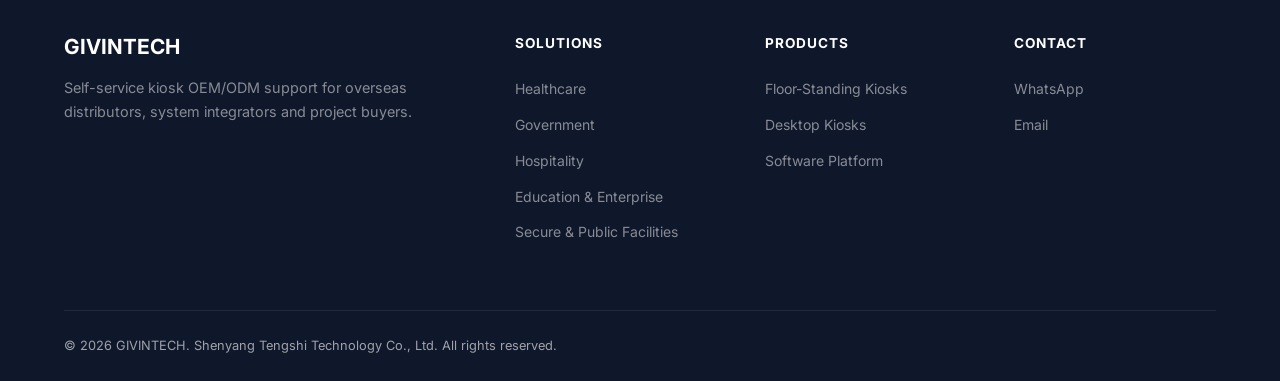
<file: solutions/healthcare.html>
﻿<!DOCTYPE html>
<html lang="en">
<head>
  <meta charset="UTF-8">
  <meta name="viewport" content="width=device-width, initial-scale=1.0">
  <title>Healthcare Self-Service Kiosks — GIVINTECH</title>
  <meta name="description" content="Configurable kiosk hardware for patient check-in, payment, queue management and printing workflows in healthcare facilities.">
  <meta name="keywords" content="healthcare kiosk, hospital self-service, patient check-in kiosk, medical kiosk manufacturer, healthcare self-service terminal">
  <link rel="canonical" href="https://givintech.com/solutions/healthcare.html">
  <link rel="preconnect" href="https://fonts.googleapis.com">
  <link rel="preconnect" href="https://fonts.gstatic.com" crossorigin>
  <link href="https://fonts.googleapis.com/css2?family=Inter:wght@400;500;600;700;800;900&display=swap" rel="stylesheet">
  <link rel="stylesheet" href="../css/style.css?v=20260825-2">
  <link rel="icon" type="image/svg+xml" href="data:image/svg+xml,<svg xmlns='http://www.w3.org/2000/svg' viewBox='0 0 32 32'><rect width='32' height='32' rx='6' fill='%230ea5e9'/><text x='50%25' y='55%25' dominant-baseline='middle' text-anchor='middle' fill='white' font-family='Arial' font-weight='900' font-size='18'>G</text></svg>">
</head>
<body>

  <!-- NAVBAR -->
  <nav class="navbar scrolled">
    <div class="container">
      <a href="../" class="navbar-logo">
        <div class="logo-icon">G</div>
        GIVINTECH
      </a>
      <div class="navbar-menu">
        <a href="../#solutions">Solutions</a>
        <a href="../products.html">Products</a>
        <a href="../#manufacturing">Manufacturing</a>
        <a href="../#contact">Contact</a>
        <a href="../#contact" class="navbar-cta">Get a Quote</a>
      </div>
      <div class="navbar-toggle"><span></span><span></span><span></span></div>
    </div>
  </nav>

  <!-- PAGE HERO -->
  <section class="page-hero">
    <div class="container">
      <div class="breadcrumb">
        <a href="../">Home</a>
        <span>/</span>
        <span>Solutions</span>
        <span>/</span>
        <span>Healthcare</span>
      </div>
      <h1>Healthcare Self-Service Solutions</h1>
      <p>Configurable self-service kiosk hardware for patient registration, payment, printing and queue-management workflows.</p>
    </div>
  </section>

  <!-- CHALLENGE & SOLUTION -->
  <section class="section">
    <div class="container">
      <div class="solution-content">
        <div class="solution-text">
          <span class="label" style="display:inline-block;font-size:0.8rem;font-weight:700;text-transform:uppercase;letter-spacing:2px;color:var(--accent);margin-bottom:12px;">The Challenge</span>
          <h2>Hospitals Are Overwhelmed — Patients Are Waiting</h2>
          <p>Healthcare facilities often need to handle high patient volumes while coordinating registration, payment, printing and queue workflows across multiple service points.</p>

          <div class="pain-points">
            <div class="pain-point-item">
              <div class="pain-point-icon">⏱️</div>
              <div>
                <h4>Long Wait Times</h4>
                <p>Manual registration and fragmented service steps can create queues and increase staff workload.</p>
              </div>
            </div>
            <div class="pain-point-item">
              <div class="pain-point-icon">📋</div>
              <div>
                <h4>Manual Paperwork</h4>
                <p>Registration, consent forms, insurance verification — all paper-based and error-prone.</p>
              </div>
            </div>
            <div class="pain-point-item">
              <div class="pain-point-icon">🏥</div>
              <div>
                <h4>Staff Burnout</h4>
                <p>Repetitive registration, printing and queue tasks can divert staff from higher-value patient support.</p>
              </div>
            </div>
          </div>
        </div>

        <div class="solution-image-grid">
          <img src="../images/partner/print-ready/GIVIN-WALL-BJMGLZ-MGLZ-01-01.jpg" alt="Wall-mounted healthcare self-service terminal" loading="lazy">
          <img src="../images/partner/print-ready/GIVIN-FLOOR-INTEHEL-HL-LC01C-01.jpg" alt="Large multifunction kiosk for hospital registration areas" loading="lazy">
          <img src="../images/partner/print-ready/GIVIN-PRINT-BJMGLZ-MGLZ-08-01.jpg" alt="Healthcare report printing kiosk" loading="lazy">
        </div>
      </div>
    </div>
  </section>

  <!-- OUR SOLUTION -->
  <section class="section" style="background: var(--gray-50);">
    <div class="container">
      <div class="section-header">
        <span class="label">Our Solution</span>
        <h2>Complete Healthcare Self-Service Ecosystem</h2>
        <p>Configurable hardware platforms for the registration, queue, printing and service workflows defined by your healthcare software.</p>
      </div>

      <div class="pain-point-solution">
        <div class="pain-points" style="max-width: 800px; margin: 0 auto;">
          <div class="pain-point-item">
            <div class="pain-point-icon">✅</div>
            <div>
              <h4>Self-Service Check-In</h4>
              <p>ID, insurance card and registration modules can be configured around the facility's software and check-in workflow.</p>
            </div>
          </div>
          <div class="pain-point-item">
            <div class="pain-point-icon">✅</div>
            <div>
              <h4>Queue Management</h4>
              <p>Intelligent queue assignment with real-time display. Patients get notified, staff stay organized.</p>
            </div>
          </div>
          <div class="pain-point-item">
            <div class="pain-point-icon">✅</div>
            <div>
              <h4>Payment & Billing</h4>
              <p>On-site payment processing, bill printing, receipt generation. Support for multiple payment methods.</p>
            </div>
          </div>
          <div class="pain-point-item">
            <div class="pain-point-icon">✅</div>
            <div>
              <h4>Report & Prescription Printing</h4>
              <p>Integrated high-speed printing for lab results, prescriptions, medical certificates and discharge summaries.</p>
            </div>
          </div>
          <div class="pain-point-item">
            <div class="pain-point-icon">✅</div>
            <div>
              <h4>Wayfinding & Information</h4>
              <p>Interactive maps, department directories and appointment reminders to guide patients through the facility.</p>
            </div>
          </div>
        </div>
      </div>
    </div>
  </section>

  <!-- PRODUCT COMBO -->
  <section class="section">
    <div class="container">
      <div class="product-combo">
        <h3>Recommended Products for Healthcare</h3>
        <div class="combo-items">
          <div class="combo-item">
            <img src="../images/partner/print-ready/GIVIN-FLOOR-INTEHEL-HL-LC01C-01.jpg" alt="GIVIN-04 healthcare lobby kiosk" style="width:100%;height:160px;object-fit:contain;background:#f6f8fb;border-radius:8px;margin-bottom:12px;">
            <h4>GIVIN-04 — Main Service Terminal</h4>
            <p>Large-screen platform configurable with receipt/report printing, scanning, camera and project-specified reader modules.</p>
          </div>
          <div class="combo-item">
            <img src="../images/partner/print-ready/GIVIN-PRINT-BJMGLZ-MGLZ-08-01.jpg" alt="GIVIN-08 healthcare printing kiosk" style="width:100%;height:160px;object-fit:contain;background:#f6f8fb;border-radius:8px;margin-bottom:12px;">
            <h4>GIVIN-08 — Report Printing Station</h4>
            <p>21.5" reference platform with receipt/report output and configurable QR or project-specific reader modules.</p>
          </div>
          <div class="combo-item">
            <img src="../images/partner/print-ready/GIVIN-WALL-BJMGLZ-MGLZ-01-01.jpg" alt="GIVIN-01 wall-mounted healthcare terminal" style="width:100%;height:160px;object-fit:contain;background:#f6f8fb;border-radius:8px;margin-bottom:12px;">
            <h4>GIVIN-01 — Wall-Mounted Service Point</h4>
            <p>Space-saving 21.5" reference enclosure for check-in, information and receipt workflows where floor space is limited.</p>
          </div>
        </div>
        <div class="text-center mt-40">
          <a href="../products.html" class="btn btn-outline-dark">View All Products →</a>
        </div>
      </div>
    </div>
  </section>

  <!-- CTA -->
  <section class="cta-section">
    <div class="container">
      <h2>Transform Your Healthcare Facility</h2>
      <p>Let's discuss how self-service kiosks can improve patient experience and operational efficiency at your facility.</p>
      <div class="cta-buttons">
        <a href="https://wa.me/8615553874668" target="_blank" class="btn btn-white">WhatsApp Us</a>
        <a href="mailto:sales@givintech.com" class="btn btn-ghost">Email Us</a>
      </div>
    </div>
  </section>

  <!-- FOOTER -->
  <footer class="footer">
    <div class="container">
      <div class="footer-grid">
        <div class="footer-brand">
          <h3>GIVINTECH</h3>
          <p>Self-service kiosk OEM/ODM support for overseas distributors, system integrators and project buyers.</p>
        </div>
        <div class="footer-column">
          <h4>Solutions</h4>
          <a href="healthcare.html">Healthcare</a>
          <a href="government.html">Government</a>
          <a href="hospitality.html">Hospitality</a>
          <a href="education-enterprise.html">Education & Enterprise</a>
          <a href="defense.html">Secure & Public Facilities</a>
        </div>
        <div class="footer-column">
          <h4>Products</h4>
          <a href="../products.html">Floor-Standing Kiosks</a>
          <a href="../products.html">Desktop Kiosks</a>
          <a href="../products.html">Software Platform</a>
        </div>
        <div class="footer-column">
          <h4>Contact</h4>
          <a href="https://wa.me/8615553874668" target="_blank">WhatsApp</a>
          <a href="mailto:sales@givintech.com">Email</a>
        </div>
      </div>
      <div class="footer-bottom">
        <span>© 2026 GIVINTECH. Shenyang Tengshi Technology Co., Ltd. All rights reserved.</span>
      </div>
    </div>
  </footer>

  <a href="https://wa.me/8615553874668" target="_blank" class="whatsapp-float" aria-label="Chat on WhatsApp">
    <svg viewBox="0 0 24 24"><path d="M17.472 14.382c-.297-.149-1.758-.867-2.03-.967-.273-.099-.471-.148-.67.15-.197.297-.767.966-.94 1.164-.173.199-.347.223-.644.075-.297-.15-1.255-.463-2.39-1.475-.883-.788-1.48-1.761-1.653-2.059-.173-.297-.018-.458.13-.606.134-.133.298-.347.446-.52.149-.174.198-.298.298-.497.099-.198.05-.371-.025-.52-.075-.149-.669-1.612-.916-2.207-.242-.579-.487-.5-.669-.51-.173-.008-.371-.01-.57-.01-.198 0-.52.074-.792.372-.272.297-1.04 1.016-1.04 2.479 0 1.462 1.065 2.875 1.213 3.074.149.198 2.096 3.2 5.077 4.487.709.306 1.262.489 1.694.625.712.227 1.36.195 1.871.118.571-.085 1.758-.719 2.006-1.413.248-.694.248-1.289.173-1.413-.074-.124-.272-.198-.57-.347m-5.421 7.403h-.004a9.87 9.87 0 01-5.031-1.378l-.361-.214-3.741.982.998-3.648-.235-.374a9.86 9.86 0 01-1.51-5.26c.001-5.45 4.436-9.884 9.888-9.884 2.64 0 5.122 1.03 6.988 2.898a9.825 9.825 0 012.893 6.994c-.003 5.45-4.437 9.884-9.885 9.884m8.413-18.297A11.815 11.815 0 0012.05 0C5.495 0 .16 5.335.157 11.892c0 2.096.547 4.142 1.588 5.945L.057 24l6.305-1.654a11.882 11.882 0 005.683 1.448h.005c6.554 0 11.89-5.335 11.893-11.893a11.821 11.821 0 00-3.48-8.413z"/></svg>
  </a>

  <script src="../js/main.js"></script>
</body>
</html>
</file>
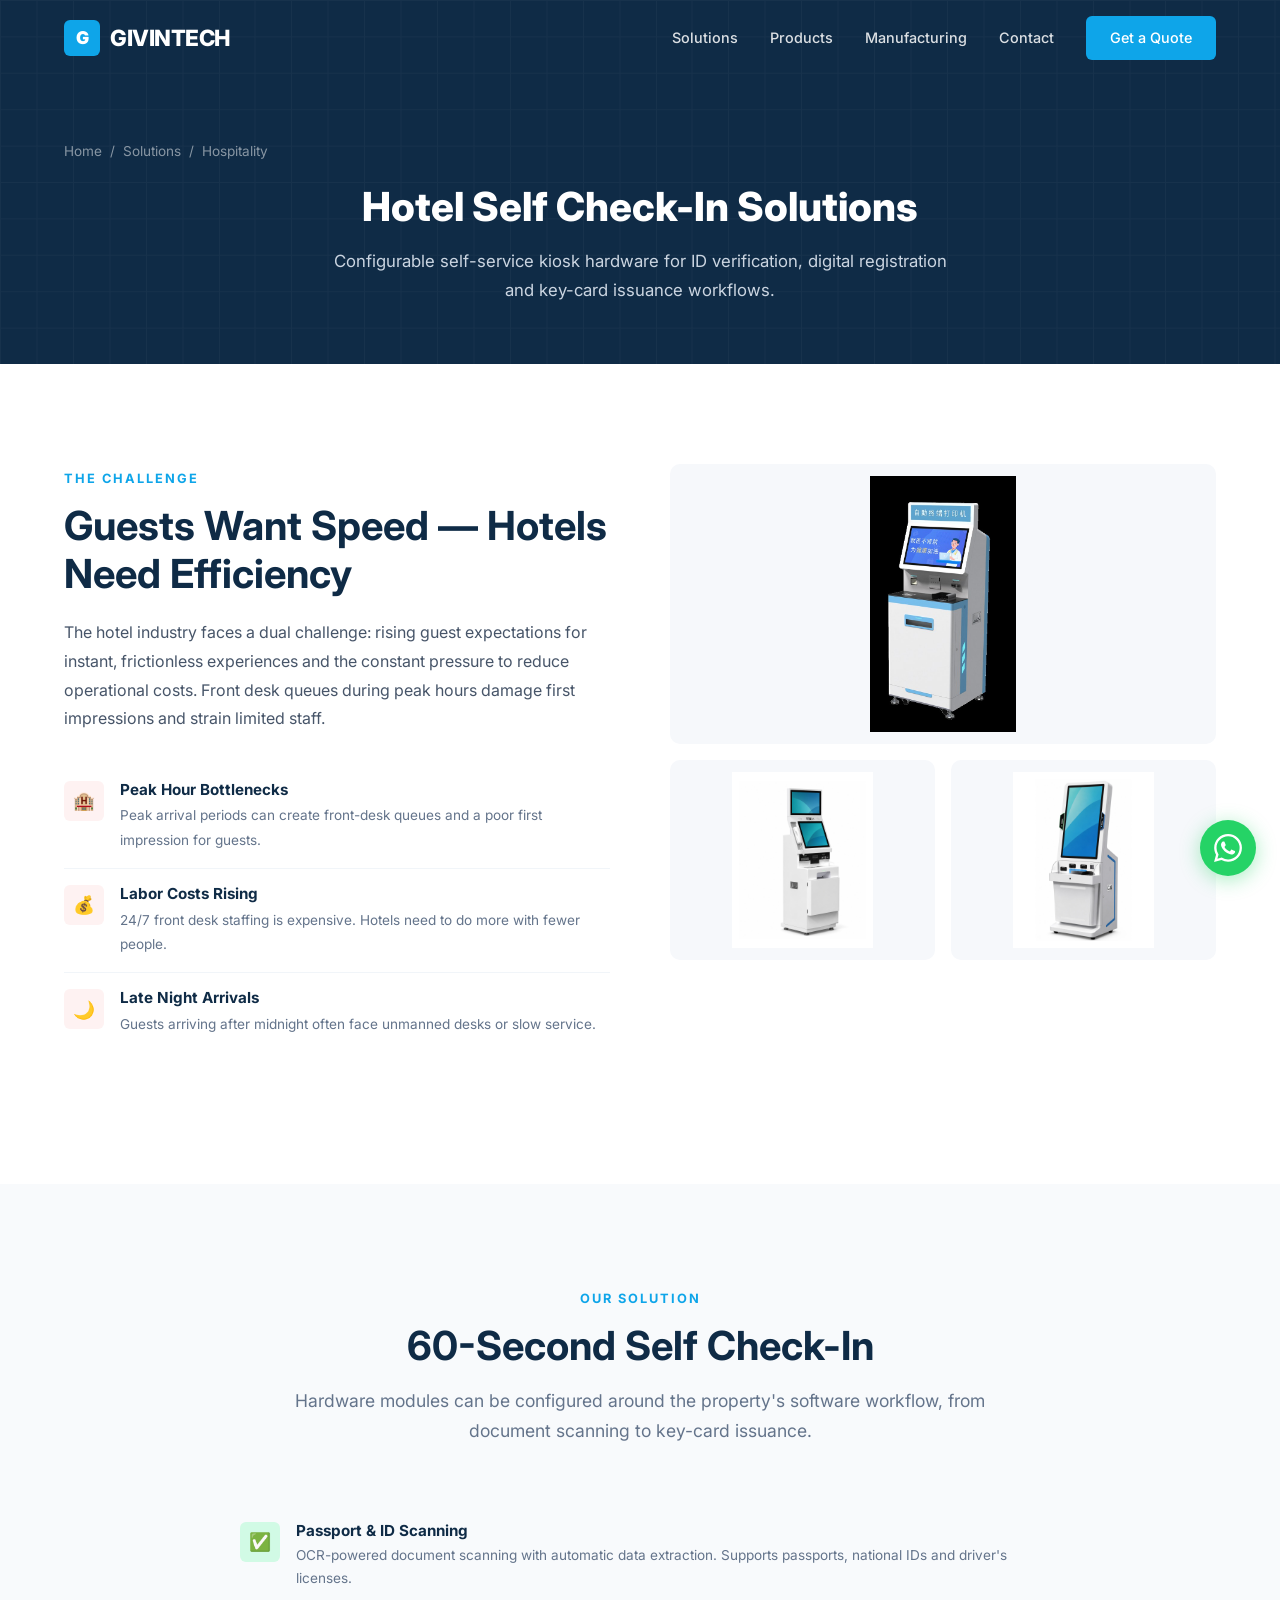
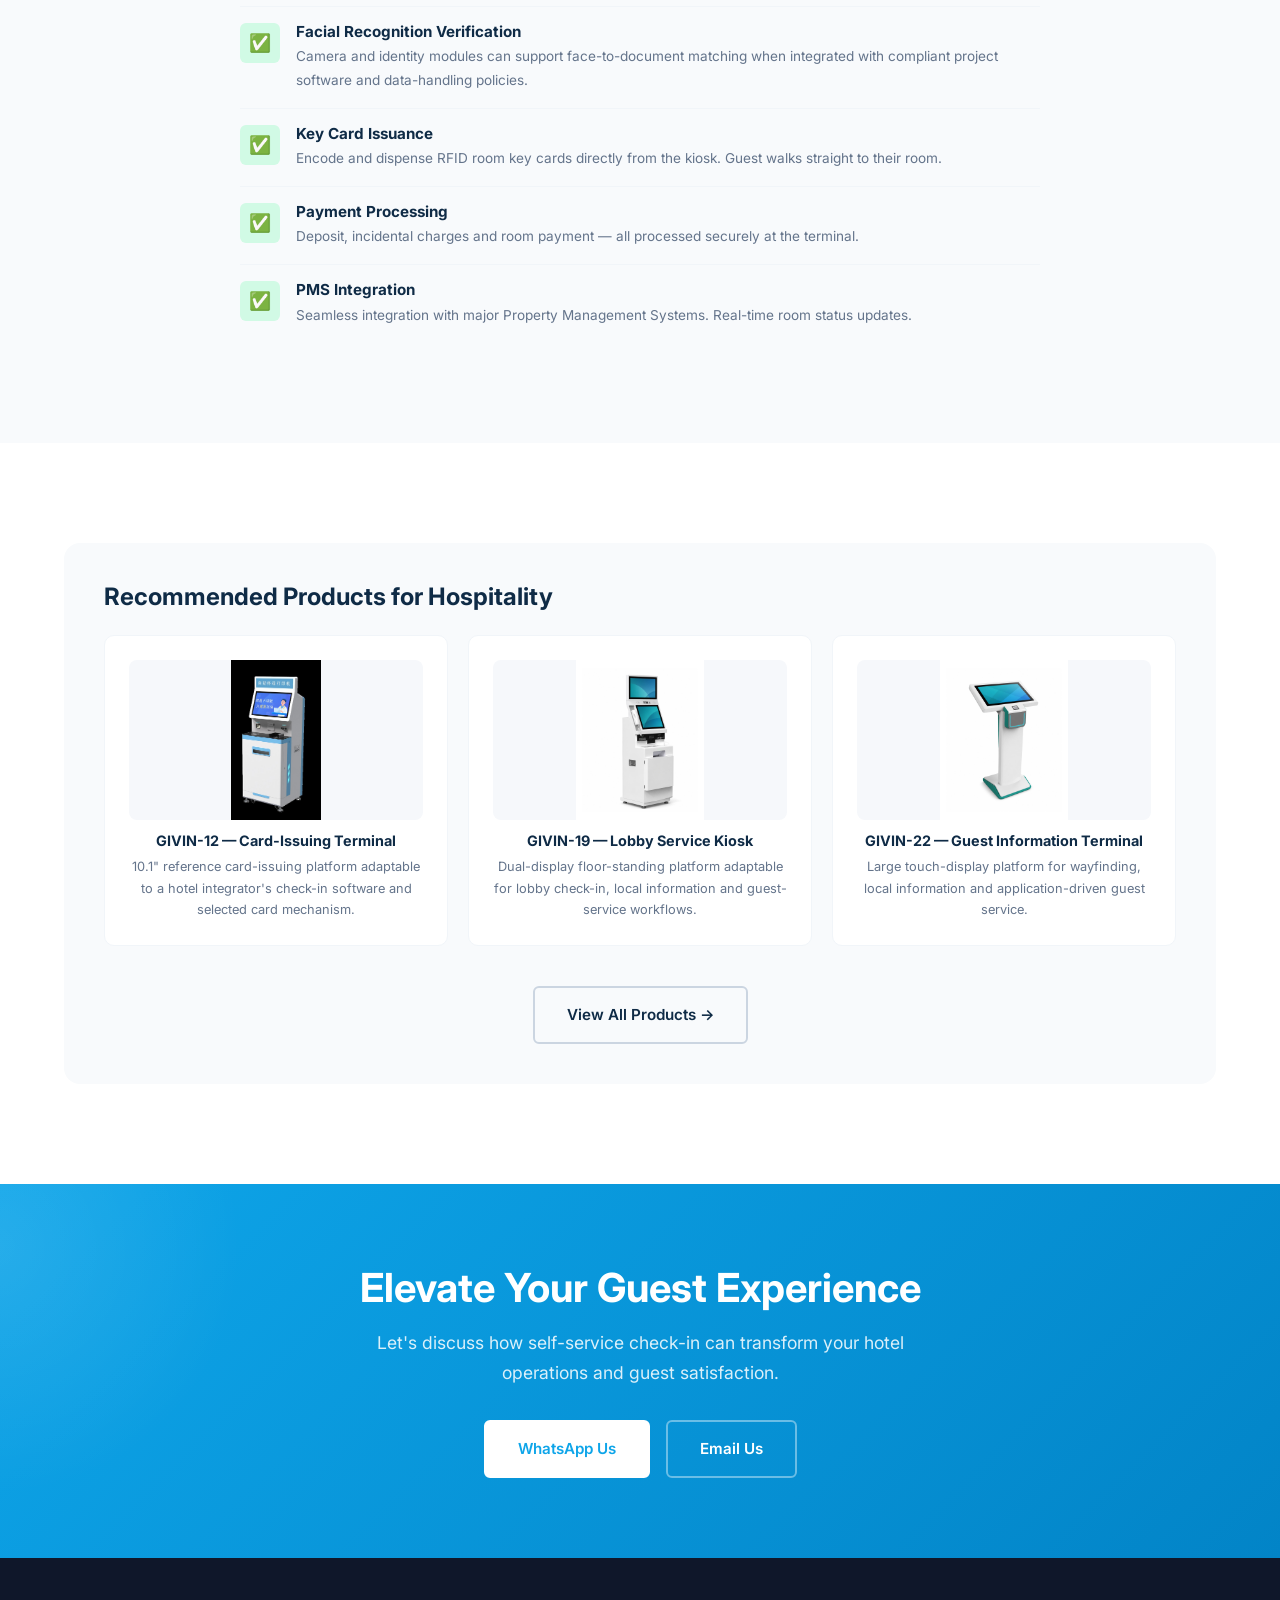
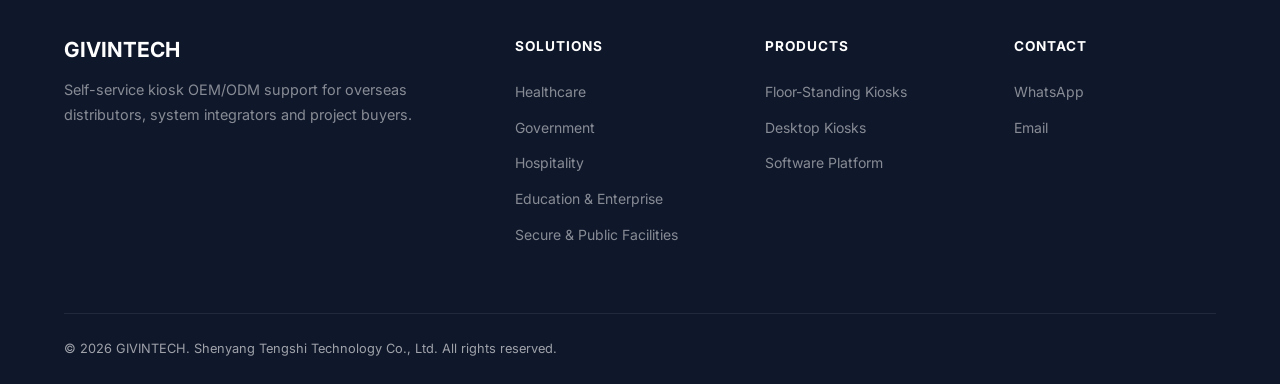
<file: solutions/hospitality.html>
﻿<!DOCTYPE html>
<html lang="en">
<head>
  <meta charset="UTF-8">
  <meta name="viewport" content="width=device-width, initial-scale=1.0">
  <title>Hotel Self Check-In Kiosks — GIVINTECH</title>
  <meta name="description" content="Automated hotel check-in kiosks with ID verification, key card issuance and digital registration. Improve guest experience and reduce front desk workload.">
  <meta name="keywords" content="hotel kiosk, hotel self check-in, hospitality kiosk, hotel check-in terminal, guest self-service kiosk">
  <link rel="canonical" href="https://givintech.com/solutions/hospitality.html">
  <link rel="preconnect" href="https://fonts.googleapis.com">
  <link rel="preconnect" href="https://fonts.gstatic.com" crossorigin>
  <link href="https://fonts.googleapis.com/css2?family=Inter:wght@400;500;600;700;800;900&display=swap" rel="stylesheet">
  <link rel="stylesheet" href="../css/style.css?v=20260825-2">
  <link rel="icon" type="image/svg+xml" href="data:image/svg+xml,<svg xmlns='http://www.w3.org/2000/svg' viewBox='0 0 32 32'><rect width='32' height='32' rx='6' fill='%230ea5e9'/><text x='50%25' y='55%25' dominant-baseline='middle' text-anchor='middle' fill='white' font-family='Arial' font-weight='900' font-size='18'>G</text></svg>">
</head>
<body>

  <nav class="navbar scrolled">
    <div class="container">
      <a href="../" class="navbar-logo"><div class="logo-icon">G</div>GIVINTECH</a>
      <div class="navbar-menu">
        <a href="../#solutions">Solutions</a>
        <a href="../products.html">Products</a>
        <a href="../#manufacturing">Manufacturing</a>
        <a href="../#contact">Contact</a>
        <a href="../#contact" class="navbar-cta">Get a Quote</a>
      </div>
      <div class="navbar-toggle"><span></span><span></span><span></span></div>
    </div>
  </nav>

  <section class="page-hero">
    <div class="container">
      <div class="breadcrumb">
        <a href="../">Home</a><span>/</span><span>Solutions</span><span>/</span><span>Hospitality</span>
      </div>
      <h1>Hotel Self Check-In Solutions</h1>
      <p>Configurable self-service kiosk hardware for ID verification, digital registration and key-card issuance workflows.</p>
    </div>
  </section>

  <section class="section">
    <div class="container">
      <div class="solution-content">
        <div class="solution-text">
          <span class="label" style="display:inline-block;font-size:0.8rem;font-weight:700;text-transform:uppercase;letter-spacing:2px;color:var(--accent);margin-bottom:12px;">The Challenge</span>
          <h2>Guests Want Speed — Hotels Need Efficiency</h2>
          <p>The hotel industry faces a dual challenge: rising guest expectations for instant, frictionless experiences and the constant pressure to reduce operational costs. Front desk queues during peak hours damage first impressions and strain limited staff.</p>

          <div class="pain-points">
            <div class="pain-point-item">
              <div class="pain-point-icon">🏨</div>
              <div>
                <h4>Peak Hour Bottlenecks</h4>
                <p>Peak arrival periods can create front-desk queues and a poor first impression for guests.</p>
              </div>
            </div>
            <div class="pain-point-item">
              <div class="pain-point-icon">💰</div>
              <div>
                <h4>Labor Costs Rising</h4>
                <p>24/7 front desk staffing is expensive. Hotels need to do more with fewer people.</p>
              </div>
            </div>
            <div class="pain-point-item">
              <div class="pain-point-icon">🌙</div>
              <div>
                <h4>Late Night Arrivals</h4>
                <p>Guests arriving after midnight often face unmanned desks or slow service.</p>
              </div>
            </div>
          </div>
        </div>

        <div class="solution-image-grid">
          <img src="../images/partner/products/card-issuing-kiosk.jpg" alt="Card-issuing kiosk adaptable for hotel check-in" loading="lazy">
          <img src="../images/partner/print-ready/GIVIN-RETAIL-BJMGLZ-MGLZ-19-01.jpg" alt="Floor-standing guest service kiosk" loading="lazy">
          <img src="../images/partner/print-ready/GIVIN-FLOOR-BJMGLZ-MGLZ-05-01.jpg" alt="Compact service kiosk adaptable for hospitality" loading="lazy">
        </div>
      </div>
    </div>
  </section>

  <section class="section" style="background: var(--gray-50);">
    <div class="container">
      <div class="section-header">
        <span class="label">Our Solution</span>
        <h2>60-Second Self Check-In</h2>
        <p>Hardware modules can be configured around the property's software workflow, from document scanning to key-card issuance.</p>
      </div>

      <div class="pain-point-solution">
        <div class="pain-points" style="max-width: 800px; margin: 0 auto;">
          <div class="pain-point-item">
            <div class="pain-point-icon">✅</div>
            <div>
              <h4>Passport & ID Scanning</h4>
              <p>OCR-powered document scanning with automatic data extraction. Supports passports, national IDs and driver's licenses.</p>
            </div>
          </div>
          <div class="pain-point-item">
            <div class="pain-point-icon">✅</div>
            <div>
              <h4>Facial Recognition Verification</h4>
              <p>Camera and identity modules can support face-to-document matching when integrated with compliant project software and data-handling policies.</p>
            </div>
          </div>
          <div class="pain-point-item">
            <div class="pain-point-icon">✅</div>
            <div>
              <h4>Key Card Issuance</h4>
              <p>Encode and dispense RFID room key cards directly from the kiosk. Guest walks straight to their room.</p>
            </div>
          </div>
          <div class="pain-point-item">
            <div class="pain-point-icon">✅</div>
            <div>
              <h4>Payment Processing</h4>
              <p>Deposit, incidental charges and room payment — all processed securely at the terminal.</p>
            </div>
          </div>
          <div class="pain-point-item">
            <div class="pain-point-icon">✅</div>
            <div>
              <h4>PMS Integration</h4>
              <p>Seamless integration with major Property Management Systems. Real-time room status updates.</p>
            </div>
          </div>
        </div>
      </div>
    </div>
  </section>

  <section class="section">
    <div class="container">
      <div class="product-combo">
        <h3>Recommended Products for Hospitality</h3>
        <div class="combo-items">
          <div class="combo-item">
            <img src="../images/partner/products/card-issuing-kiosk.jpg" alt="GIVIN-12 card-issuing check-in kiosk" style="width:100%;height:160px;object-fit:contain;background:#f6f8fb;border-radius:8px;margin-bottom:12px;">
            <h4>GIVIN-12 — Card-Issuing Terminal</h4>
            <p>10.1" reference card-issuing platform adaptable to a hotel integrator's check-in software and selected card mechanism.</p>
          </div>
          <div class="combo-item">
            <img src="../images/partner/print-ready/GIVIN-RETAIL-BJMGLZ-MGLZ-19-01.jpg" alt="Floor-standing lobby service kiosk" style="width:100%;height:160px;object-fit:contain;background:#f6f8fb;border-radius:8px;margin-bottom:12px;">
            <h4>GIVIN-19 — Lobby Service Kiosk</h4>
            <p>Dual-display floor-standing platform adaptable for lobby check-in, local information and guest-service workflows.</p>
          </div>
          <div class="combo-item">
            <img src="../images/partner/print-ready/GIVIN-QUEUE-INTEHEL-L07-01.jpg" alt="Hospitality information and guest service kiosk" style="width:100%;height:160px;object-fit:contain;background:#f6f8fb;border-radius:8px;margin-bottom:12px;">
            <h4>GIVIN-22 — Guest Information Terminal</h4>
            <p>Large touch-display platform for wayfinding, local information and application-driven guest service.</p>
          </div>
        </div>
        <div class="text-center mt-40">
          <a href="../products.html" class="btn btn-outline-dark">View All Products →</a>
        </div>
      </div>
    </div>
  </section>

  <section class="cta-section">
    <div class="container">
      <h2>Elevate Your Guest Experience</h2>
      <p>Let's discuss how self-service check-in can transform your hotel operations and guest satisfaction.</p>
      <div class="cta-buttons">
        <a href="https://wa.me/8615553874668" target="_blank" class="btn btn-white">WhatsApp Us</a>
        <a href="mailto:sales@givintech.com" class="btn btn-ghost">Email Us</a>
      </div>
    </div>
  </section>

  <footer class="footer">
    <div class="container">
      <div class="footer-grid">
        <div class="footer-brand"><h3>GIVINTECH</h3><p>Self-service kiosk OEM/ODM support for overseas distributors, system integrators and project buyers.</p></div>
        <div class="footer-column"><h4>Solutions</h4><a href="healthcare.html">Healthcare</a><a href="government.html">Government</a><a href="hospitality.html">Hospitality</a><a href="education-enterprise.html">Education & Enterprise</a><a href="defense.html">Secure & Public Facilities</a></div>
        <div class="footer-column"><h4>Products</h4><a href="../products.html">Floor-Standing Kiosks</a><a href="../products.html">Desktop Kiosks</a><a href="../products.html">Software Platform</a></div>
        <div class="footer-column"><h4>Contact</h4><a href="https://wa.me/8615553874668" target="_blank">WhatsApp</a><a href="mailto:sales@givintech.com">Email</a></div>
      </div>
      <div class="footer-bottom"><span>© 2026 GIVINTECH. Shenyang Tengshi Technology Co., Ltd. All rights reserved.</span></div>
    </div>
  </footer>

  <a href="https://wa.me/8615553874668" target="_blank" class="whatsapp-float" aria-label="Chat on WhatsApp">
    <svg viewBox="0 0 24 24"><path d="M17.472 14.382c-.297-.149-1.758-.867-2.03-.967-.273-.099-.471-.148-.67.15-.197.297-.767.966-.94 1.164-.173.199-.347.223-.644.075-.297-.15-1.255-.463-2.39-1.475-.883-.788-1.48-1.761-1.653-2.059-.173-.297-.018-.458.13-.606.134-.133.298-.347.446-.52.149-.174.198-.298.298-.497.099-.198.05-.371-.025-.52-.075-.149-.669-1.612-.916-2.207-.242-.579-.487-.5-.669-.51-.173-.008-.371-.01-.57-.01-.198 0-.52.074-.792.372-.272.297-1.04 1.016-1.04 2.479 0 1.462 1.065 2.875 1.213 3.074.149.198 2.096 3.2 5.077 4.487.709.306 1.262.489 1.694.625.712.227 1.36.195 1.871.118.571-.085 1.758-.719 2.006-1.413.248-.694.248-1.289.173-1.413-.074-.124-.272-.198-.57-.347m-5.421 7.403h-.004a9.87 9.87 0 01-5.031-1.378l-.361-.214-3.741.982.998-3.648-.235-.374a9.86 9.86 0 01-1.51-5.26c.001-5.45 4.436-9.884 9.888-9.884 2.64 0 5.122 1.03 6.988 2.898a9.825 9.825 0 012.893 6.994c-.003 5.45-4.437 9.884-9.885 9.884m8.413-18.297A11.815 11.815 0 0012.05 0C5.495 0 .16 5.335.157 11.892c0 2.096.547 4.142 1.588 5.945L.057 24l6.305-1.654a11.882 11.882 0 005.683 1.448h.005c6.554 0 11.89-5.335 11.893-11.893a11.821 11.821 0 00-3.48-8.413z"/></svg>
  </a>

  <script src="../js/main.js"></script>
</body>
</html>
</file>
<file: css/style.css>
﻿/* ============================================
   GIVINTECH — Global Self-Service Solutions
   Design System & Styles
   ============================================ */

/* --- CSS Variables --- */
:root {
  /* Colors */
  --primary: #0f2b46;
  --primary-light: #1a3d5c;
  --primary-dark: #091c2e;
  --accent: #0ea5e9;
  --accent-hover: #0284c7;
  --accent-light: #e0f2fe;
  --success: #10b981;
  --warning: #f59e0b;
  --white: #ffffff;
  --gray-50: #f8fafc;
  --gray-100: #f1f5f9;
  --gray-200: #e2e8f0;
  --gray-300: #cbd5e1;
  --gray-400: #94a3b8;
  --gray-500: #64748b;
  --gray-600: #475569;
  --gray-700: #334155;
  --gray-800: #1e293b;
  --gray-900: #0f172a;

  /* Typography */
  --font-sans: 'Inter', -apple-system, BlinkMacSystemFont, 'Segoe UI', Roboto, sans-serif;
  --font-display: 'Inter', -apple-system, BlinkMacSystemFont, 'Segoe UI', Roboto, sans-serif;

  /* Spacing */
  --section-padding: 100px 0;
  --container-max: 1200px;
  --container-padding: 0 24px;

  /* Transitions */
  --transition: all 0.3s ease;
  --transition-slow: all 0.5s ease;

  /* Shadows */
  --shadow-sm: 0 1px 2px rgba(0,0,0,0.05);
  --shadow-md: 0 4px 6px -1px rgba(0,0,0,0.1), 0 2px 4px -2px rgba(0,0,0,0.1);
  --shadow-lg: 0 10px 15px -3px rgba(0,0,0,0.1), 0 4px 6px -4px rgba(0,0,0,0.1);
  --shadow-xl: 0 20px 25px -5px rgba(0,0,0,0.1), 0 8px 10px -6px rgba(0,0,0,0.1);

  /* Border Radius */
  --radius-sm: 6px;
  --radius-md: 10px;
  --radius-lg: 16px;
  --radius-xl: 24px;
}

/* --- Reset & Base --- */
*, *::before, *::after {
  margin: 0;
  padding: 0;
  box-sizing: border-box;
}

html {
  scroll-behavior: smooth;
  font-size: 16px;
}

body {
  font-family: var(--font-sans);
  color: var(--gray-700);
  line-height: 1.7;
  background: var(--white);
  -webkit-font-smoothing: antialiased;
  -moz-osx-font-smoothing: grayscale;
}

img {
  max-width: 100%;
  height: auto;
  display: block;
}

a {
  text-decoration: none;
  color: inherit;
  transition: var(--transition);
}

ul, ol {
  list-style: none;
}

/* --- Typography --- */
h1, h2, h3, h4, h5, h6 {
  font-family: var(--font-display);
  color: var(--primary);
  line-height: 1.2;
  font-weight: 700;
}

h1 { font-size: clamp(2.2rem, 5vw, 3.5rem); }
h2 { font-size: clamp(1.8rem, 3.5vw, 2.5rem); }
h3 { font-size: clamp(1.2rem, 2vw, 1.5rem); }
h4 { font-size: 1.125rem; }

p {
  margin-bottom: 1rem;
  color: var(--gray-600);
}

/* --- Layout --- */
.container {
  max-width: var(--container-max);
  margin: 0 auto;
  padding: var(--container-padding);
}

.section {
  padding: var(--section-padding);
}

.section-header {
  text-align: center;
  max-width: 700px;
  margin: 0 auto 60px;
}

.section-header .label {
  display: inline-block;
  font-size: 0.8rem;
  font-weight: 700;
  text-transform: uppercase;
  letter-spacing: 2px;
  color: var(--accent);
  margin-bottom: 12px;
}

.section-header h2 {
  margin-bottom: 16px;
}

.section-header p {
  font-size: 1.1rem;
  color: var(--gray-500);
}

/* --- Buttons --- */
.btn {
  display: inline-flex;
  align-items: center;
  gap: 8px;
  padding: 14px 32px;
  font-size: 0.95rem;
  font-weight: 600;
  border-radius: var(--radius-sm);
  border: 2px solid transparent;
  cursor: pointer;
  transition: var(--transition);
  text-decoration: none;
  white-space: nowrap;
}

.btn-primary {
  background: var(--accent);
  color: var(--white);
  border-color: var(--accent);
}

.btn-primary:hover {
  background: var(--accent-hover);
  border-color: var(--accent-hover);
  transform: translateY(-2px);
  box-shadow: 0 8px 25px rgba(14, 165, 233, 0.35);
}

.btn-outline {
  background: transparent;
  color: var(--white);
  border-color: rgba(255,255,255,0.4);
}

.btn-outline:hover {
  background: var(--white);
  color: var(--primary);
  border-color: var(--white);
  transform: translateY(-2px);
}

.btn-outline-dark {
  background: transparent;
  color: var(--primary);
  border-color: var(--gray-300);
}

.btn-outline-dark:hover {
  background: var(--primary);
  color: var(--white);
  border-color: var(--primary);
  transform: translateY(-2px);
}

.btn-sm {
  padding: 10px 24px;
  font-size: 0.875rem;
}

/* --- Navigation --- */
.navbar {
  position: fixed;
  top: 0;
  left: 0;
  right: 0;
  z-index: 1000;
  padding: 16px 0;
  transition: var(--transition);
}

.navbar.scrolled {
  background: rgba(255,255,255,0.97);
  backdrop-filter: blur(20px);
  box-shadow: var(--shadow-md);
  padding: 10px 0;
}

.navbar .container {
  display: flex;
  align-items: center;
  justify-content: space-between;
}

.navbar-logo {
  display: flex;
  align-items: center;
  gap: 10px;
  font-size: 1.4rem;
  font-weight: 800;
  color: var(--white);
  letter-spacing: -0.5px;
}

.navbar.scrolled .navbar-logo {
  color: var(--primary);
}

.navbar-logo .logo-icon {
  width: 36px;
  height: 36px;
  background: var(--accent);
  border-radius: var(--radius-sm);
  display: flex;
  align-items: center;
  justify-content: center;
  font-size: 1.1rem;
  color: var(--white);
  font-weight: 900;
}

.navbar-menu {
  display: flex;
  align-items: center;
  gap: 32px;
}

.navbar-menu a {
  font-size: 0.9rem;
  font-weight: 500;
  color: rgba(255,255,255,0.85);
  position: relative;
}

.navbar.scrolled .navbar-menu a {
  color: var(--gray-600);
}

.navbar-menu a:hover {
  color: var(--white);
}

.navbar.scrolled .navbar-menu a:hover {
  color: var(--accent);
}

.navbar-menu a::after {
  content: '';
  position: absolute;
  bottom: -4px;
  left: 0;
  width: 0;
  height: 2px;
  background: var(--accent);
  transition: var(--transition);
}

.navbar-menu a:hover::after {
  width: 100%;
}

/* Dropdown */
.navbar-dropdown {
  position: relative;
}

.navbar-dropdown-toggle {
  display: flex;
  align-items: center;
  gap: 4px;
  cursor: pointer;
}

.navbar-dropdown-toggle svg {
  width: 14px;
  height: 14px;
  transition: var(--transition);
}

.navbar-dropdown:hover .navbar-dropdown-toggle svg {
  transform: rotate(180deg);
}

.navbar-dropdown-menu {
  position: absolute;
  top: 100%;
  left: 50%;
  transform: translateX(-50%) translateY(10px);
  min-width: 240px;
  background: var(--white);
  border-radius: var(--radius-md);
  box-shadow: var(--shadow-xl);
  padding: 12px;
  opacity: 0;
  visibility: hidden;
  transition: var(--transition);
}

.navbar-dropdown:hover .navbar-dropdown-menu {
  opacity: 1;
  visibility: visible;
  transform: translateX(-50%) translateY(0);
}

.navbar-dropdown-menu a {
  display: block;
  padding: 10px 16px;
  color: var(--gray-700) !important;
  border-radius: var(--radius-sm);
  font-size: 0.875rem;
}

.navbar-dropdown-menu a:hover {
  background: var(--accent-light);
  color: var(--accent) !important;
}

.navbar-dropdown-menu a::after {
  display: none;
}

.navbar-cta {
  padding: 10px 24px;
  background: var(--accent);
  color: var(--white) !important;
  border-radius: var(--radius-sm);
  font-weight: 600;
  font-size: 0.875rem;
}

.navbar-cta:hover {
  background: var(--accent-hover);
  transform: translateY(-1px);
}

.navbar-cta::after {
  display: none !important;
}

/* Mobile Menu Toggle */
.navbar-toggle {
  display: none;
  flex-direction: column;
  gap: 5px;
  cursor: pointer;
  padding: 4px;
}

.navbar-toggle span {
  width: 24px;
  height: 2px;
  background: var(--white);
  border-radius: 2px;
  transition: var(--transition);
}

.navbar.scrolled .navbar-toggle span {
  background: var(--primary);
}

/* --- Hero Section --- */
.hero {
  position: relative;
  min-height: 100vh;
  display: flex;
  align-items: center;
  background: linear-gradient(135deg, var(--primary-dark) 0%, var(--primary) 50%, var(--primary-light) 100%);
  overflow: hidden;
}

.hero::before {
  content: '';
  position: absolute;
  top: 0;
  left: 0;
  right: 0;
  bottom: 0;
  background: url('data:image/svg+xml,<svg xmlns="http://www.w3.org/2000/svg" viewBox="0 0 100 100"><defs><pattern id="grid" width="10" height="10" patternUnits="userSpaceOnUse"><path d="M 10 0 L 0 0 0 10" fill="none" stroke="rgba(255,255,255,0.03)" stroke-width="0.5"/></pattern></defs><rect width="100" height="100" fill="url(%23grid)"/></svg>');
  opacity: 0.5;
}

.hero::after {
  content: '';
  position: absolute;
  bottom: -2px;
  left: 0;
  right: 0;
  height: 120px;
  background: linear-gradient(to top, var(--white), transparent);
}

.hero .container {
  position: relative;
  z-index: 2;
  display: grid;
  grid-template-columns: 1fr 1fr;
  gap: 60px;
  align-items: center;
  padding-top: 100px;
  padding-bottom: 80px;
}

.hero-content {
  max-width: 600px;
}

.hero-badge {
  display: inline-flex;
  align-items: center;
  gap: 8px;
  padding: 8px 16px;
  background: rgba(14, 165, 233, 0.15);
  border: 1px solid rgba(14, 165, 233, 0.3);
  border-radius: 50px;
  color: var(--accent);
  font-size: 0.8rem;
  font-weight: 600;
  margin-bottom: 24px;
  letter-spacing: 0.5px;
}

.hero-badge svg {
  width: 16px;
  height: 16px;
}

.hero h1 {
  color: var(--white);
  margin-bottom: 20px;
  letter-spacing: -1px;
}

.hero h1 .highlight {
  background: linear-gradient(135deg, var(--accent), #38bdf8);
  -webkit-background-clip: text;
  -webkit-text-fill-color: transparent;
  background-clip: text;
}

.hero-description {
  font-size: 1.15rem;
  color: rgba(255,255,255,0.7);
  margin-bottom: 36px;
  line-height: 1.8;
}

.hero-buttons {
  display: flex;
  gap: 16px;
  flex-wrap: wrap;
}

.hero-stats {
  display: flex;
  gap: 40px;
  margin-top: 48px;
  padding-top: 32px;
  border-top: 1px solid rgba(255,255,255,0.1);
}

.hero-stat h3 {
  color: var(--white);
  font-size: 2rem;
  margin-bottom: 4px;
}

.hero-stat p {
  color: rgba(255,255,255,0.5);
  font-size: 0.85rem;
  margin: 0;
}

.hero-visual {
  position: relative;
  display: flex;
  justify-content: center;
}

.hero-image-wrapper {
  position: relative;
  width: 100%;
  max-width: 520px;
  border-radius: var(--radius-xl);
  overflow: hidden;
  box-shadow: 0 40px 80px rgba(0,0,0,0.3);
}

.hero-image-wrapper img {
  width: 100%;
  height: 400px;
  object-fit: cover;
}

.hero-float-card {
  position: absolute;
  background: rgba(255,255,255,0.95);
  backdrop-filter: blur(20px);
  border-radius: var(--radius-md);
  padding: 16px 20px;
  box-shadow: var(--shadow-lg);
  animation: float 6s ease-in-out infinite;
}

.hero-float-card.card-1 {
  bottom: -20px;
  left: -30px;
  animation-delay: 0s;
}

.hero-float-card.card-2 {
  top: 20px;
  right: -20px;
  animation-delay: 2s;
}

.hero-float-card .card-icon {
  width: 36px;
  height: 36px;
  border-radius: var(--radius-sm);
  display: flex;
  align-items: center;
  justify-content: center;
  margin-bottom: 8px;
  font-size: 1.1rem;
}

.hero-float-card .card-icon.blue { background: var(--accent-light); }
.hero-float-card .card-icon.green { background: #d1fae5; }

.hero-float-card h4 {
  font-size: 0.85rem;
  color: var(--gray-800);
  margin-bottom: 2px;
}

.hero-float-card p {
  font-size: 0.75rem;
  color: var(--gray-500);
  margin: 0;
}

@keyframes float {
  0%, 100% { transform: translateY(0); }
  50% { transform: translateY(-10px); }
}

/* --- Trust Bar --- */
.trust-bar {
  padding: 40px 0;
  background: var(--gray-50);
  border-bottom: 1px solid var(--gray-100);
}

.trust-bar .container {
  display: flex;
  align-items: center;
  justify-content: center;
  gap: 48px;
  flex-wrap: wrap;
}

.trust-bar-text {
  font-size: 0.85rem;
  color: var(--gray-500);
  font-weight: 500;
  white-space: nowrap;
}

.trust-bar-items {
  display: flex;
  align-items: center;
  gap: 36px;
  flex-wrap: wrap;
}

.trust-item {
  display: flex;
  align-items: center;
  gap: 8px;
  font-size: 0.9rem;
  font-weight: 600;
  color: var(--gray-400);
}

.trust-item svg {
  width: 24px;
  height: 24px;
  opacity: 0.5;
}

/* --- Features / Value Props --- */
.features-grid {
  display: grid;
  grid-template-columns: repeat(4, 1fr);
  gap: 24px;
}

.feature-card {
  padding: 36px 28px;
  background: var(--white);
  border: 1px solid var(--gray-100);
  border-radius: var(--radius-lg);
  transition: var(--transition);
  position: relative;
  overflow: hidden;
}

.feature-card::before {
  content: '';
  position: absolute;
  top: 0;
  left: 0;
  right: 0;
  height: 3px;
  background: var(--accent);
  transform: scaleX(0);
  transition: var(--transition);
}

.feature-card:hover {
  border-color: var(--accent-light);
  box-shadow: var(--shadow-lg);
  transform: translateY(-4px);
}

.feature-card:hover::before {
  transform: scaleX(1);
}

.feature-icon {
  width: 52px;
  height: 52px;
  border-radius: var(--radius-md);
  display: flex;
  align-items: center;
  justify-content: center;
  margin-bottom: 20px;
  font-size: 1.5rem;
}

.feature-icon.blue { background: var(--accent-light); color: var(--accent); }
.feature-icon.green { background: #d1fae5; color: #059669; }
.feature-icon.purple { background: #ede9fe; color: #7c3aed; }
.feature-icon.orange { background: #ffedd5; color: #ea580c; }

.feature-card h3 {
  margin-bottom: 10px;
  font-size: 1.1rem;
}

.feature-card p {
  font-size: 0.9rem;
  color: var(--gray-500);
  margin: 0;
  line-height: 1.6;
}

/* --- Solutions Preview --- */
.solutions-grid {
  display: grid;
  grid-template-columns: repeat(3, 1fr);
  gap: 24px;
}

.solution-card {
  position: relative;
  border-radius: var(--radius-lg);
  overflow: hidden;
  height: 320px;
  cursor: pointer;
  group: true;
}

.solution-card img {
  width: 100%;
  height: 100%;
  object-fit: cover;
  transition: var(--transition-slow);
}

.solution-card:hover img {
  transform: scale(1.08);
}

.solution-card-overlay {
  position: absolute;
  inset: 0;
  background: linear-gradient(to top, rgba(15, 43, 70, 0.95) 0%, rgba(15, 43, 70, 0.3) 60%, transparent 100%);
  display: flex;
  flex-direction: column;
  justify-content: flex-end;
  padding: 28px;
  transition: var(--transition);
}

.solution-card:hover .solution-card-overlay {
  background: linear-gradient(to top, rgba(15, 43, 70, 0.98) 0%, rgba(15, 43, 70, 0.5) 60%, rgba(15, 43, 70, 0.2) 100%);
}

.solution-card .card-label {
  font-size: 0.7rem;
  font-weight: 700;
  text-transform: uppercase;
  letter-spacing: 2px;
  color: var(--accent);
  margin-bottom: 8px;
}

.solution-card h3 {
  color: var(--white);
  font-size: 1.3rem;
  margin-bottom: 8px;
}

.solution-card p {
  color: rgba(255,255,255,0.7);
  font-size: 0.875rem;
  margin: 0;
  line-height: 1.5;
}

.solution-card .card-arrow {
  position: absolute;
  top: 20px;
  right: 20px;
  width: 40px;
  height: 40px;
  background: rgba(255,255,255,0.15);
  border-radius: 50%;
  display: flex;
  align-items: center;
  justify-content: center;
  color: var(--white);
  opacity: 0;
  transform: translateX(-10px);
  transition: var(--transition);
}

.solution-card:hover .card-arrow {
  opacity: 1;
  transform: translateX(0);
}

/* --- Products Section --- */
.products-section {
  background: var(--gray-50);
}

.products-tabs {
  display: flex;
  justify-content: center;
  gap: 8px;
  margin-bottom: 48px;
  flex-wrap: wrap;
}

.products-tab {
  padding: 10px 24px;
  border-radius: 50px;
  font-size: 0.875rem;
  font-weight: 600;
  color: var(--gray-500);
  background: var(--white);
  border: 1px solid var(--gray-200);
  cursor: pointer;
  transition: var(--transition);
}

.products-tab:hover,
.products-tab.active {
  background: var(--primary);
  color: var(--white);
  border-color: var(--primary);
}

.products-content {
  display: grid;
  grid-template-columns: repeat(3, 1fr);
  gap: 24px;
}

.product-card {
  background: var(--white);
  border-radius: var(--radius-lg);
  overflow: hidden;
  border: 1px solid var(--gray-100);
  transition: var(--transition);
}

.product-card:hover {
  box-shadow: var(--shadow-lg);
  transform: translateY(-4px);
}

.product-card-image {
  height: 200px;
  overflow: hidden;
  background: var(--gray-100);
}

.product-card-image img {
  width: 100%;
  height: 100%;
  object-fit: cover;
  transition: var(--transition-slow);
}

.product-card:hover .product-card-image img {
  transform: scale(1.05);
}

.product-card-body {
  padding: 24px;
}

.product-card-body h3 {
  font-size: 1.1rem;
  margin-bottom: 8px;
}

.product-card-body p {
  font-size: 0.875rem;
  color: var(--gray-500);
  margin-bottom: 16px;
  line-height: 1.6;
}

.product-card-tags {
  display: flex;
  flex-wrap: wrap;
  gap: 6px;
}

.product-tag {
  padding: 4px 10px;
  background: var(--gray-100);
  border-radius: 50px;
  font-size: 0.7rem;
  font-weight: 600;
  color: var(--gray-600);
}

/* --- Why GIVINTECH / Comparison --- */
.why-section {
  background: var(--primary);
  color: var(--white);
  position: relative;
  overflow: hidden;
}

.why-section::before {
  content: '';
  position: absolute;
  top: -50%;
  right: -20%;
  width: 600px;
  height: 600px;
  background: radial-gradient(circle, rgba(14, 165, 233, 0.1) 0%, transparent 70%);
  border-radius: 50%;
}

.why-section .section-header .label {
  color: var(--accent);
}

.why-section .section-header h2 {
  color: var(--white);
}

.why-section .section-header p {
  color: rgba(255,255,255,0.6);
}

.why-grid {
  display: grid;
  grid-template-columns: repeat(3, 1fr);
  gap: 32px;
  position: relative;
  z-index: 1;
}

.why-card {
  padding: 36px;
  background: rgba(255,255,255,0.05);
  border: 1px solid rgba(255,255,255,0.1);
  border-radius: var(--radius-lg);
  transition: var(--transition);
}

.why-card:hover {
  background: rgba(255,255,255,0.1);
  border-color: rgba(14, 165, 233, 0.3);
  transform: translateY(-4px);
}

.why-card-icon {
  width: 48px;
  height: 48px;
  border-radius: var(--radius-md);
  background: rgba(14, 165, 233, 0.15);
  display: flex;
  align-items: center;
  justify-content: center;
  margin-bottom: 20px;
  font-size: 1.3rem;
}

.why-card h3 {
  color: var(--white);
  font-size: 1.15rem;
  margin-bottom: 10px;
}

.why-card p {
  color: rgba(255,255,255,0.6);
  font-size: 0.9rem;
  margin: 0;
  line-height: 1.6;
}

/* --- CTA Section --- */
.cta-section {
  padding: 80px 0;
  background: linear-gradient(135deg, var(--accent) 0%, #0284c7 100%);
  text-align: center;
  position: relative;
  overflow: hidden;
}

.cta-section::before {
  content: '';
  position: absolute;
  top: -50%;
  left: -20%;
  width: 500px;
  height: 500px;
  background: radial-gradient(circle, rgba(255,255,255,0.1) 0%, transparent 70%);
  border-radius: 50%;
}

.cta-section h2 {
  color: var(--white);
  margin-bottom: 16px;
  position: relative;
}

.cta-section p {
  color: rgba(255,255,255,0.85);
  font-size: 1.1rem;
  max-width: 600px;
  margin: 0 auto 32px;
  position: relative;
}

.cta-buttons {
  display: flex;
  justify-content: center;
  gap: 16px;
  position: relative;
}

.cta-buttons .btn-white {
  background: var(--white);
  color: var(--accent);
  border-color: var(--white);
}

.cta-buttons .btn-white:hover {
  background: transparent;
  color: var(--white);
  transform: translateY(-2px);
}

.cta-buttons .btn-ghost {
  background: transparent;
  color: var(--white);
  border-color: rgba(255,255,255,0.4);
}

.cta-buttons .btn-ghost:hover {
  background: rgba(255,255,255,0.15);
  border-color: var(--white);
  transform: translateY(-2px);
}

/* --- Footer --- */
.footer {
  background: var(--gray-900);
  color: rgba(255,255,255,0.6);
  padding: 80px 0 0;
}

.footer-grid {
  display: grid;
  grid-template-columns: 2fr 1fr 1fr 1fr;
  gap: 48px;
  padding-bottom: 60px;
  border-bottom: 1px solid rgba(255,255,255,0.08);
}

.footer-brand h3 {
  color: var(--white);
  font-size: 1.3rem;
  margin-bottom: 16px;
}

.footer-brand p {
  color: rgba(255,255,255,0.5);
  font-size: 0.9rem;
  line-height: 1.7;
  margin-bottom: 20px;
}

.footer-social {
  display: flex;
  gap: 12px;
}

.footer-social a {
  width: 36px;
  height: 36px;
  border-radius: var(--radius-sm);
  background: rgba(255,255,255,0.08);
  display: flex;
  align-items: center;
  justify-content: center;
  color: rgba(255,255,255,0.5);
  transition: var(--transition);
}

.footer-social a:hover {
  background: var(--accent);
  color: var(--white);
}

.footer-column h4 {
  color: var(--white);
  font-size: 0.85rem;
  font-weight: 700;
  text-transform: uppercase;
  letter-spacing: 1px;
  margin-bottom: 20px;
}

.footer-column a {
  display: block;
  padding: 6px 0;
  font-size: 0.875rem;
  color: rgba(255,255,255,0.5);
}

.footer-column a:hover {
  color: var(--accent);
}

.footer-bottom {
  padding: 24px 0;
  display: flex;
  align-items: center;
  justify-content: space-between;
  font-size: 0.8rem;
}

.footer-bottom a {
  color: rgba(255,255,255,0.4);
}

.footer-bottom a:hover {
  color: var(--accent);
}

/* --- WhatsApp Float --- */
.whatsapp-float {
  position: fixed;
  bottom: 24px;
  right: 24px;
  z-index: 999;
  width: 56px;
  height: 56px;
  background: #25d366;
  border-radius: 50%;
  display: flex;
  align-items: center;
  justify-content: center;
  box-shadow: 0 4px 20px rgba(37, 211, 102, 0.4);
  transition: var(--transition);
  cursor: pointer;
}

.whatsapp-float:hover {
  transform: scale(1.1);
  box-shadow: 0 6px 30px rgba(37, 211, 102, 0.5);
}

.whatsapp-float svg {
  width: 28px;
  height: 28px;
  fill: var(--white);
}

/* --- Page Hero (for inner pages) --- */
.page-hero {
  padding: 160px 0 80px;
  background: linear-gradient(135deg, var(--primary-dark) 0%, var(--primary) 100%);
  position: relative;
  overflow: hidden;
}

.page-hero::before {
  content: '';
  position: absolute;
  top: 0;
  left: 0;
  right: 0;
  bottom: 0;
  background: url('data:image/svg+xml,<svg xmlns="http://www.w3.org/2000/svg" viewBox="0 0 100 100"><defs><pattern id="grid" width="10" height="10" patternUnits="userSpaceOnUse"><path d="M 10 0 L 0 0 0 10" fill="none" stroke="rgba(255,255,255,0.03)" stroke-width="0.5"/></pattern></defs><rect width="100" height="100" fill="url(%23grid)"/></svg>');
}

.page-hero .container {
  position: relative;
  z-index: 1;
}

.page-hero .breadcrumb {
  display: flex;
  align-items: center;
  gap: 8px;
  font-size: 0.85rem;
  color: rgba(255,255,255,0.5);
  margin-bottom: 20px;
}

.page-hero .breadcrumb a {
  color: rgba(255,255,255,0.5);
}

.page-hero .breadcrumb a:hover {
  color: var(--accent);
}

.page-hero h1 {
  color: var(--white);
  margin-bottom: 16px;
}

.page-hero p {
  color: rgba(255,255,255,0.7);
  font-size: 1.15rem;
  max-width: 600px;
}

/* --- Solution Detail Page --- */
.solution-content {
  display: grid;
  grid-template-columns: 1fr 1fr;
  gap: 60px;
  align-items: start;
}

.solution-text h2 {
  margin-bottom: 20px;
}

.solution-text p {
  font-size: 1rem;
  line-height: 1.8;
}

.pain-points {
  margin: 32px 0;
}

.pain-point-item {
  display: flex;
  gap: 16px;
  padding: 16px 0;
  border-bottom: 1px solid var(--gray-100);
}

.pain-point-item:last-child {
  border-bottom: none;
}

.pain-point-icon {
  width: 40px;
  height: 40px;
  border-radius: var(--radius-sm);
  background: #fef2f2;
  display: flex;
  align-items: center;
  justify-content: center;
  flex-shrink: 0;
  color: #ef4444;
  font-size: 1.1rem;
}

.pain-point-solution .pain-point-icon {
  background: #d1fae5;
  color: #059669;
}

.pain-point-item h4 {
  font-size: 0.95rem;
  margin-bottom: 4px;
}

.pain-point-item p {
  font-size: 0.85rem;
  color: var(--gray-500);
  margin: 0;
}

.solution-image-grid {
  display: grid;
  grid-template-columns: 1fr 1fr;
  gap: 16px;
}

.solution-image-grid img {
  border-radius: var(--radius-md);
  height: 200px;
  object-fit: contain;
  padding: 12px;
  background: #f6f8fb;
  width: 100%;
}

.solution-image-grid img:first-child {
  grid-column: 1 / -1;
  height: 280px;
}

/* --- Product Combo --- */
.product-combo {
  background: var(--gray-50);
  border-radius: var(--radius-lg);
  padding: 40px;
}

.product-combo h3 {
  margin-bottom: 24px;
}

.combo-items {
  display: grid;
  grid-template-columns: repeat(3, 1fr);
  gap: 20px;
}

.combo-item {
  background: var(--white);
  border-radius: var(--radius-md);
  padding: 24px;
  text-align: center;
  border: 1px solid var(--gray-100);
  transition: var(--transition);
}

.combo-item:hover {
  box-shadow: var(--shadow-md);
  transform: translateY(-2px);
}

.combo-item-icon {
  width: 48px;
  height: 48px;
  border-radius: var(--radius-md);
  background: var(--accent-light);
  display: flex;
  align-items: center;
  justify-content: center;
  margin: 0 auto 12px;
  font-size: 1.3rem;
}

.combo-item h4 {
  font-size: 0.9rem;
  margin-bottom: 6px;
}

.combo-item p {
  font-size: 0.8rem;
  color: var(--gray-500);
  margin: 0;
}

/* --- Contact Form --- */
.contact-grid {
  display: grid;
  grid-template-columns: 1fr 1fr;
  gap: 60px;
}

.contact-info h3 {
  margin-bottom: 20px;
}

.contact-info-item {
  display: flex;
  gap: 16px;
  margin-bottom: 24px;
}

.contact-info-icon {
  width: 44px;
  height: 44px;
  border-radius: var(--radius-md);
  background: var(--accent-light);
  display: flex;
  align-items: center;
  justify-content: center;
  flex-shrink: 0;
  color: var(--accent);
  font-size: 1.1rem;
}

.contact-info-item h4 {
  font-size: 0.9rem;
  margin-bottom: 4px;
}

.contact-info-item p {
  font-size: 0.875rem;
  color: var(--gray-500);
  margin: 0;
}

.contact-form {
  background: var(--white);
  border: 1px solid var(--gray-200);
  border-radius: var(--radius-lg);
  padding: 40px;
}

.form-row {
  display: grid;
  grid-template-columns: 1fr 1fr;
  gap: 16px;
}

.form-group {
  margin-bottom: 20px;
}

.form-group label {
  display: block;
  font-size: 0.85rem;
  font-weight: 600;
  color: var(--gray-700);
  margin-bottom: 6px;
}

.form-group input,
.form-group select,
.form-group textarea {
  width: 100%;
  padding: 12px 16px;
  border: 1px solid var(--gray-200);
  border-radius: var(--radius-sm);
  font-size: 0.9rem;
  font-family: var(--font-sans);
  color: var(--gray-700);
  transition: var(--transition);
  background: var(--gray-50);
}

.form-group input:focus,
.form-group select:focus,
.form-group textarea:focus {
  outline: none;
  border-color: var(--accent);
  box-shadow: 0 0 0 3px rgba(14, 165, 233, 0.1);
  background: var(--white);
}

.form-group textarea {
  resize: vertical;
  min-height: 120px;
}

/* --- Data/Stats Section --- */
.stats-row {
  display: grid;
  grid-template-columns: repeat(4, 1fr);
  gap: 24px;
}

.stat-card {
  text-align: center;
  padding: 32px 20px;
  background: var(--white);
  border: 1px solid var(--gray-100);
  border-radius: var(--radius-lg);
}

.stat-card h3 {
  font-size: 2.5rem;
  color: var(--accent);
  margin-bottom: 4px;
}

.stat-card p {
  font-size: 0.85rem;
  color: var(--gray-500);
  margin: 0;
}

/* --- Responsive --- */
@media (max-width: 1024px) {
  .hero .container {
    grid-template-columns: 1fr;
    text-align: center;
  }

  .hero-content {
    max-width: 100%;
  }

  .hero-buttons {
    justify-content: center;
  }

  .hero-stats {
    justify-content: center;
  }

  .hero-visual {
    display: none;
  }

  .features-grid {
    grid-template-columns: repeat(2, 1fr);
  }

  .solutions-grid {
    grid-template-columns: repeat(2, 1fr);
  }

  .products-content {
    grid-template-columns: repeat(2, 1fr);
  }

  .why-grid {
    grid-template-columns: repeat(2, 1fr);
  }

  .footer-grid {
    grid-template-columns: repeat(2, 1fr);
  }

  .solution-content {
    grid-template-columns: 1fr;
  }

  .contact-grid {
    grid-template-columns: 1fr;
  }

  .stats-row {
    grid-template-columns: repeat(2, 1fr);
  }
}

@media (max-width: 768px) {
  :root {
    --section-padding: 60px 0;
  }

  .navbar-menu {
    display: none;
    position: fixed;
    top: 0;
    left: 0;
    right: 0;
    bottom: 0;
    background: var(--white);
    flex-direction: column;
    justify-content: center;
    align-items: center;
    gap: 24px;
    z-index: 999;
  }

  .navbar-menu.active {
    display: flex;
  }

  .navbar-menu a {
    color: var(--gray-700) !important;
    font-size: 1.1rem;
  }

  .navbar-dropdown-menu {
    position: static;
    transform: none;
    opacity: 1;
    visibility: visible;
    background: var(--gray-50);
    box-shadow: none;
    text-align: center;
    min-width: auto;
  }

  .navbar-toggle {
    display: flex;
    z-index: 1001;
  }

  .navbar-toggle.active span:nth-child(1) {
    transform: rotate(45deg) translate(5px, 5px);
  }

  .navbar-toggle.active span:nth-child(2) {
    opacity: 0;
  }

  .navbar-toggle.active span:nth-child(3) {
    transform: rotate(-45deg) translate(5px, -5px);
  }

  .features-grid {
    grid-template-columns: 1fr;
  }

  .solutions-grid {
    grid-template-columns: 1fr;
  }

  .products-content {
    grid-template-columns: 1fr;
  }

  .why-grid {
    grid-template-columns: 1fr;
  }

  .footer-grid {
    grid-template-columns: 1fr;
    gap: 32px;
  }

  .form-row {
    grid-template-columns: 1fr;
  }

  .combo-items {
    grid-template-columns: 1fr;
  }

  .stats-row {
    grid-template-columns: 1fr;
  }

  .hero-stats {
    flex-direction: column;
    gap: 20px;
    align-items: center;
  }

  .trust-bar .container {
    flex-direction: column;
    gap: 16px;
  }

  .footer-bottom {
    flex-direction: column;
    gap: 8px;
    text-align: center;
  }
}

/* --- Contact Methods --- */
.contact-methods {
  margin: 32px 0;
}

.contact-method {
  display: flex;
  gap: 16px;
  padding: 20px 0;
  border-bottom: 1px solid var(--gray-100);
}

.contact-method:last-child {
  border-bottom: none;
}

.contact-method-icon {
  width: 44px;
  height: 44px;
  border-radius: var(--radius-md);
  background: var(--accent-light);
  display: flex;
  align-items: center;
  justify-content: center;
  flex-shrink: 0;
  color: var(--accent);
}

.contact-method h4 {
  font-size: 0.9rem;
  margin-bottom: 4px;
}

.contact-method a {
  color: var(--accent);
  font-weight: 600;
  font-size: 0.95rem;
}

.contact-method a:hover {
  text-decoration: underline;
}

.contact-method span {
  display: block;
  font-size: 0.85rem;
  color: var(--gray-500);
}

.contact-note {
  font-size: 0.75rem !important;
  color: var(--gray-400) !important;
  margin-top: 2px;
}

.contact-partnership {
  margin-top: 32px;
  padding: 24px;
  background: var(--accent-light);
  border-radius: var(--radius-md);
}

.contact-partnership h4 {
  font-size: 0.95rem;
  margin-bottom: 8px;
  color: var(--primary);
}

.contact-partnership p {
  font-size: 0.85rem;
  color: var(--gray-600);
  margin: 0;
}

.btn-full {
  width: 100%;
  justify-content: center;
}

.form-note {
  text-align: center;
  font-size: 0.8rem;
  color: var(--gray-400);
  margin-top: 12px;
}

/* --- Product Catalog --- */
.product-catalog {
  display: grid;
  grid-template-columns: repeat(3, 1fr);
  gap: 28px;
}

.product-catalog-item {
  background: var(--white);
  border: 1px solid var(--gray-100);
  border-radius: var(--radius-lg);
  overflow: hidden;
  transition: var(--transition);
}

.product-catalog-item:hover {
  box-shadow: var(--shadow-xl);
  transform: translateY(-6px);
  border-color: var(--accent-light);
}

.product-catalog-image {
  position: relative;
  height: 260px;
  overflow: hidden;
  background: var(--gray-100);
}

.product-catalog-image img {
  width: 100%;
  height: 100%;
  object-fit: contain;
  padding: 18px;
  background: #f6f8fb;
  transition: var(--transition-slow);
}

.product-catalog-item:hover .product-catalog-image img {
  transform: scale(1.05);
}

.product-catalog-badge {
  position: absolute;
  top: 12px;
  left: 12px;
  padding: 4px 12px;
  background: var(--accent);
  color: var(--white);
  font-size: 0.7rem;
  font-weight: 700;
  text-transform: uppercase;
  letter-spacing: 1px;
  border-radius: 50px;
}

.product-catalog-badge.best-seller {
  background: var(--success);
}

.product-catalog-info {
  padding: 24px;
}

.product-catalog-model {
  display: inline-block;
  font-size: 0.75rem;
  font-weight: 700;
  color: var(--accent);
  background: var(--accent-light);
  padding: 3px 10px;
  border-radius: 50px;
  margin-bottom: 10px;
  letter-spacing: 0.5px;
}

.product-catalog-info h3 {
  font-size: 1.1rem;
  margin-bottom: 8px;
}

.product-catalog-info > p {
  font-size: 0.85rem;
  color: var(--gray-500);
  margin-bottom: 16px;
  line-height: 1.6;
}

.product-catalog-specs {
  display: grid;
  grid-template-columns: 1fr 1fr;
  gap: 8px;
  margin-bottom: 20px;
  padding: 16px;
  background: var(--gray-50);
  border-radius: var(--radius-sm);
}

.spec-item {
  display: flex;
  flex-direction: column;
  gap: 2px;
}

.spec-label {
  font-size: 0.65rem;
  font-weight: 600;
  text-transform: uppercase;
  letter-spacing: 0.5px;
  color: var(--gray-400);
}

.spec-value {
  font-size: 0.8rem;
  font-weight: 600;
  color: var(--gray-700);
}

/* --- Module Summary --- */
.module-summary {
  margin-top: 60px;
  text-align: center;
}

.module-summary h3 {
  margin-bottom: 20px;
  font-size: 1.2rem;
}

.module-tags {
  display: flex;
  flex-wrap: wrap;
  justify-content: center;
  gap: 10px;
}

.module-tag {
  padding: 8px 16px;
  background: var(--white);
  border: 1px solid var(--gray-200);
  border-radius: 50px;
  font-size: 0.8rem;
  font-weight: 500;
  color: var(--gray-600);
  transition: var(--transition);
}

.module-tag:hover {
  border-color: var(--accent);
  color: var(--accent);
  background: var(--accent-light);
}

/* --- Responsive: Product Catalog --- */
@media (max-width: 1024px) {
  .product-catalog {
    grid-template-columns: repeat(2, 1fr);
  }
}

@media (max-width: 768px) {
  .product-catalog {
    grid-template-columns: 1fr;
  }

  .product-catalog-image {
    height: 220px;
  }

  .product-catalog-specs {
    grid-template-columns: 1fr;
  }
}

/* --- Product Detail Page --- */
.page-hero {
  padding: 140px 0 60px;
  background: var(--primary);
  color: var(--white);
  text-align: center;
}

.page-hero .label {
  display: inline-block;
  padding: 4px 14px;
  background: rgba(255,255,255,0.15);
  border-radius: 50px;
  font-size: 0.75rem;
  font-weight: 600;
  text-transform: uppercase;
  letter-spacing: 1.5px;
  margin-bottom: 16px;
}

.page-hero h1 {
  font-size: 2.5rem;
  font-weight: 800;
  margin-bottom: 16px;
}

.page-hero p {
  font-size: 1.05rem;
  color: var(--gray-300);
  max-width: 640px;
  margin: 0 auto;
  line-height: 1.7;
}

.product-detail {
  display: grid;
  grid-template-columns: 1fr 1fr;
  gap: 48px;
  padding: 60px 0;
  border-bottom: 1px solid var(--gray-100);
  align-items: start;
}

.product-detail:last-child {
  border-bottom: none;
}

.product-detail-gallery {
  display: flex;
  flex-direction: column;
  gap: 12px;
}

.product-detail-gallery img {
  width: 100%;
  border-radius: var(--radius-lg);
  border: 1px solid var(--gray-100);
  object-fit: contain;
  padding: 18px;
  background: #f6f8fb;
  max-height: 400px;
}

.product-detail-gallery img:first-child {
  max-height: 480px;
}

.product-detail-model {
  display: inline-block;
  font-size: 0.8rem;
  font-weight: 700;
  color: var(--accent);
  background: var(--accent-light);
  padding: 4px 14px;
  border-radius: 50px;
  margin-bottom: 12px;
  letter-spacing: 0.5px;
}

.product-detail-info h2 {
  font-size: 1.6rem;
  margin-bottom: 12px;
}

.product-detail-desc {
  font-size: 0.95rem;
  color: var(--gray-500);
  line-height: 1.7;
  margin-bottom: 24px;
}

.product-detail-specs {
  margin-bottom: 24px;
}

.product-detail-specs h4 {
  font-size: 0.85rem;
  font-weight: 700;
  text-transform: uppercase;
  letter-spacing: 1px;
  color: var(--gray-400);
  margin-bottom: 12px;
}

.product-detail-specs table {
  width: 100%;
  border-collapse: collapse;
}

.product-detail-specs td {
  padding: 8px 0;
  font-size: 0.85rem;
  border-bottom: 1px solid var(--gray-100);
}

.product-detail-specs td:first-child {
  font-weight: 600;
  color: var(--gray-700);
  width: 35%;
  white-space: nowrap;
}

.product-detail-specs td:last-child {
  color: var(--gray-500);
}

.product-detail-tags {
  display: flex;
  flex-wrap: wrap;
  gap: 8px;
  margin-bottom: 24px;
}

.product-detail-tags span {
  padding: 4px 12px;
  background: var(--gray-50);
  border: 1px solid var(--gray-200);
  border-radius: 50px;
  font-size: 0.75rem;
  font-weight: 500;
  color: var(--gray-600);
}

/* --- Module Grid --- */
.module-grid {
  display: grid;
  grid-template-columns: repeat(4, 1fr);
  gap: 20px;
}

.module-card {
  background: var(--white);
  border: 1px solid var(--gray-100);
  border-radius: var(--radius-md);
  padding: 24px;
  text-align: center;
  transition: var(--transition);
}

.module-card:hover {
  box-shadow: var(--shadow-md);
  border-color: var(--accent-light);
  transform: translateY(-3px);
}

.module-card-icon {
  font-size: 2rem;
  margin-bottom: 12px;
}

.module-card h4 {
  font-size: 0.9rem;
  margin-bottom: 6px;
}

.module-card p {
  font-size: 0.78rem;
  color: var(--gray-500);
  line-height: 1.5;
  margin: 0;
}

/* --- Responsive: Product Detail --- */
@media (max-width: 1024px) {
  .module-grid {
    grid-template-columns: repeat(3, 1fr);
  }
}

@media (max-width: 768px) {
  .page-hero {
    padding: 120px 0 40px;
  }

  .page-hero h1 {
    font-size: 1.8rem;
  }

  .product-detail {
    grid-template-columns: 1fr;
    gap: 24px;
    padding: 40px 0;
  }

  .product-detail-gallery img,
  .product-detail-gallery img:first-child {
    max-height: 300px;
  }

  .module-grid {
    grid-template-columns: repeat(2, 1fr);
  }
}

@media (max-width: 480px) {
  .module-grid {
    grid-template-columns: 1fr;
  }
}

/* --- Manufacturing Capability --- */
.manufacturing-section {
  background: linear-gradient(180deg, #ffffff 0%, #f7fafc 100%);
}

.manufacturing-layout {
  display: grid;
  grid-template-columns: minmax(0, 1.25fr) minmax(320px, 0.75fr);
  gap: 48px;
  align-items: start;
}

.manufacturing-gallery {
  display: grid;
  grid-template-columns: repeat(2, minmax(0, 1fr));
  gap: 14px;
  min-width: 0;
}

.manufacturing-photo {
  position: relative;
  overflow: hidden;
  min-height: 190px;
  margin: 0;
  border-radius: var(--radius-lg);
  background: var(--gray-100);
  box-shadow: var(--shadow-sm);
}

.manufacturing-photo-wide {
  grid-column: 1 / -1;
  min-height: 310px;
}

.manufacturing-photo img {
  width: 100%;
  height: 100%;
  position: absolute;
  inset: 0;
  object-fit: cover;
  transition: transform 0.4s ease;
}

.manufacturing-photo:hover img {
  transform: scale(1.035);
}

.manufacturing-photo figcaption {
  position: absolute;
  left: 12px;
  bottom: 12px;
  z-index: 1;
  padding: 7px 11px;
  border-radius: 999px;
  color: #fff;
  background: rgba(15, 31, 51, 0.8);
  font-size: 0.78rem;
  font-weight: 700;
  backdrop-filter: blur(5px);
}

.manufacturing-copy {
  position: sticky;
  top: 108px;
  min-width: 0;
  max-width: 100%;
  box-sizing: border-box;
  padding: 32px;
  border: 1px solid var(--gray-200);
  border-radius: var(--radius-xl);
  background: #fff;
  box-shadow: var(--shadow-md);
}

.manufacturing-copy h3 {
  margin: 8px 0 24px;
  font-size: 1.75rem;
}

.manufacturing-steps {
  display: grid;
  gap: 18px;
  margin: 0 0 24px;
  padding: 0;
  list-style: none;
  counter-reset: production-step;
}

.manufacturing-steps li {
  position: relative;
  min-height: 44px;
  padding-left: 54px;
  counter-increment: production-step;
}

.manufacturing-steps li::before {
  content: counter(production-step);
  position: absolute;
  left: 0;
  top: 0;
  display: grid;
  width: 36px;
  height: 36px;
  place-items: center;
  border-radius: 50%;
  color: #fff;
  background: var(--accent);
  font-weight: 800;
}

.manufacturing-steps strong,
.manufacturing-steps span {
  display: block;
}

.manufacturing-steps span {
  margin-top: 3px;
  color: var(--gray-600);
  font-size: 0.9rem;
  line-height: 1.55;
}

.manufacturing-note {
  margin: 0 0 24px;
  padding: 14px 16px;
  border-left: 3px solid var(--accent);
  background: var(--accent-light);
  color: var(--gray-700);
  font-size: 0.88rem;
  line-height: 1.55;
}

@media (max-width: 992px) {
  .manufacturing-layout {
    grid-template-columns: 1fr;
  }

  .manufacturing-copy {
    position: static;
  }
}

@media (max-width: 600px) {
  .manufacturing-layout,
  .manufacturing-gallery,
  .manufacturing-copy {
    width: 100%;
    min-width: 0;
  }

  .manufacturing-gallery {
    grid-template-columns: 1fr;
  }

  .manufacturing-photo,
  .manufacturing-photo-wide {
    grid-column: auto;
    min-height: 230px;
  }

  .manufacturing-copy {
    padding: 24px 20px;
  }
}

/* --- Language Switcher --- */
.lang-switcher {
  position: relative;
}

.lang-switcher-toggle {
  display: flex;
  align-items: center;
  gap: 6px;
  padding: 6px 12px;
  background: var(--gray-100);
  border: 1px solid var(--gray-200);
  border-radius: 50px;
  font-size: 0.8rem;
  font-weight: 500;
  color: var(--gray-700);
  cursor: pointer;
  transition: var(--transition);
  white-space: nowrap;
}

.lang-switcher-toggle:hover {
  background: var(--gray-200);
  border-color: var(--gray-300);
}

.lang-switcher-toggle .globe-icon {
  font-size: 0.9rem;
}

.lang-switcher-dropdown {
  position: absolute;
  top: calc(100% + 8px);
  right: 0;
  background: var(--white);
  border: 1px solid var(--gray-200);
  border-radius: var(--radius-md);
  box-shadow: var(--shadow-lg);
  padding: 6px;
  min-width: 160px;
  z-index: 1000;
  opacity: 0;
  visibility: hidden;
  transform: translateY(-8px);
  transition: var(--transition);
}

.lang-switcher-dropdown.open {
  opacity: 1;
  visibility: visible;
  transform: translateY(0);
}

.lang-btn {
  display: block;
  width: 100%;
  padding: 8px 14px;
  background: none;
  border: none;
  border-radius: var(--radius-sm);
  font-size: 0.82rem;
  font-weight: 500;
  color: var(--gray-600);
  cursor: pointer;
  text-align: left;
  transition: var(--transition);
}

.lang-btn:hover {
  background: var(--accent-light);
  color: var(--accent);
}

.lang-btn.active {
  background: var(--accent);
  color: var(--white);
  font-weight: 600;
}

/* RTL Support */
body.rtl {
  direction: rtl;
  text-align: right;
}

body.rtl .navbar-menu {
  flex-direction: row-reverse;
}

body.rtl .hero-content {
  text-align: right;
}

body.rtl .hero-visual {
  order: -1;
}

body.rtl .section-header {
  text-align: right;
}

body.rtl .feature-card {
  text-align: right;
}

body.rtl .product-catalog-info {
  text-align: right;
}

body.rtl .product-detail-info {
  text-align: right;
}

body.rtl .footer-grid {
  direction: rtl;
}

body.rtl .lang-btn {
  text-align: right;
}

body.rtl .lang-switcher-dropdown {
  right: auto;
  left: 0;
}

/* --- Utilities --- */
.text-center { text-align: center; }
.text-accent { color: var(--accent); }
.mt-40 { margin-top: 40px; }
.mb-40 { margin-bottom: 40px; }
</file>
